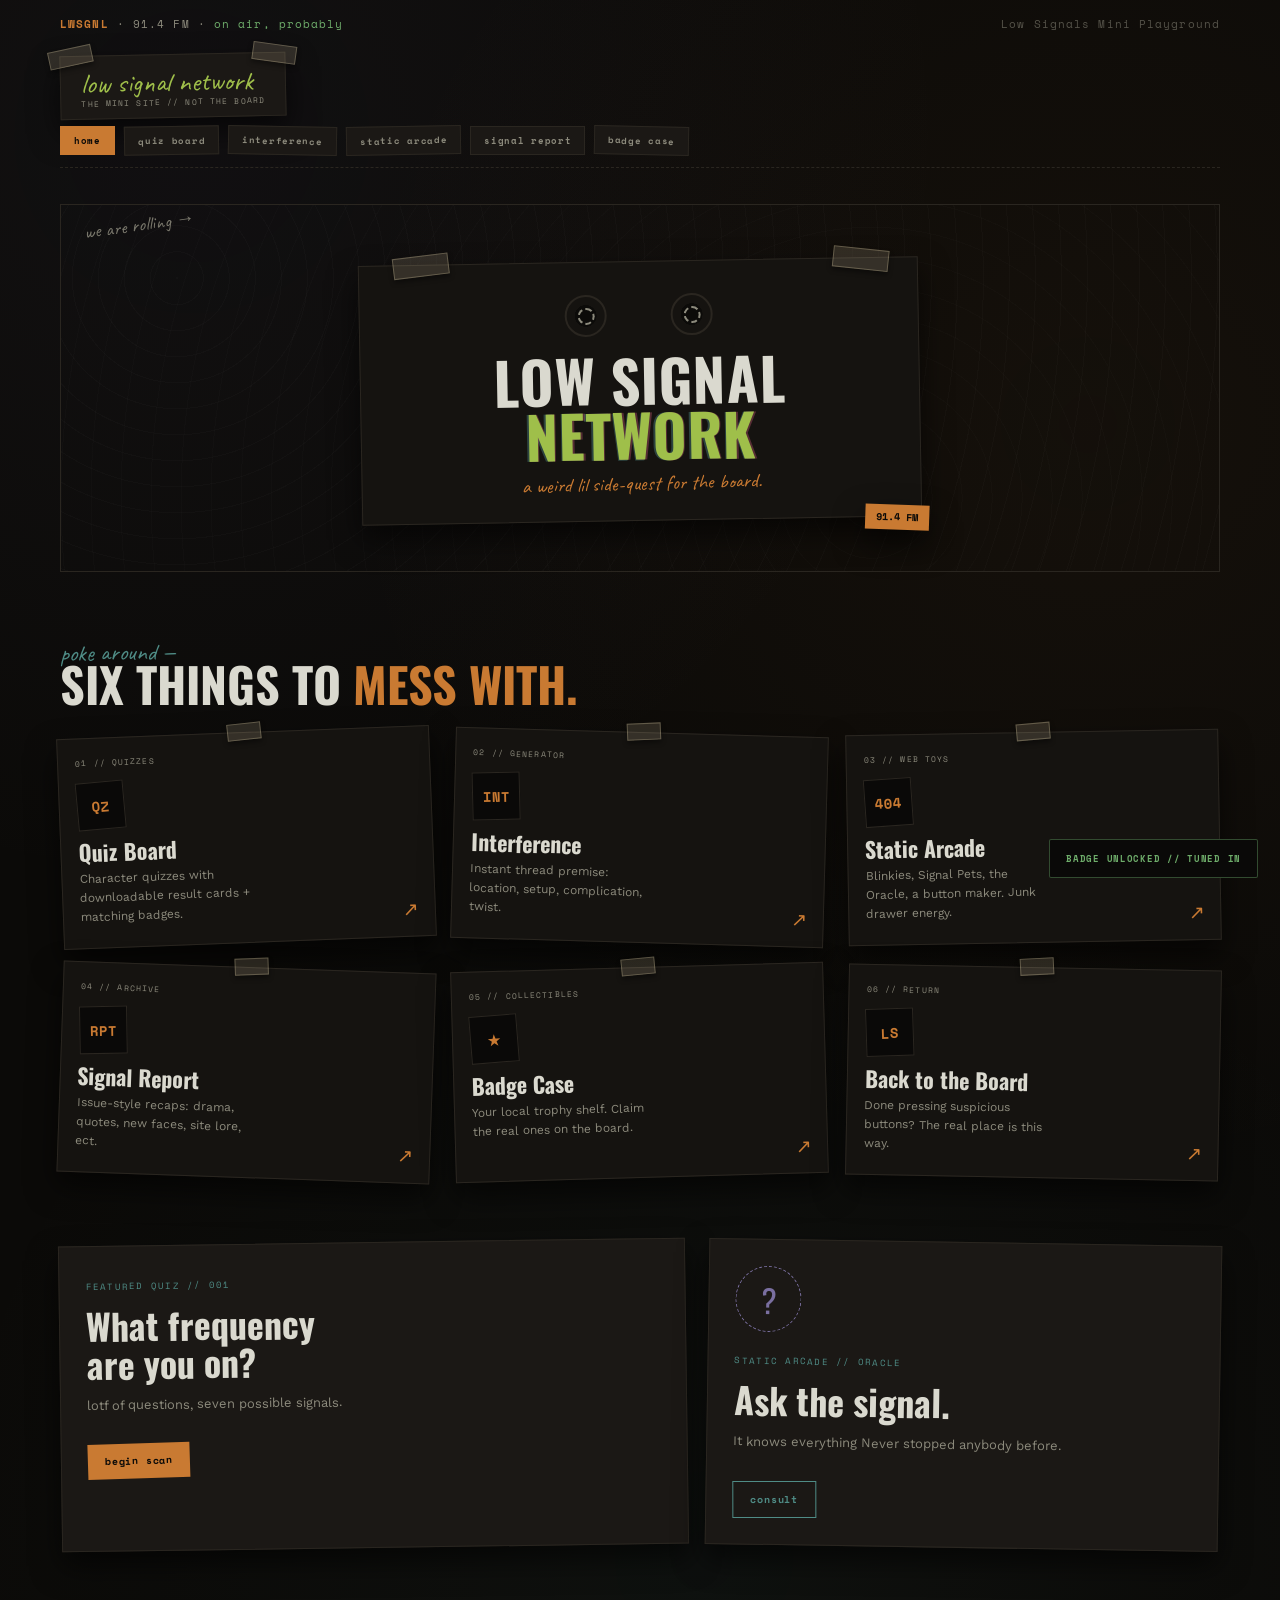
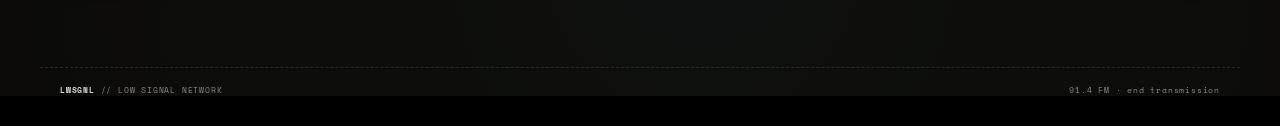
<file: index.html>
<!doctype html>
<html lang="en">
<head>
<meta charset="utf-8">
<meta name="viewport" content="width=device-width,initial-scale=1">
<title>Home // Low Signal Network</title>
<meta name="theme-color" content="#0B0A08">
<link rel="preconnect" href="https://fonts.googleapis.com">
<link rel="preconnect" href="https://fonts.gstatic.com" crossorigin>
<link href="https://fonts.googleapis.com/css2?family=Caveat:wght@400..700&family=Oswald:wght@400;500;600;700&family=Space+Mono:ital,wght@0,400;0,700;1,400&family=Work+Sans:ital,wght@0,300..800;1,300..800&display=swap" rel="stylesheet">
<link rel="stylesheet" href="styles.css">
</head>
<body>

<div class="ls-head">
<div class="ls-topline">
  <span><b>LWSGNL</b> · 91.4 FM · <span class="blink">on air, probably</span></span>
  <span class="ls-topline-r">Low Signals Mini Playground</span>
</div>

<a href="index.html" style="text-decoration:none">
<div class="ls-label">
  <span>low signal network</span>
  <small>THE MINI SITE // NOT THE BOARD</small>
</div>
</a>

<nav class="ls-nav"><a href="index.html" class="active">HOME</a><a href="quiz-board.html" class="">QUIZ BOARD</a><a href="interference.html" class="">INTERFERENCE</a><a href="static-arcade.html" class="">STATIC ARCADE</a><a href="signal-report.html" class="">SIGNAL REPORT</a><a href="badge-case.html" class="">BADGE CASE</a></nav>
</div>

<main id="page">

  <section class="ls2-hero">
    <span class="ls2-scribble a">we are rolling &#8594;</span>
    
    <div class="ls2-cassette">
      <div class="ls2-reels"><i></i><i></i></div>
      <h1><span data-glitch-in>LOW SIGNAL</span> <em data-glitch-in>NETWORK</em></h1>
      <p class="tag">a weird lil side-quest for the board.</p>
      <div class="ls2-freq">91.4 FM</div>
    </div>
  </section>

  <section>
    <div class="ls2-heading">
      <span class="hand">poke around —</span>
      <h2>SIX THINGS TO <span>MESS WITH.</span></h2>
    </div>
    <div class="ls2-board">
      <a class="ls2-pin" href="quiz-board.html">
        <b class="ch">01 // QUIZZES</b>
        <div class="stamp">QZ</div>
        <h3>Quiz Board</h3>
        <p>Character quizzes with downloadable result cards + matching badges.</p>
        <span class="go">↗</span>
      </a>
      <a class="ls2-pin" href="interference.html">
        <b class="ch">02 // GENERATOR</b>
        <div class="stamp">INT</div>
        <h3>Interference</h3>
        <p>Instant thread premise: location, setup, complication, twist.</p>
        <span class="go">↗</span>
      </a>
      <a class="ls2-pin" href="static-arcade.html">
        <b class="ch">03 // WEB TOYS</b>
        <div class="stamp">404</div>
        <h3>Static Arcade</h3>
        <p>Blinkies, Signal Pets, the Oracle, a button maker. Junk drawer energy.</p>
        <span class="go">↗</span>
      </a>
      <a class="ls2-pin" href="signal-report.html">
        <b class="ch">04 // ARCHIVE</b>
        <div class="stamp">RPT</div>
        <h3>Signal Report</h3>
        <p>Issue-style recaps: drama, quotes, new faces, site lore, ect.</p>
        <span class="go">↗</span>
      </a>
      <a class="ls2-pin" href="badge-case.html">
        <b class="ch">05 // COLLECTIBLES</b>
        <div class="stamp">★</div>
        <h3>Badge Case</h3>
        <p>Your local trophy shelf. Claim the real ones on the board.</p>
        <span class="go">↗</span>
      </a>
      <a class="ls2-pin" href="https://lowsignal.jcink.net/" target="_blank" rel="noreferrer">
        <b class="ch">06 // RETURN</b>
        <div class="stamp">LS</div>
        <h3>Back to the Board</h3>
        <p>Done pressing suspicious buttons? The real place is this way.</p>
        <span class="go">↗</span>
      </a>
    </div>
  </section>

  <section class="ls2-featured">
    <div class="ls2-mix">
      <span class="eyebrow">FEATURED QUIZ // 001</span>
      <h2>What frequency<br>are you on?</h2>
      <p>lotf of questions, seven possible signals.</p>
      <a class="btn" href="quiz.html?id=frequency">begin scan</a>
    </div>
    <div class="ls2-mix">
      <div class="ls2-orb">?</div>
      <span class="eyebrow">STATIC ARCADE // ORACLE</span>
      <h3>Ask the signal.</h3>
      <p>It knows everything Never stopped anybody before.</p>
      <a class="btn alt" href="static-arcade.html#oracle">consult</a>
    </div>
  </section>

</main>

<footer class="network-footer">
  <span><b>LWSGNL</b> // LOW SIGNAL NETWORK</span>
  <span>91.4 FM · end transmission</span>
</footer>

<div class="toast" data-toast></div>
<script src="config.js"></script>
<script src="pets.js"></script>
<script src="app.js"></script>
<script src="effects.js"></script>

</body>
</html>
</file>
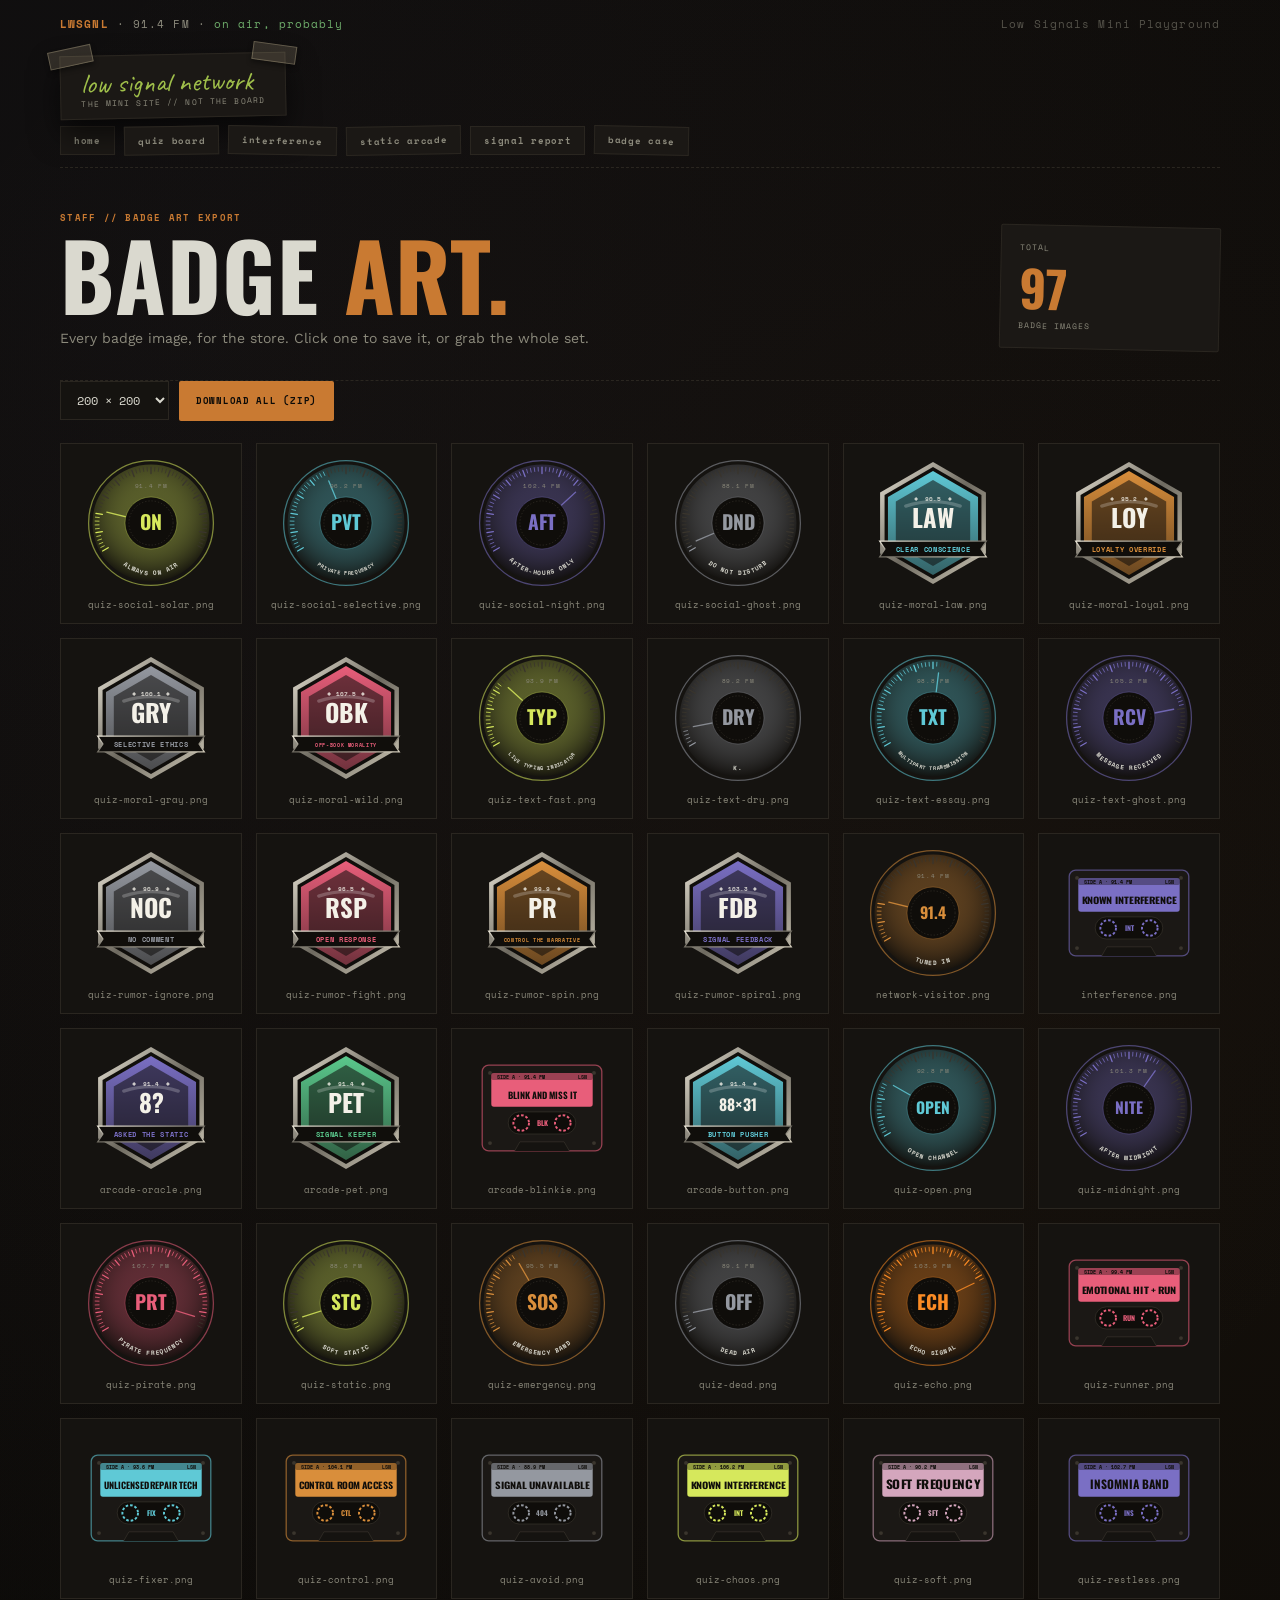
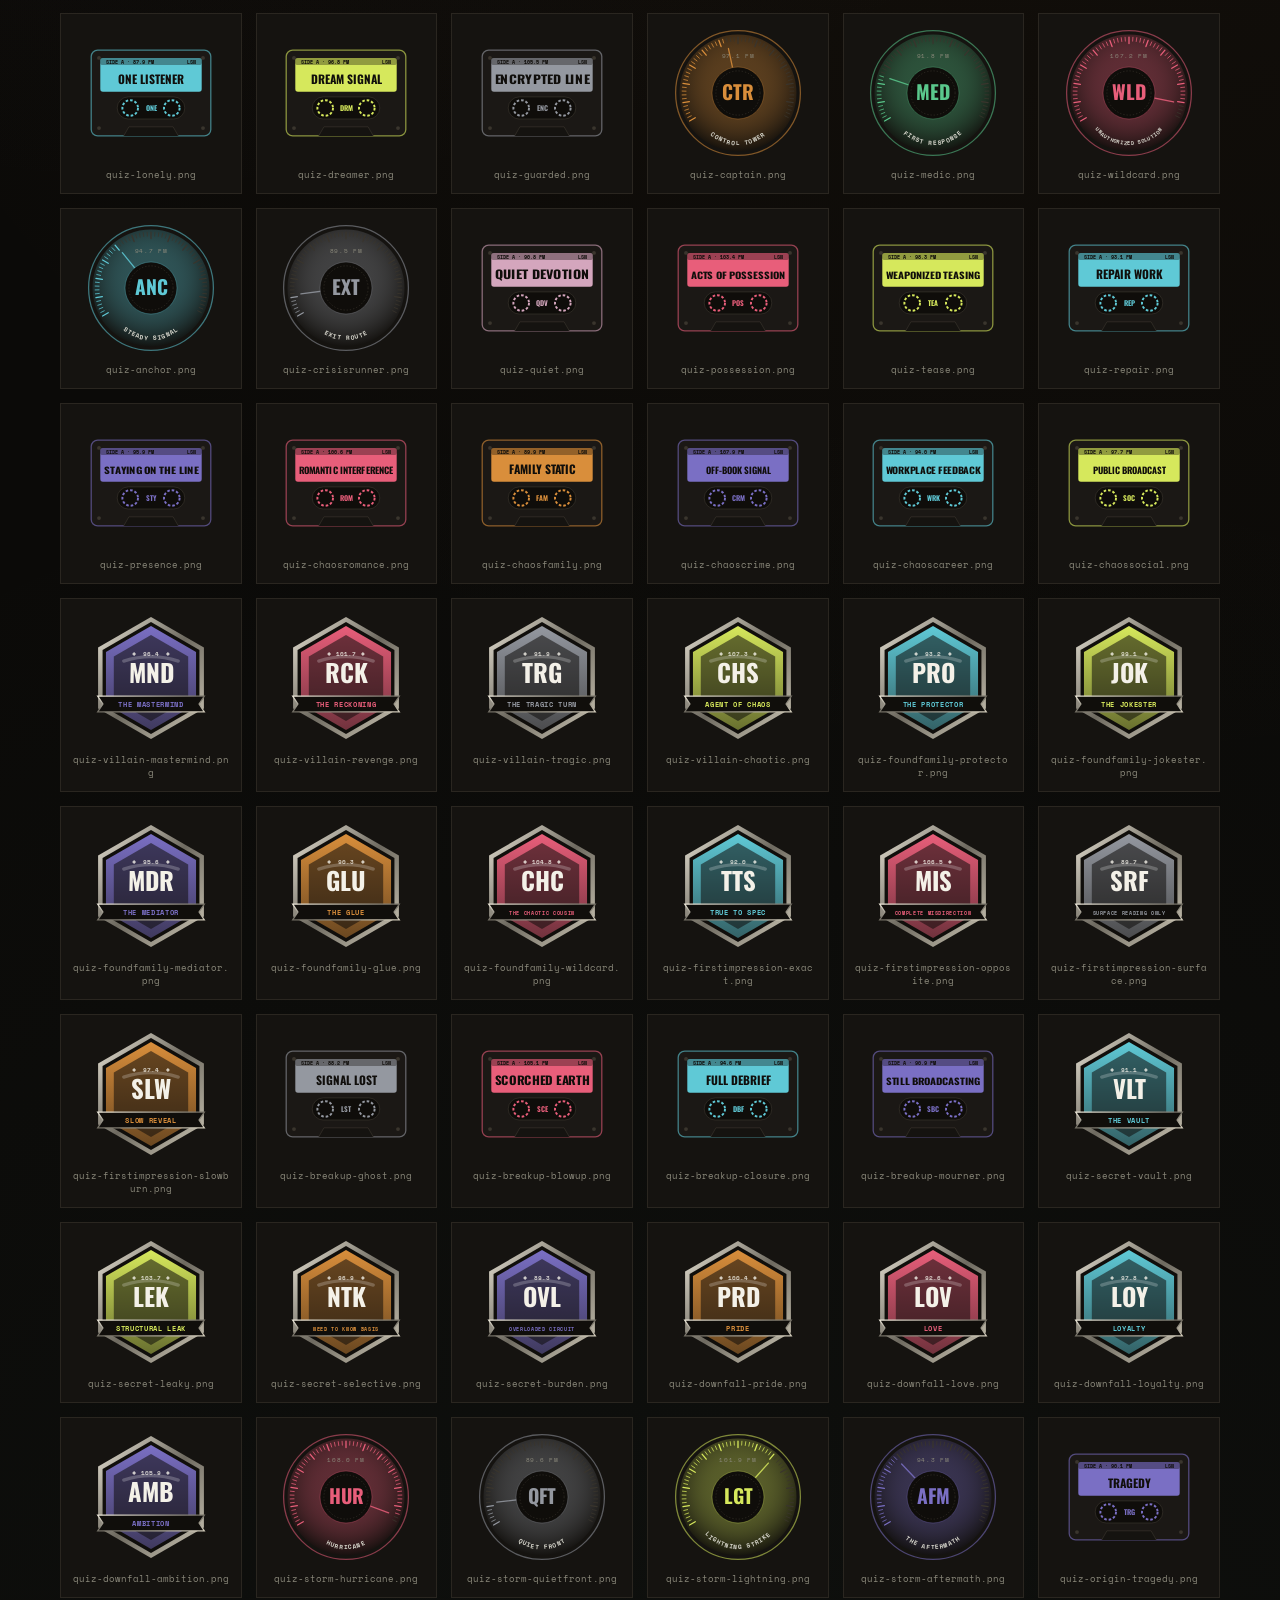
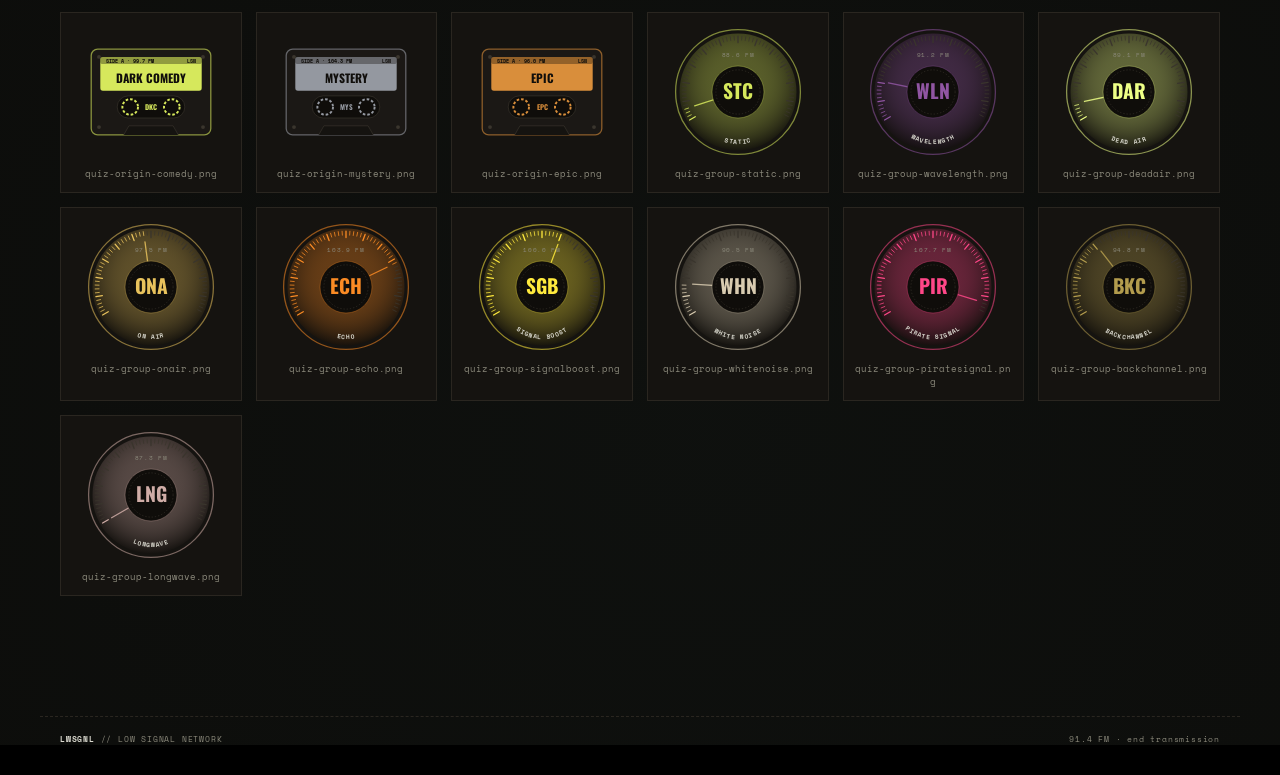
<file: badge-art.html>
<!doctype html>
<html lang="en" data-theme="dark">
<head> 
<meta charset="utf-8">
<meta name="viewport" content="width=device-width,initial-scale=1">
<title>Badge Art // Low Signal Network</title>
<meta name="robots" content="noindex">
<meta name="theme-color" content="#0A0A0A">
<link rel="preconnect" href="https://fonts.googleapis.com">
<link rel="preconnect" href="https://fonts.gstatic.com" crossorigin>
<link href="https://fonts.googleapis.com/css2?family=Caveat:wght@400..700&family=Oswald:wght@400;500;600;700&family=Space+Mono:ital,wght@0,400;0,700;1,400&family=Work+Sans:ital,wght@0,300..800;1,300..800&display=swap" rel="stylesheet">
<link rel="stylesheet" href="styles.css">
</head>
<body>
<div class="ls-head">
<div class="ls-topline">
  <span><b>LWSGNL</b> · 91.4 FM · <span class="blink">on air, probably</span></span>
  <span class="ls-topline-r">Low Signals Mini Playground</span>
</div>

<a href="index.html" style="text-decoration:none">
<div class="ls-label">
  <span>low signal network</span>
  <small>THE MINI SITE // NOT THE BOARD</small>
</div>
</a>

<nav class="ls-nav"><a href="index.html" class="">HOME</a><a href="quiz-board.html" class="">QUIZ BOARD</a><a href="interference.html" class="">INTERFERENCE</a><a href="static-arcade.html" class="">STATIC ARCADE</a><a href="signal-report.html" class="">SIGNAL REPORT</a><a href="badge-case.html" class="">BADGE CASE</a></nav>
</div>

<main id="page">
<section class="page-title">
  <div>
    <span class="eyebrow">STAFF // BADGE ART EXPORT</span>
    <h1>BADGE <span>ART.</span></h1>
    <p>Every badge image, for the store. Click one to save it, or grab the whole set.</p>
  </div>
  <div class="badge-tally"><span>TOTAL</span><strong><b data-art-count>0</b></strong><small>BADGE IMAGES</small></div>
</section>
<section class="art-tools">
  <select data-art-size>
    <option value="100">100 × 100</option>
    <option value="150">150 × 150</option>
    <option value="200" selected>200 × 200</option>
    <option value="300">300 × 300</option>
    <option value="400">400 × 400</option>
  </select>
  <button class="radio-btn primary" data-art-zip>DOWNLOAD ALL (ZIP)</button>
  <span class="muted" data-art-status></span>
</section>
<section class="art-sheet" data-art-sheet></section>
</main>

<footer class="network-footer">
  <span><b>LWSGNL</b> // LOW SIGNAL NETWORK</span>
  <span>91.4 FM · end transmission</span>
</footer>

<div class="toast" data-toast></div>
<script src="config.js"></script>
<script src="pets.js"></script>
<script src="badge-art.js"></script>
<script src="app.js"></script>
<script src="effects.js"></script>

<script>
document.addEventListener("DOMContentLoaded",()=>{
  const sheet=document.querySelector("[data-art-sheet]"),sizeSel=document.querySelector("[data-art-size]"),status=document.querySelector("[data-art-status]");
  document.querySelector("[data-art-count]").textContent=LSN_BADGES.length;
  sheet.innerHTML=LSN_BADGES.map(b=>`<div class="art-tile" data-id="${b.id}" title="Save ${b.name}"><div class="badge-art">${LSNArt.svg(b)}</div><small>${b.id}.png</small></div>`).join("");
  sheet.addEventListener("click",async e=>{
    const t=e.target.closest(".art-tile");if(!t)return;
    const b=LSN_BADGES.find(x=>x.id===t.dataset.id);
    LSNArt.save(await LSNArt.png(b,+sizeSel.value),b.id+".png");
  });
  document.querySelector("[data-art-zip]").addEventListener("click",async e=>{
    const btn=e.currentTarget;btn.disabled=true;const px=+sizeSel.value,files=[];
    for(let i=0;i<LSN_BADGES.length;i++){const b=LSN_BADGES[i];status.textContent=`rendering ${i+1}/${LSN_BADGES.length}`;files.push({name:b.id+".png",blob:await LSNArt.png(b,px)})}
    LSNArt.save(await LSNArt.zip(files),`lsn-badges-${px}px.zip`);status.textContent="done";btn.disabled=false;
  });
});
</script>
</body>
</html>
</file>
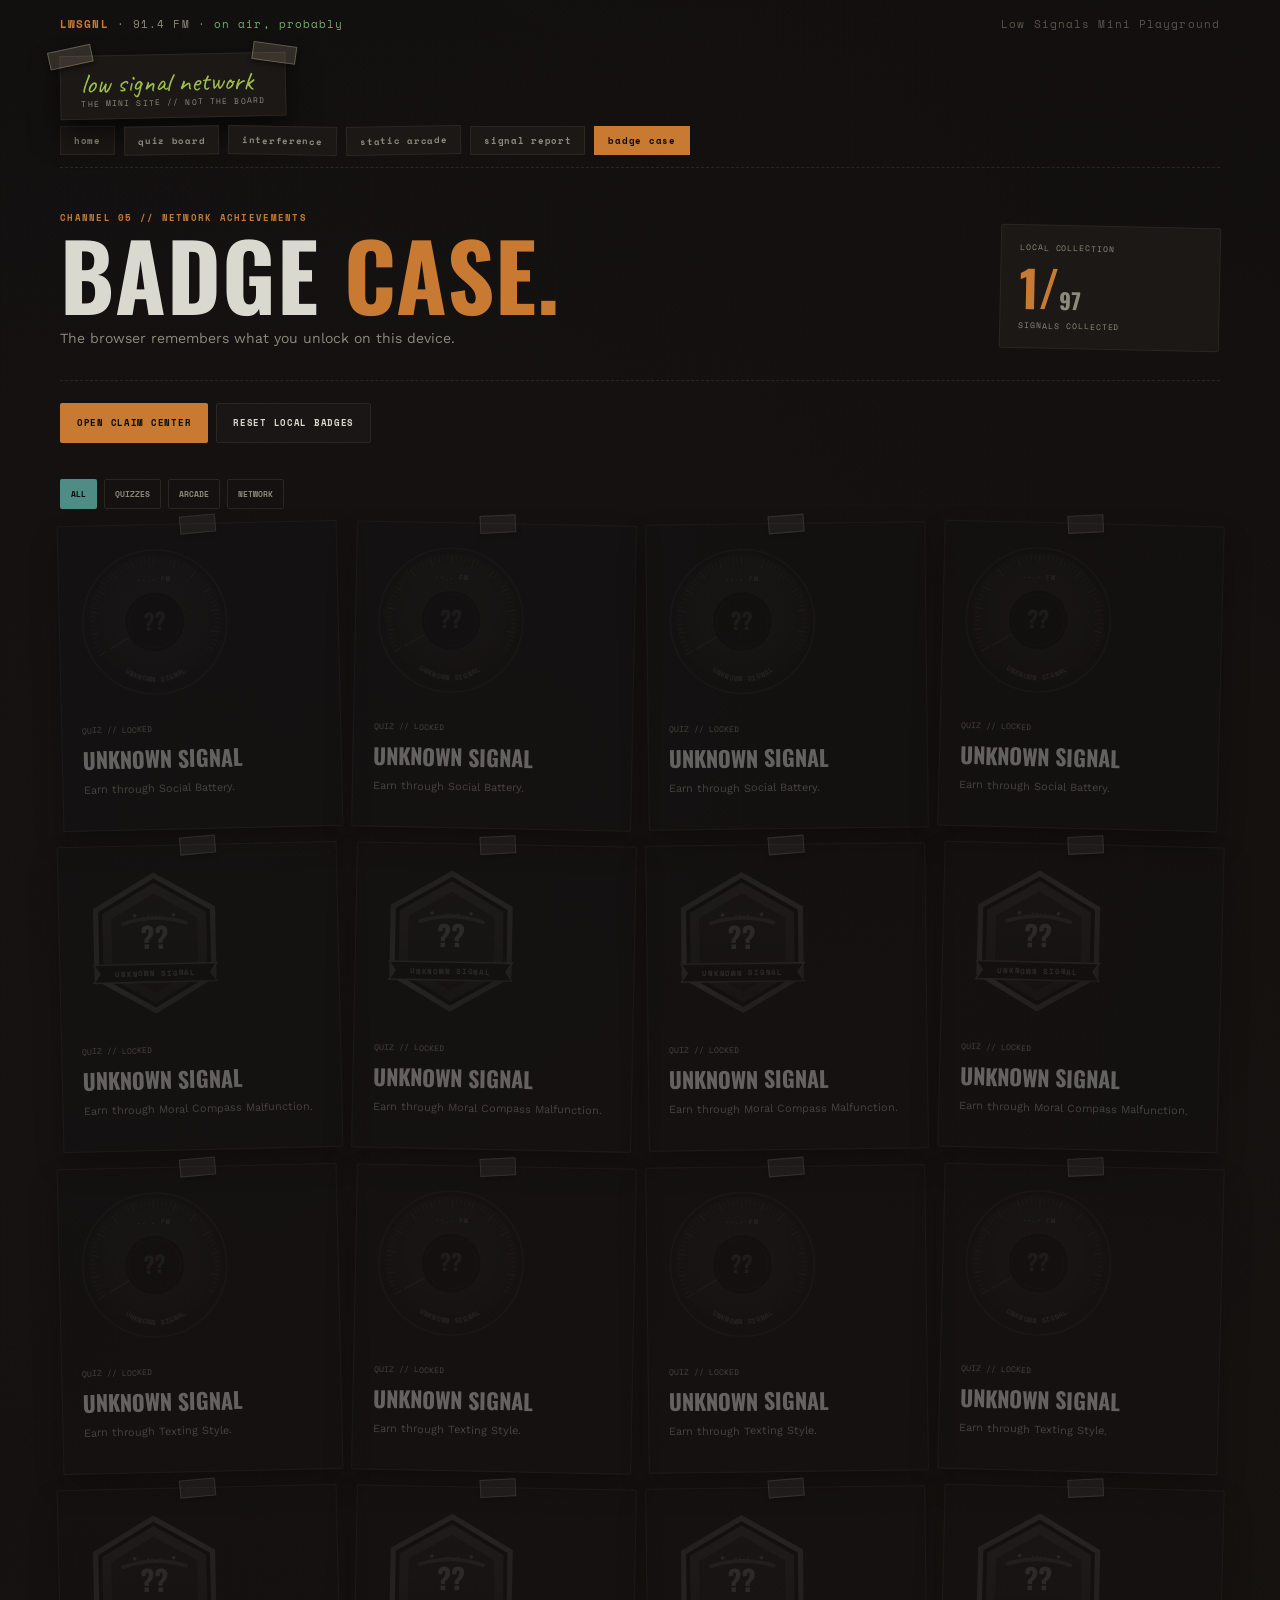
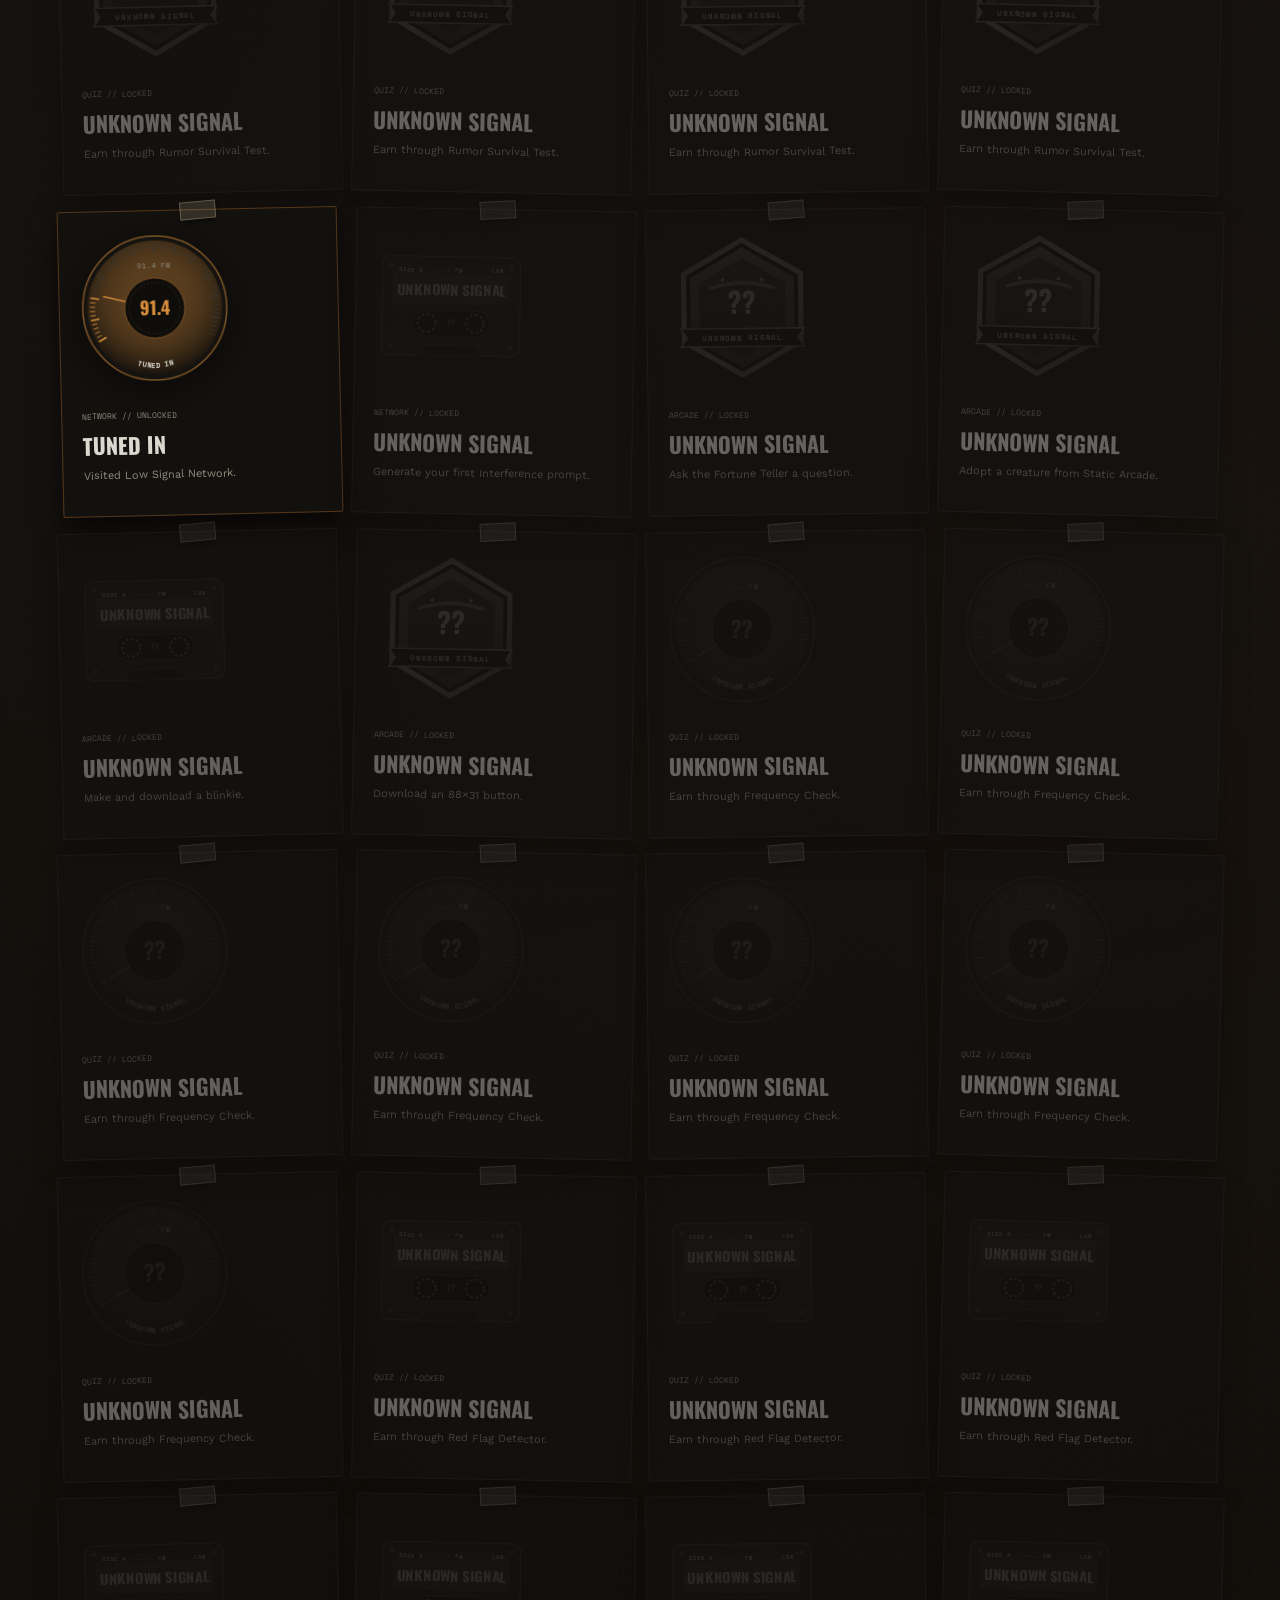
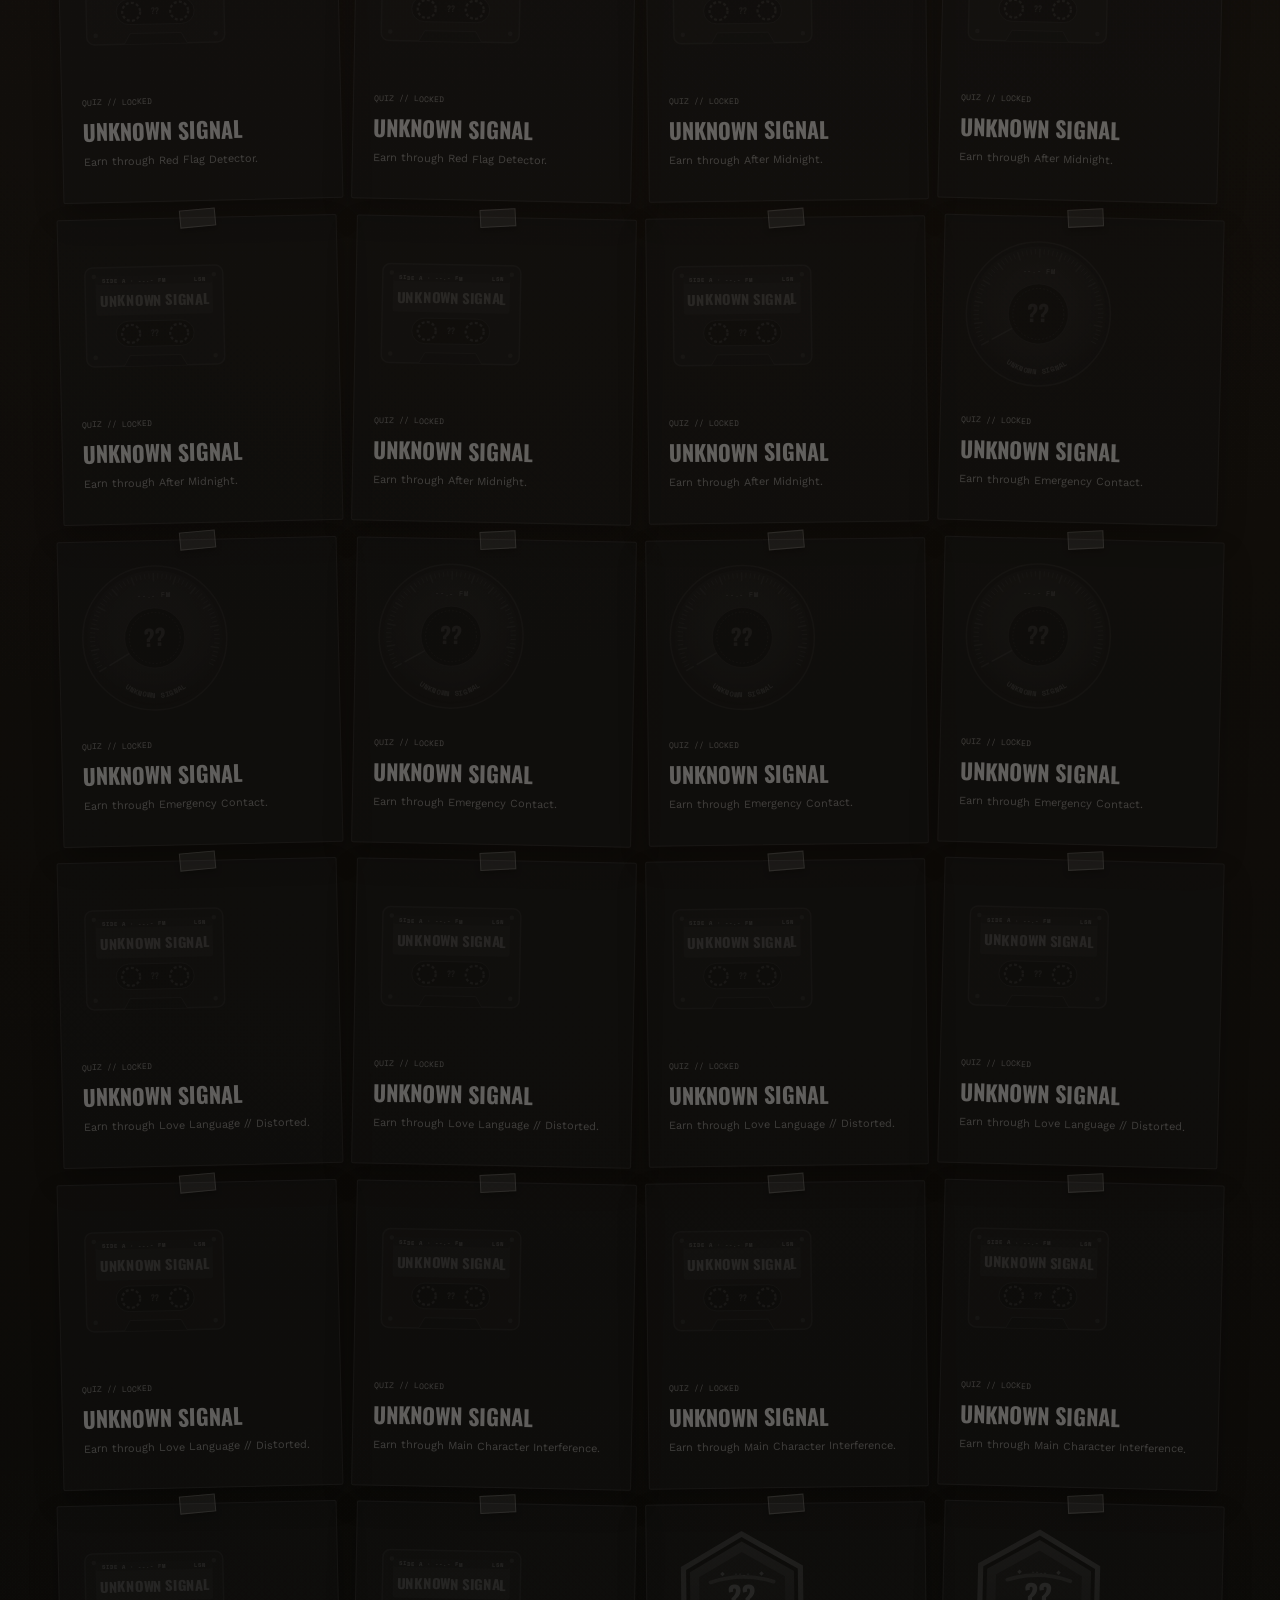
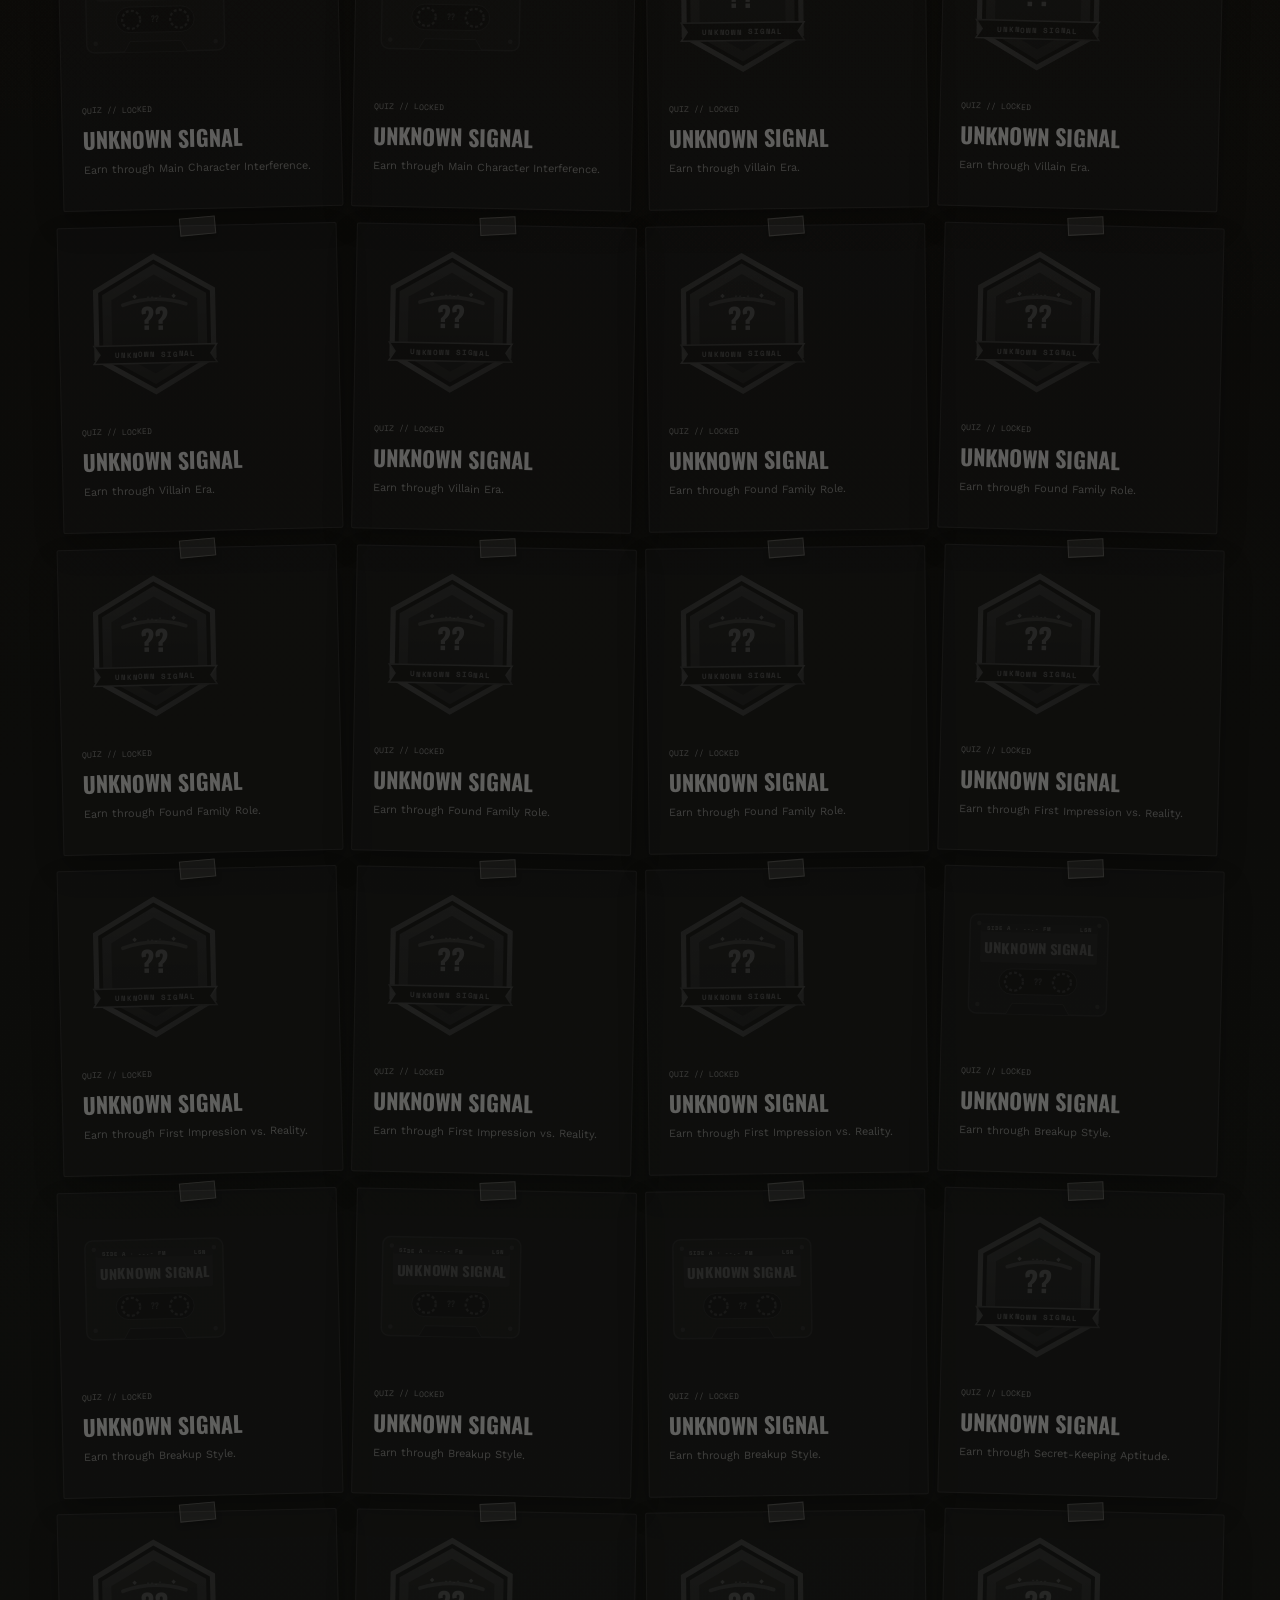
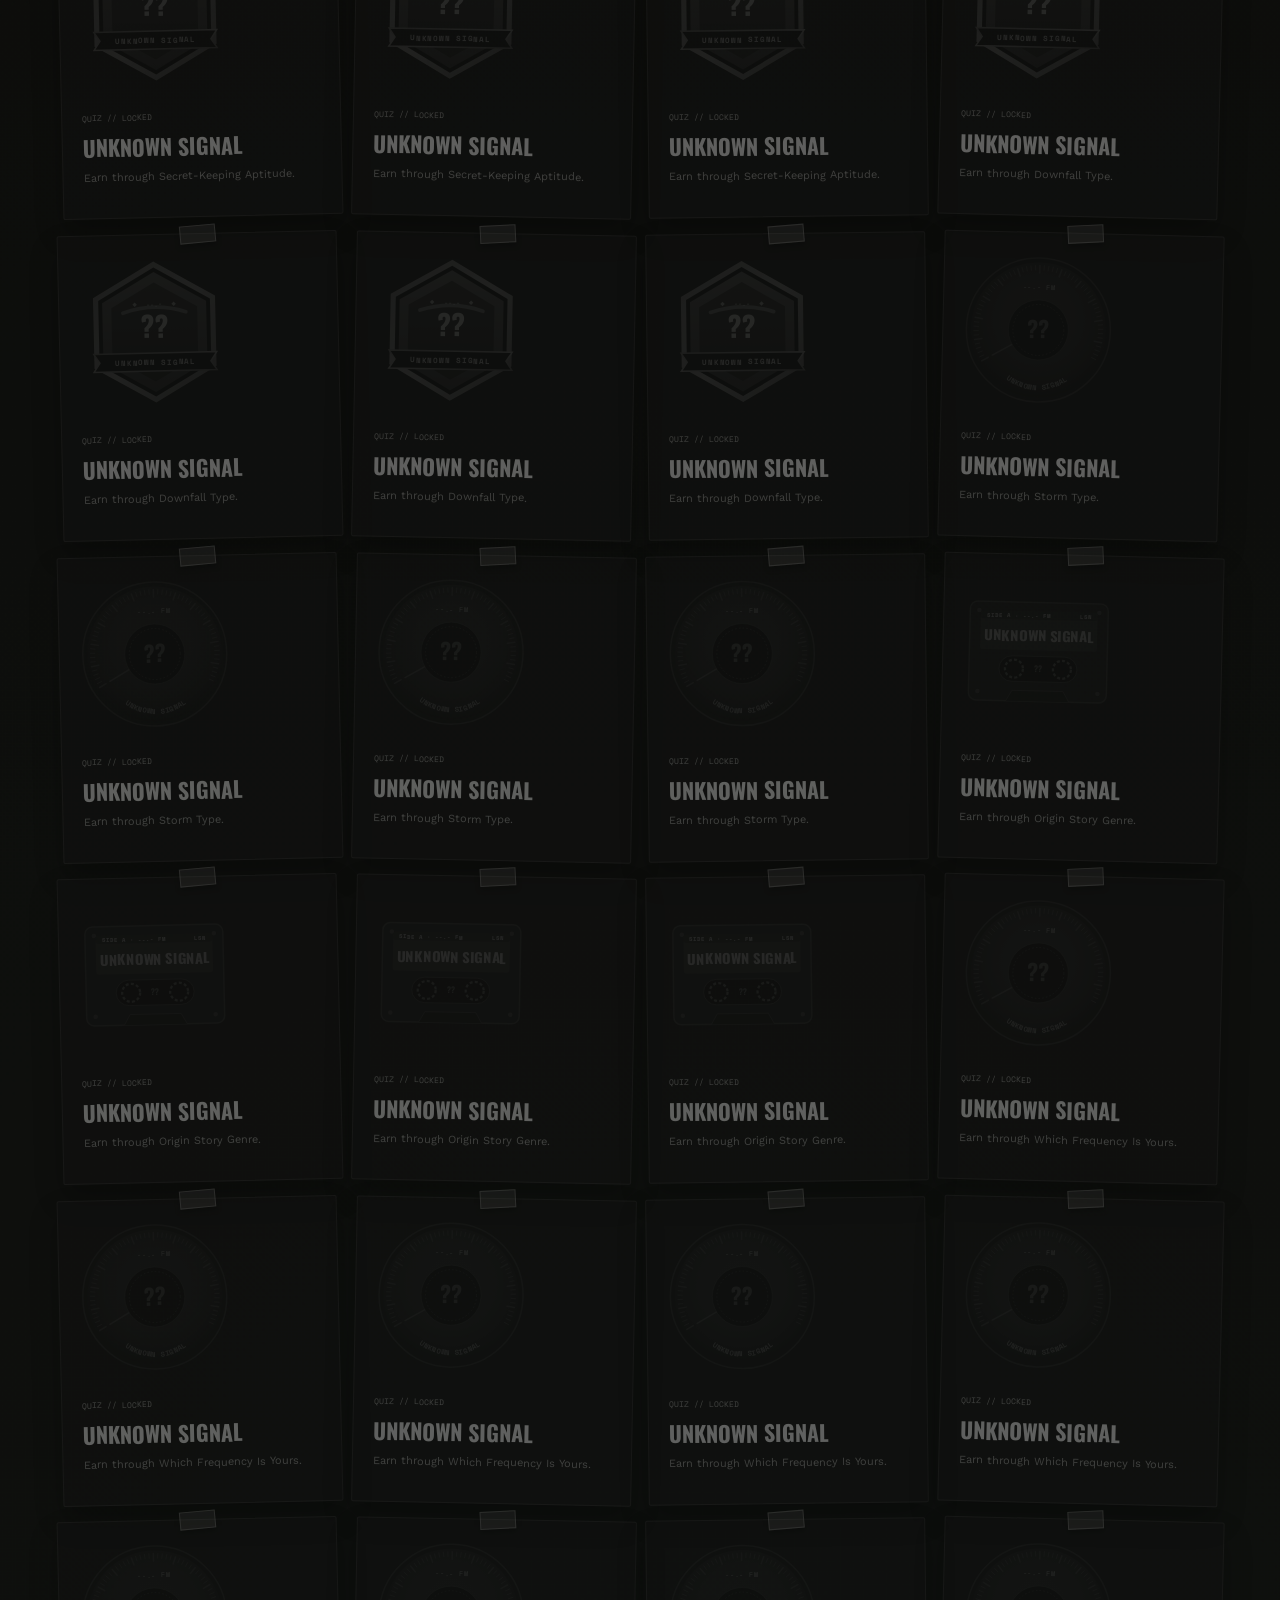
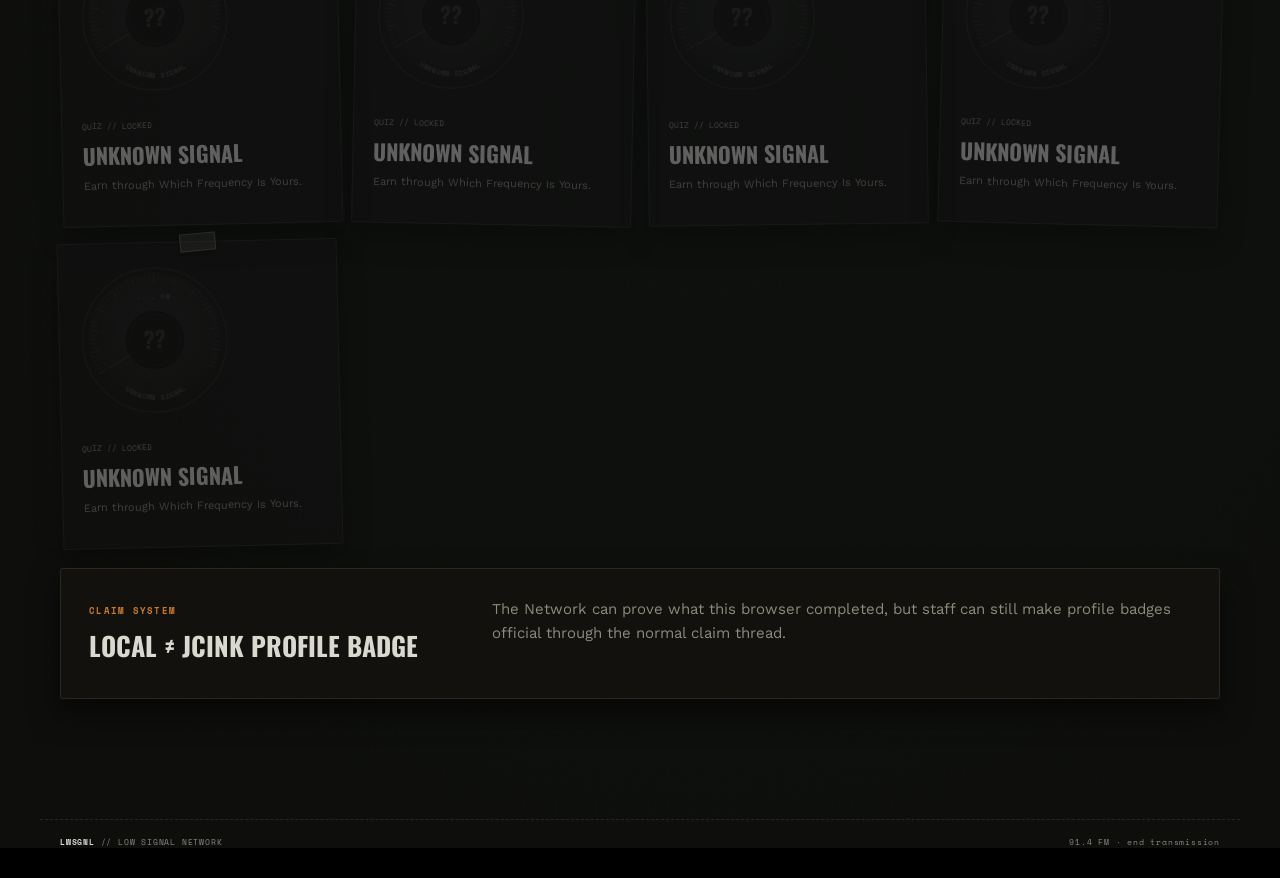
<file: badge-case.html>
<!doctype html> 
<html lang="en" data-theme="dark">
<head>
<meta charset="utf-8">
<meta name="viewport" content="width=device-width,initial-scale=1">
<title>Badge Case // Low Signal Network</title>
<meta name="theme-color" content="#0A0A0A">
<link rel="preconnect" href="https://fonts.googleapis.com">
<link rel="preconnect" href="https://fonts.gstatic.com" crossorigin>
<link href="https://fonts.googleapis.com/css2?family=Caveat:wght@400..700&family=Oswald:wght@400;500;600;700&family=Space+Mono:ital,wght@0,400;0,700;1,400&family=Work+Sans:ital,wght@0,300..800;1,300..800&display=swap" rel="stylesheet">
<link rel="stylesheet" href="styles.css">
</head>
<body>
<div class="ls-head">
<div class="ls-topline">
  <span><b>LWSGNL</b> · 91.4 FM · <span class="blink">on air, probably</span></span>
  <span class="ls-topline-r">Low Signals Mini Playground</span>
</div>

<a href="index.html" style="text-decoration:none">
<div class="ls-label">
  <span>low signal network</span>
  <small>THE MINI SITE // NOT THE BOARD</small>
</div>
</a>

<nav class="ls-nav"><a href="index.html" class="">HOME</a><a href="quiz-board.html" class="">QUIZ BOARD</a><a href="interference.html" class="">INTERFERENCE</a><a href="static-arcade.html" class="">STATIC ARCADE</a><a href="signal-report.html" class="">SIGNAL REPORT</a><a href="badge-case.html" class="active">BADGE CASE</a></nav>
</div>

<main id="page">

<section class="page-title">
  <div>
    <span class="eyebrow">CHANNEL 05 // NETWORK ACHIEVEMENTS</span>
    <h1>BADGE <span>CASE.</span></h1>
    <p>The browser remembers what you unlock on this device.</p>
  </div>
  <div class="badge-tally">
    <span>LOCAL COLLECTION</span>
    <strong><b data-badge-count>0</b>/<i data-badge-total>0</i></strong>
    <small>SIGNALS COLLECTED</small>
  </div>
</section>

<section class="claim-center-link"><a class="radio-btn primary" href="claim-center.html">OPEN CLAIM CENTER</a><button class="radio-btn" data-reset-badges>RESET LOCAL BADGES</button></section>
<section class="badge-filters">
  <button class="active" data-badge-filter="all">ALL</button>
  <button data-badge-filter="quiz">QUIZZES</button>
  <button data-badge-filter="arcade">ARCADE</button>
  <button data-badge-filter="network">NETWORK</button>
</section>

<section class="badge-grid" data-badge-grid></section>

<section class="radio-panel badge-help">
  <div><span class="eyebrow">CLAIM SYSTEM</span><h3>LOCAL ≠ JCINK PROFILE BADGE</h3></div>
  <p>The Network can prove what this browser completed, but staff can still make profile badges official through the normal claim thread. </p>
</section>

</main>

<footer class="network-footer">
  <span><b>LWSGNL</b> // LOW SIGNAL NETWORK</span>
  <span>91.4 FM · end transmission</span>
</footer>

<div class="toast" data-toast></div>
<script src="config.js"></script>
<script src="pets.js"></script>
<script src="badge-art.js"></script>
<script src="app.js"></script>
<script src="effects.js"></script>

</body>
</html>
</file>
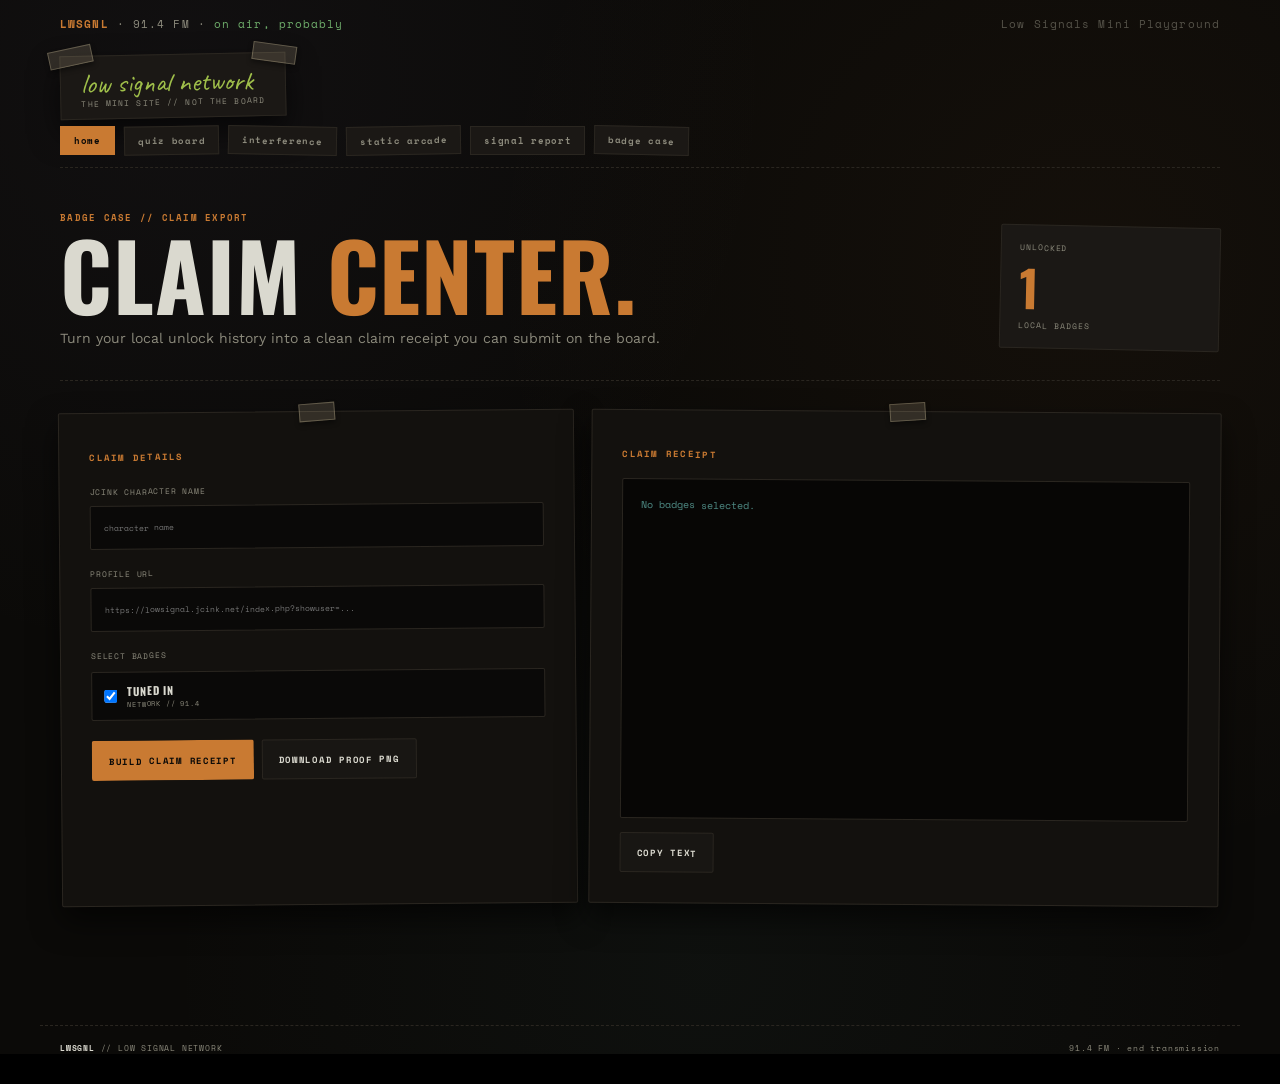
<file: claim-center.html>
<!doctype html>
<html lang="en" data-theme="dark">
<head>
<meta charset="utf-8">
<meta name="viewport" content="width=device-width,initial-scale=1">
<title>Claim Center // Low Signal Network</title>
<meta name="theme-color" content="#0A0A0A">
<link rel="preconnect" href="https://fonts.googleapis.com">
<link rel="preconnect" href="https://fonts.gstatic.com" crossorigin>
<link href="https://fonts.googleapis.com/css2?family=Caveat:wght@400..700&family=Oswald:wght@400;500;600;700&family=Space+Mono:ital,wght@0,400;0,700;1,400&family=Work+Sans:ital,wght@0,300..800;1,300..800&display=swap" rel="stylesheet">
<link rel="stylesheet" href="styles.css">
</head>
<body>
<div class="ls-head">
<div class="ls-topline">
  <span><b>LWSGNL</b> · 91.4 FM · <span class="blink">on air, probably</span></span>
  <span class="ls-topline-r">Low Signals Mini Playground</span>
</div>

<a href="index.html" style="text-decoration:none">
<div class="ls-label">
  <span>low signal network</span>
  <small>THE MINI SITE // NOT THE BOARD</small>
</div>
</a>

<nav class="ls-nav"><a href="index.html" class="active">HOME</a><a href="quiz-board.html" class="">QUIZ BOARD</a><a href="interference.html" class="">INTERFERENCE</a><a href="static-arcade.html" class="">STATIC ARCADE</a><a href="signal-report.html" class="">SIGNAL REPORT</a><a href="badge-case.html" class="">BADGE CASE</a></nav>
</div>

<main id="page">

<section class="page-title"><div><span class="eyebrow">BADGE CASE // CLAIM EXPORT</span><h1>CLAIM <span>CENTER.</span></h1><p>Turn your local unlock history into a clean claim receipt you can submit on the board.</p></div><div class="badge-tally"><span>UNLOCKED</span><strong><b data-claim-count>0</b></strong><small>LOCAL BADGES</small></div></section>
<section class="claim-layout">
  <div class="radio-panel claim-form"><span class="eyebrow">CLAIM DETAILS</span><label>JCINK CHARACTER NAME<input data-claim-character placeholder="character name"></label><label>PROFILE URL<input data-claim-profile placeholder="https://lowsignal.jcink.net/index.php?showuser=..."></label><label>SELECT BADGES<div class="claim-checks" data-claim-checks></div></label><div class="claim-actions"><button class="radio-btn primary" data-build-claim>BUILD CLAIM RECEIPT</button><button class="radio-btn" data-download-proof>DOWNLOAD PROOF PNG</button></div></div>
  <div class="radio-panel claim-output"><span class="display-label">CLAIM RECEIPT</span><pre data-claim-output>No badges selected.</pre><button class="radio-btn" data-copy-claim>COPY TEXT</button></div>
</section>

</main>

<footer class="network-footer">
  <span><b>LWSGNL</b> // LOW SIGNAL NETWORK</span>
  <span>91.4 FM · end transmission</span>
</footer>

<div class="toast" data-toast></div>
<script src="config.js"></script>
<script src="pets.js"></script>
<script src="app.js"></script>
<script src="effects.js"></script>

</body>
</html>
</file>
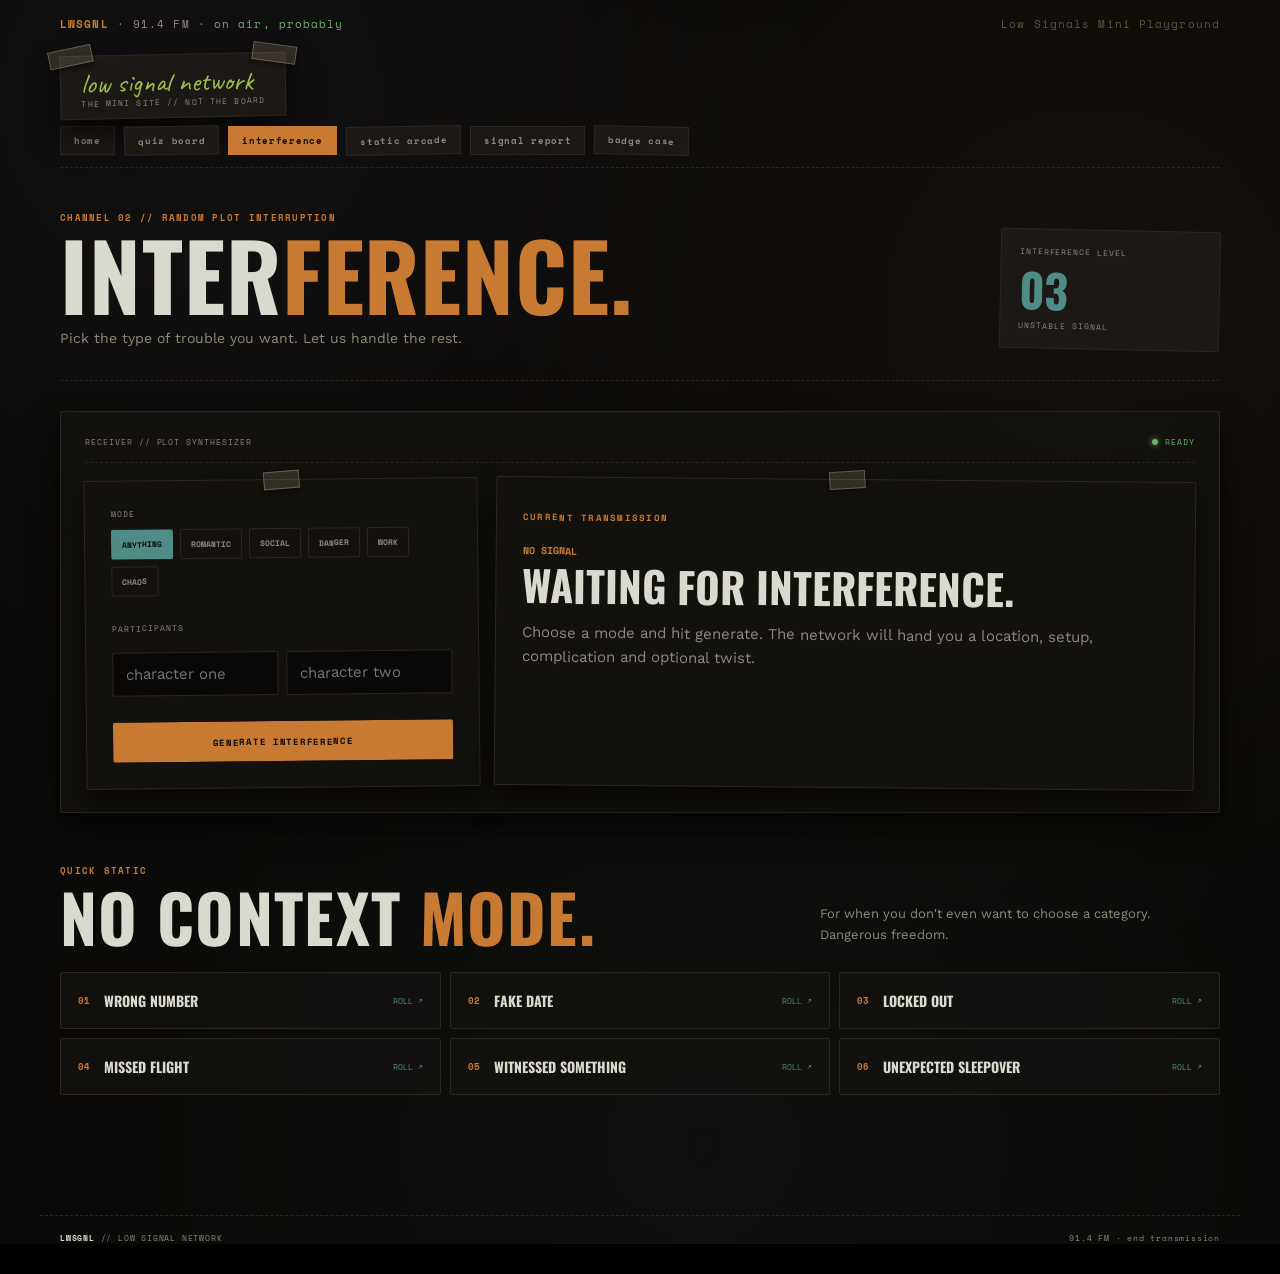
<file: interference.html>
<!doctype html>
<html lang="en" data-theme="dark">
<head>
<meta charset="utf-8">
<meta name="viewport" content="width=device-width,initial-scale=1">
<title>Interference // Low Signal Network</title>
<meta name="theme-color" content="#0A0A0A">
<link rel="preconnect" href="https://fonts.googleapis.com">
<link rel="preconnect" href="https://fonts.gstatic.com" crossorigin>
<link href="https://fonts.googleapis.com/css2?family=Caveat:wght@400..700&family=Oswald:wght@400;500;600;700&family=Space+Mono:ital,wght@0,400;0,700;1,400&family=Work+Sans:ital,wght@0,300..800;1,300..800&display=swap" rel="stylesheet">
<link rel="stylesheet" href="styles.css">
</head>
<body>
<div class="ls-head">
<div class="ls-topline">
  <span><b>LWSGNL</b> · 91.4 FM · <span class="blink">on air, probably</span></span>
  <span class="ls-topline-r">Low Signals Mini Playground</span>
</div>

<a href="index.html" style="text-decoration:none">
<div class="ls-label">
  <span>low signal network</span>
  <small>THE MINI SITE // NOT THE BOARD</small>
</div>
</a>

<nav class="ls-nav"><a href="index.html" class="">HOME</a><a href="quiz-board.html" class="">QUIZ BOARD</a><a href="interference.html" class="active">INTERFERENCE</a><a href="static-arcade.html" class="">STATIC ARCADE</a><a href="signal-report.html" class="">SIGNAL REPORT</a><a href="badge-case.html" class="">BADGE CASE</a></nav>
</div>

<main id="page">

<section class="page-title">
  <div>
    <span class="eyebrow">CHANNEL 02 // RANDOM PLOT INTERRUPTION</span>
    <h1>INTER<span>FERENCE.</span></h1>
    <p>Pick the type of trouble you want. Let us handle the rest.</p>
  </div>
  <div class="page-frequency">
    <span>INTERFERENCE LEVEL</span>
    <strong data-int-level>03</strong>
    <small>UNSTABLE SIGNAL</small>
  </div>
</section>

<section class="interference-console radio-panel" data-interference>
  <div class="console-top">
    <span>RECEIVER // PLOT SYNTHESIZER</span>
    <span class="status-light"><i></i> READY</span>
  </div>

  <div class="interference-layout">
    <div class="int-controls">
      <div class="control-group">
        <label>MODE</label>
        <div class="filter-row" data-int-modes>
          <button class="active" data-mode="any">ANYTHING</button>
          <button data-mode="romantic">ROMANTIC</button>
          <button data-mode="social">SOCIAL</button>
          <button data-mode="danger">DANGER</button>
          <button data-mode="work">WORK</button>
          <button data-mode="chaos">CHAOS</button>
        </div>
      </div>

      <div class="control-group">
        <label>PARTICIPANTS</label>
        <div class="int-input-grid">
          <input data-char-a placeholder="character one">
          <input data-char-b placeholder="character two">
        </div>
      </div>

      <button class="radio-btn primary wide" data-generate-int>GENERATE INTERFERENCE</button>
    </div>

    <div class="int-display">
      <span class="display-label">CURRENT TRANSMISSION</span>
      <div class="int-id" data-int-id>NO SIGNAL</div>
      <h2 data-int-title>WAITING FOR INTERFERENCE.</h2>
      <p data-int-summary>Choose a mode and hit generate. The network will hand you a location, setup, complication and optional twist.</p>

      <div class="int-components hidden" data-int-components>
        <div><span>LOCATION</span><strong data-int-location></strong></div>
        <div><span>SETUP</span><strong data-int-setup></strong></div>
        <div><span>COMPLICATION</span><strong data-int-complication></strong></div>
        <div><span>OPTIONAL TWIST</span><strong data-int-twist></strong></div>
      </div>

      <div class="int-actions hidden" data-int-actions>
        <button class="radio-btn" data-reroll-one>REROLL COMPLICATION</button>
        <button class="radio-btn" data-copy-int>COPY PROMPT</button>
      </div>
    </div>
  </div>
</section>

<section class="network-section compact">
  <div class="network-heading">
    <div><span class="eyebrow">QUICK STATIC</span><h2>NO CONTEXT <span>MODE.</span></h2></div>
    <p>For when you don't even want to choose a category. Dangerous freedom.</p>
  </div>
  <div class="quick-chaos-grid" data-quick-chaos></div>
</section>

</main>

<footer class="network-footer">
  <span><b>LWSGNL</b> // LOW SIGNAL NETWORK</span>
  <span>91.4 FM · end transmission</span>
</footer>

<div class="toast" data-toast></div>
<script src="config.js"></script>
<script src="pets.js"></script>
<script src="app.js"></script>
<script src="effects.js"></script>

</body>
</html>
</file>
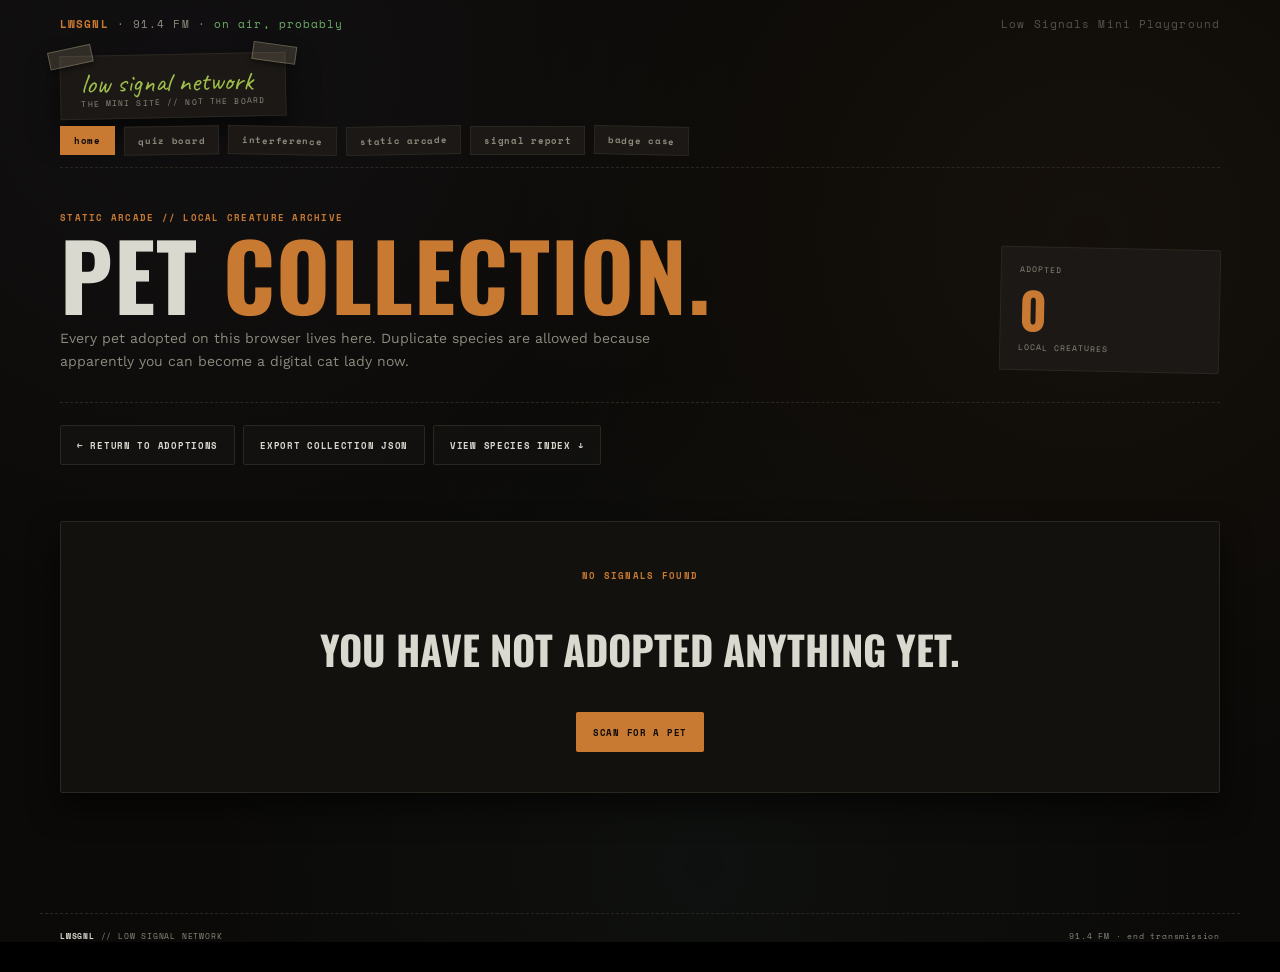
<file: pet-collection.html>
<!doctype html>
<html lang="en" data-theme="dark">
<head>
<meta charset="utf-8">
<meta name="viewport" content="width=device-width,initial-scale=1">
<title>Pet Collection // Low Signal Network</title>
<meta name="theme-color" content="#0A0A0A">
<link rel="preconnect" href="https://fonts.googleapis.com">
<link rel="preconnect" href="https://fonts.gstatic.com" crossorigin>
<link href="https://fonts.googleapis.com/css2?family=Caveat:wght@400..700&family=Oswald:wght@400;500;600;700&family=Space+Mono:ital,wght@0,400;0,700;1,400&family=Work+Sans:ital,wght@0,300..800;1,300..800&display=swap" rel="stylesheet">
<link rel="stylesheet" href="styles.css">
</head>
<body>
<div class="ls-head">
<div class="ls-topline">
  <span><b>LWSGNL</b> · 91.4 FM · <span class="blink">on air, probably</span></span>
  <span class="ls-topline-r">Low Signals Mini Playground</span>
</div>

<a href="index.html" style="text-decoration:none">
<div class="ls-label">
  <span>low signal network</span>
  <small>THE MINI SITE // NOT THE BOARD</small>
</div>
</a>

<nav class="ls-nav"><a href="index.html" class="active">HOME</a><a href="quiz-board.html" class="">QUIZ BOARD</a><a href="interference.html" class="">INTERFERENCE</a><a href="static-arcade.html" class="">STATIC ARCADE</a><a href="signal-report.html" class="">SIGNAL REPORT</a><a href="badge-case.html" class="">BADGE CASE</a></nav>
</div>

<main id="page">

<section class="page-title"><div><span class="eyebrow">STATIC ARCADE // LOCAL CREATURE ARCHIVE</span><h1>PET <span>COLLECTION.</span></h1><p>Every pet adopted on this browser lives here. Duplicate species are allowed because apparently you can become a digital cat lady now.</p></div><div class="badge-tally"><span>ADOPTED</span><strong><b data-pet-count>0</b></strong><small>LOCAL CREATURES</small></div></section>
<section class="collection-toolbar"><a class="radio-btn" href="static-arcade.html#pets">← RETURN TO ADOPTIONS</a><button class="radio-btn" data-export-pets>EXPORT COLLECTION JSON</button><button class="radio-btn" data-toggle-species>VIEW SPECIES INDEX ↓</button></section>
<section class="pet-collection-grid" data-pet-collection-grid></section>
<section class="radio-panel empty-collection hidden" data-empty-pets><span class="eyebrow">NO SIGNALS FOUND</span><h2>YOU HAVE NOT ADOPTED ANYTHING YET.</h2><a class="radio-btn primary" href="static-arcade.html#pets">SCAN FOR A PET</a></section>

<section class="species-index hidden" data-species-index>
  <div class="page-title" style="margin-top:32px"><div><span class="eyebrow">FULL ROSTER // EVERY KNOWN SIGNAL</span><h1>SPECIES <span>INDEX.</span></h1><p>Every creature that can currently be scanned, whether you've found it yet or not. Seasonal species are marked and only scannable during their window.</p></div><div class="badge-tally"><span>KNOWN SPECIES</span><strong><b data-species-count>0</b></strong><small>IN THE WILD</small></div></div>
  <section class="pet-collection-grid" data-species-grid></section>
</section>

</main>

<footer class="network-footer">
  <span><b>LWSGNL</b> // LOW SIGNAL NETWORK</span>
  <span>91.4 FM · end transmission</span>
</footer>

<div class="toast" data-toast></div>
<script src="config.js"></script>
<script src="pets.js"></script>
<script src="app.js"></script>
<script src="effects.js"></script>

</body>
</html>
</file>
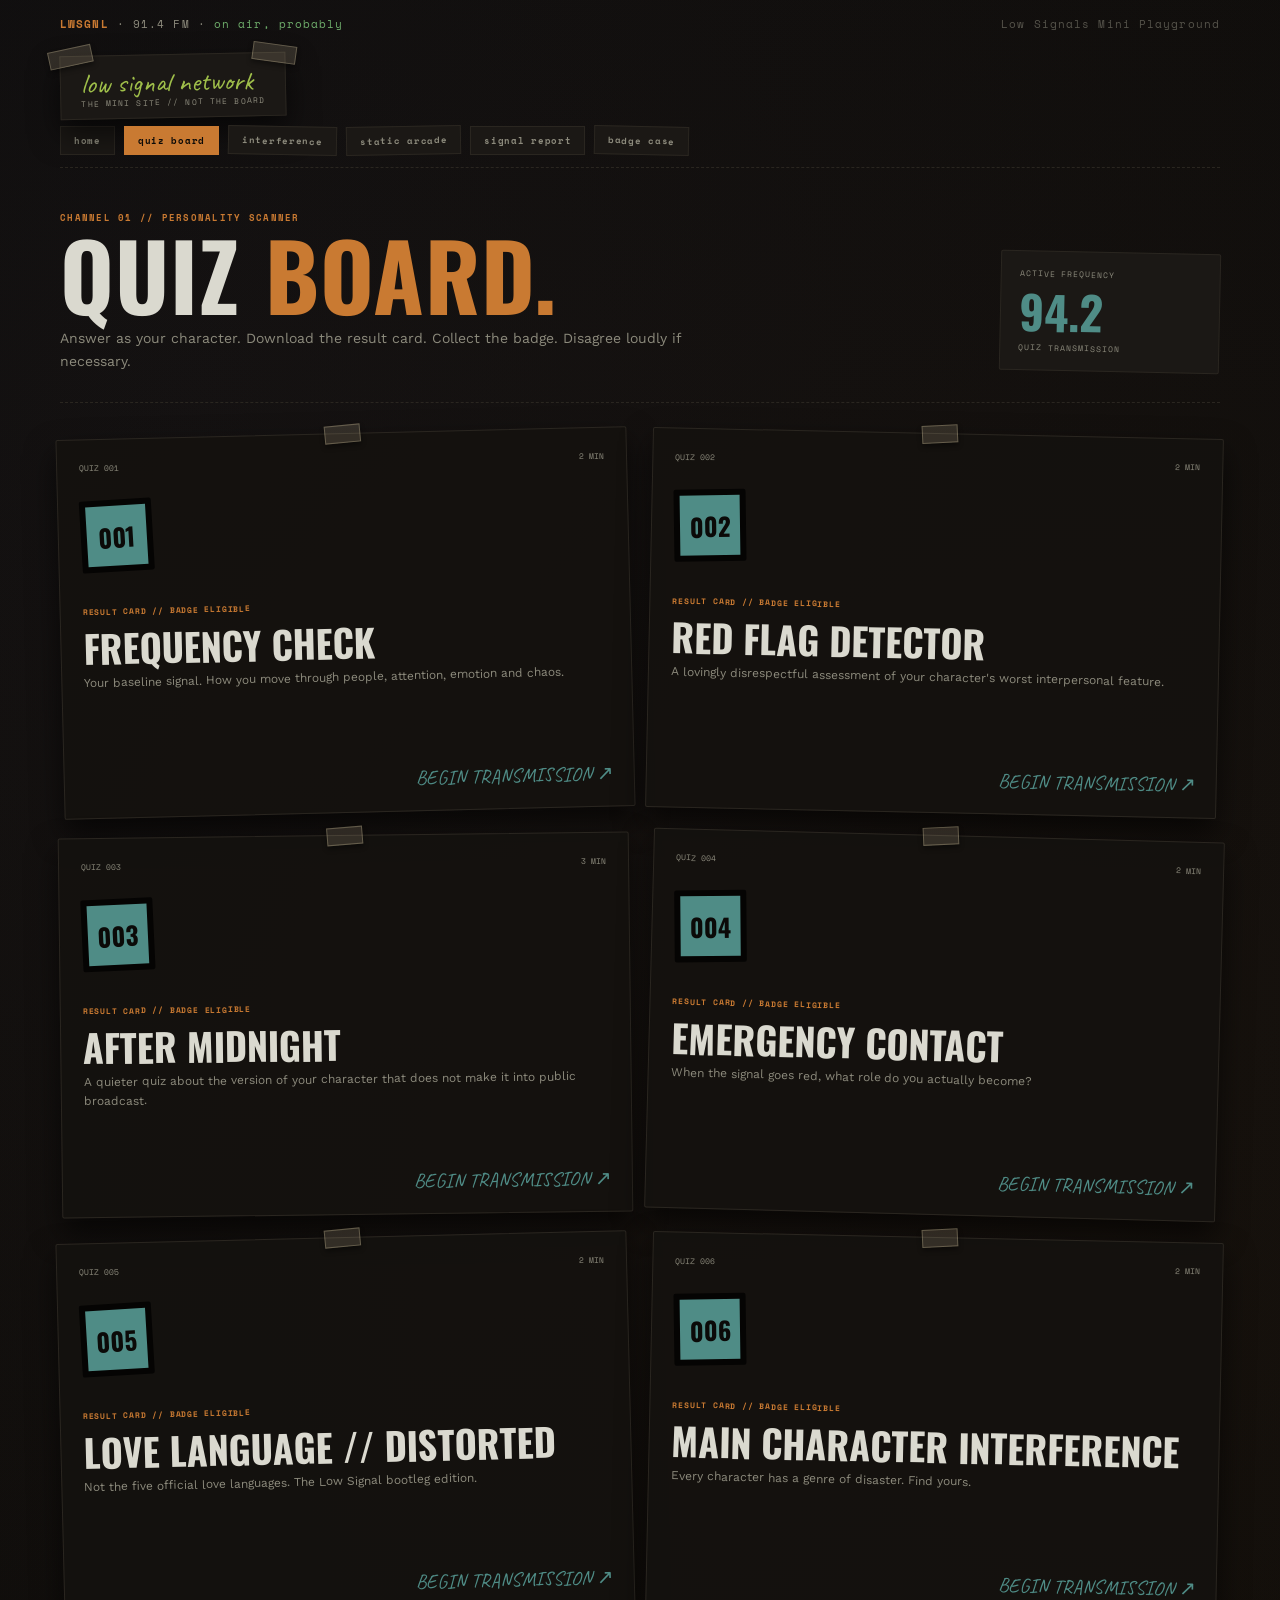
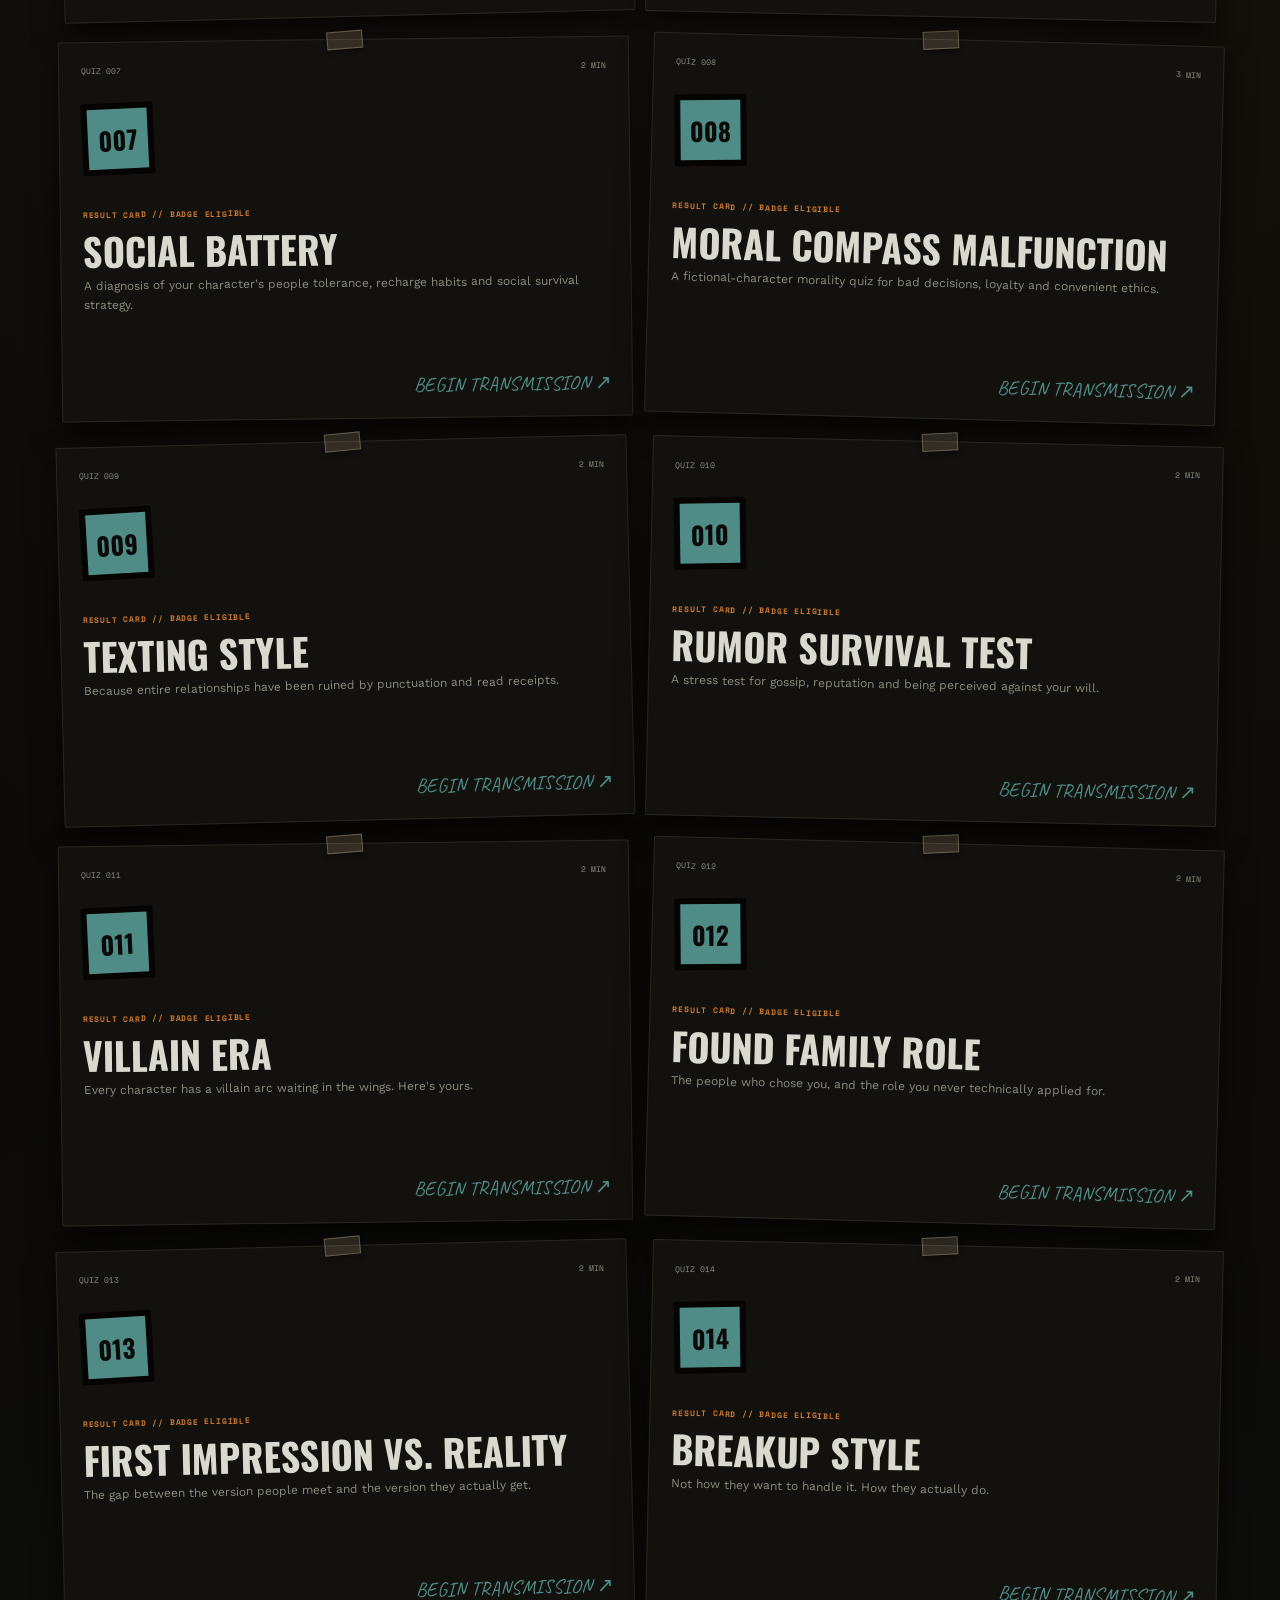
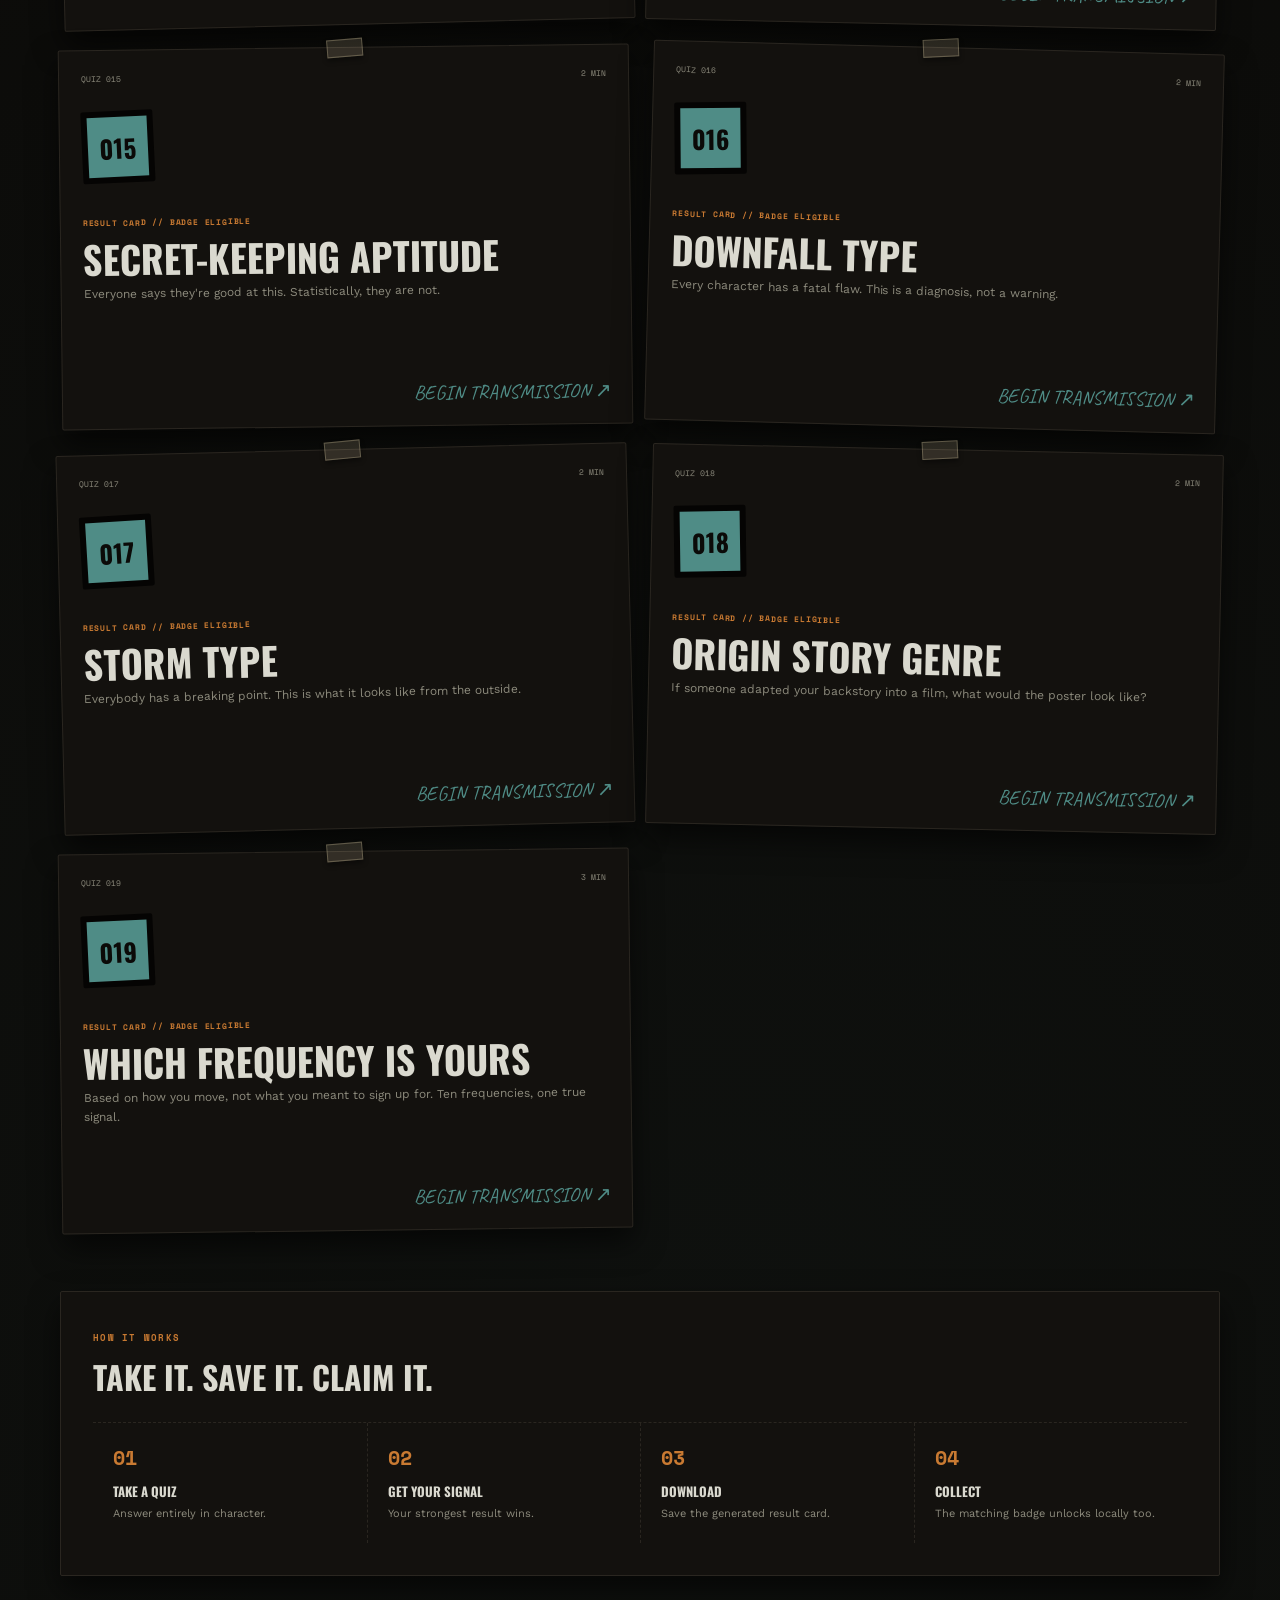
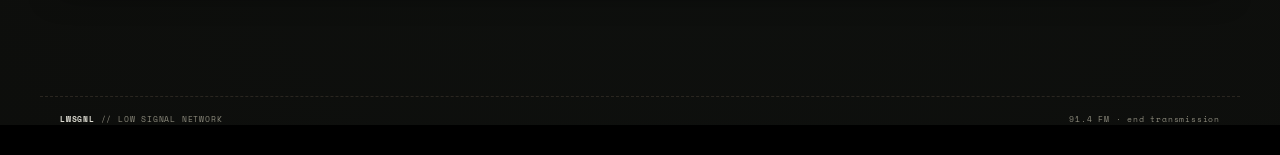
<file: quiz-board.html>
<!doctype html>
<html lang="en" data-theme="dark">
<head>
<meta charset="utf-8">
<meta name="viewport" content="width=device-width,initial-scale=1">
<title>Quiz Board // Low Signal Network</title>
<meta name="theme-color" content="#0A0A0A">
<link rel="preconnect" href="https://fonts.googleapis.com">
<link rel="preconnect" href="https://fonts.gstatic.com" crossorigin>
<link href="https://fonts.googleapis.com/css2?family=Caveat:wght@400..700&family=Oswald:wght@400;500;600;700&family=Space+Mono:ital,wght@0,400;0,700;1,400&family=Work+Sans:ital,wght@0,300..800;1,300..800&display=swap" rel="stylesheet">
<link rel="stylesheet" href="styles.css">
</head>
<body>
<div class="ls-head">
<div class="ls-topline">
  <span><b>LWSGNL</b> · 91.4 FM · <span class="blink">on air, probably</span></span>
  <span class="ls-topline-r">Low Signals Mini Playground</span>
</div>

<a href="index.html" style="text-decoration:none">
<div class="ls-label">
  <span>low signal network</span>
  <small>THE MINI SITE // NOT THE BOARD</small>
</div>
</a>

<nav class="ls-nav"><a href="index.html" class="">HOME</a><a href="quiz-board.html" class="active">QUIZ BOARD</a><a href="interference.html" class="">INTERFERENCE</a><a href="static-arcade.html" class="">STATIC ARCADE</a><a href="signal-report.html" class="">SIGNAL REPORT</a><a href="badge-case.html" class="">BADGE CASE</a></nav>
</div>

<main id="page">

<section class="page-title">
  <div>
    <span class="eyebrow">CHANNEL 01 // PERSONALITY SCANNER</span>
    <h1>QUIZ <span>BOARD.</span></h1>
    <p>Answer as your character. Download the result card. Collect the badge. Disagree loudly if necessary.</p>
  </div>
  <div class="page-frequency">
    <span>ACTIVE FREQUENCY</span>
    <strong>94.2</strong>
    <small>QUIZ TRANSMISSION</small>
  </div>
</section>

<section class="quiz-board-grid" data-quiz-board></section>

<section class="radio-panel board-info">
  <div>
    <span class="eyebrow">HOW IT WORKS</span>
    <h3>TAKE IT. SAVE IT. CLAIM IT.</h3>
  </div>
  <div class="how-grid">
    <div><b>01</b><strong>TAKE A QUIZ</strong><span>Answer entirely in character.</span></div>
    <div><b>02</b><strong>GET YOUR SIGNAL</strong><span>Your strongest result wins.</span></div>
    <div><b>03</b><strong>DOWNLOAD</strong><span>Save the generated result card.</span></div>
    <div><b>04</b><strong>COLLECT</strong><span>The matching badge unlocks locally too.</span></div>
  </div>
</section>

</main>

<footer class="network-footer">
  <span><b>LWSGNL</b> // LOW SIGNAL NETWORK</span>
  <span>91.4 FM · end transmission</span>
</footer>

<div class="toast" data-toast></div>
<script src="config.js"></script>
<script src="pets.js"></script>
<script src="app.js"></script>
<script src="effects.js"></script>
<script src="quizzes.js"></script>
</body>
</html>
</file>
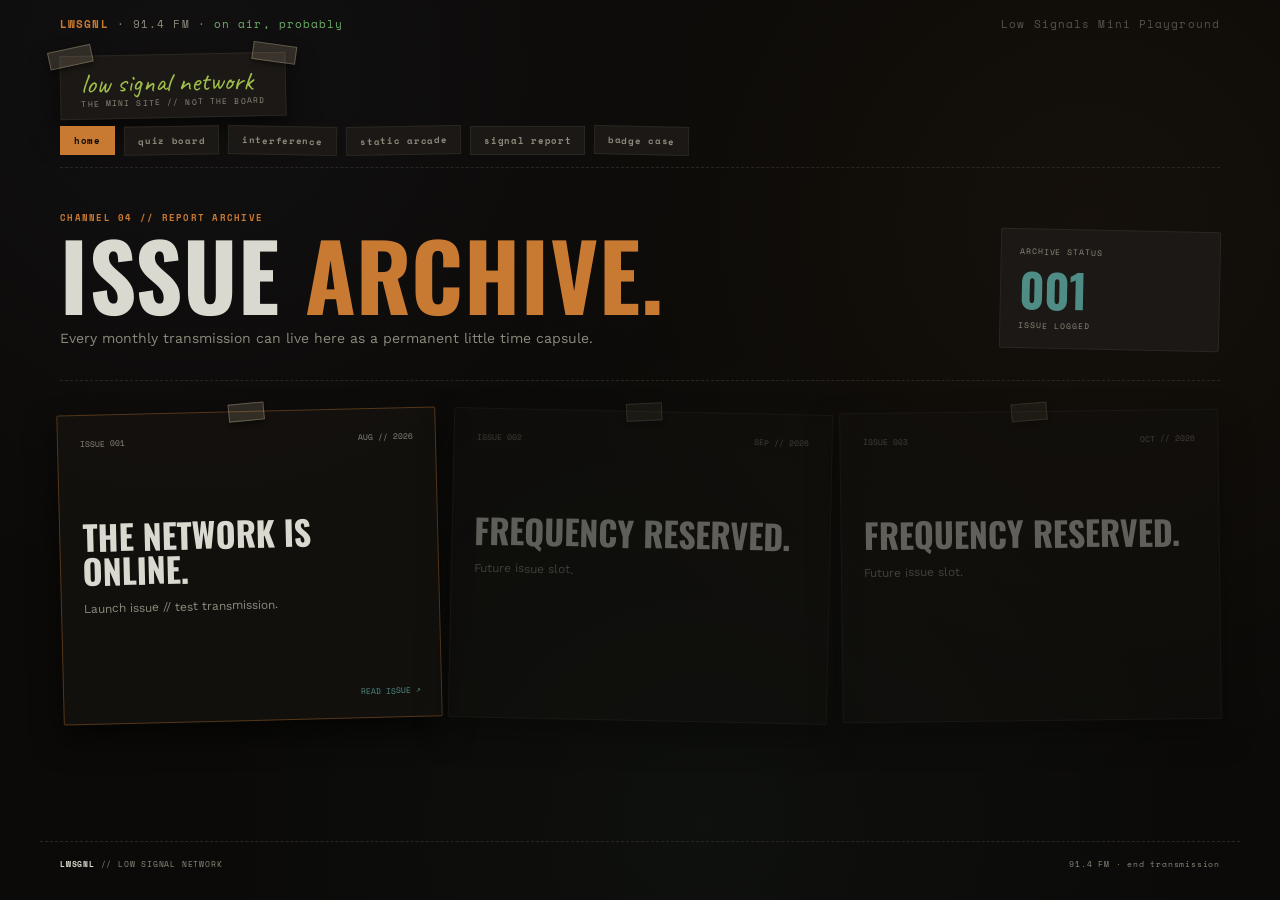
<file: signal-report-archive.html>
<!doctype html>
<html lang="en" data-theme="dark">
<head>
<meta charset="utf-8">
<meta name="viewport" content="width=device-width,initial-scale=1">
<title>Signal Report Archive // Low Signal Network</title>
<meta name="theme-color" content="#0A0A0A">
<link rel="preconnect" href="https://fonts.googleapis.com">
<link rel="preconnect" href="https://fonts.gstatic.com" crossorigin>
<link href="https://fonts.googleapis.com/css2?family=Caveat:wght@400..700&family=Oswald:wght@400;500;600;700&family=Space+Mono:ital,wght@0,400;0,700;1,400&family=Work+Sans:ital,wght@0,300..800;1,300..800&display=swap" rel="stylesheet">
<link rel="stylesheet" href="styles.css">
</head>
<body>
<div class="ls-head">
<div class="ls-topline">
  <span><b>LWSGNL</b> · 91.4 FM · <span class="blink">on air, probably</span></span>
  <span class="ls-topline-r">Low Signals Mini Playground</span>
</div>

<a href="index.html" style="text-decoration:none">
<div class="ls-label">
  <span>low signal network</span>
  <small>THE MINI SITE // NOT THE BOARD</small>
</div>
</a>

<nav class="ls-nav"><a href="index.html" class="active">HOME</a><a href="quiz-board.html" class="">QUIZ BOARD</a><a href="interference.html" class="">INTERFERENCE</a><a href="static-arcade.html" class="">STATIC ARCADE</a><a href="signal-report.html" class="">SIGNAL REPORT</a><a href="badge-case.html" class="">BADGE CASE</a></nav>
</div>

<main id="page">

<section class="page-title"><div><span class="eyebrow">CHANNEL 04 // REPORT ARCHIVE</span><h1>ISSUE <span>ARCHIVE.</span></h1><p>Every monthly transmission can live here as a permanent little time capsule.</p></div><div class="page-frequency"><span>ARCHIVE STATUS</span><strong>001</strong><small>ISSUE LOGGED</small></div></section>
<section class="issue-archive-grid">
  <a class="issue-card current" href="signal-report.html"><div class="issue-card-top"><span>ISSUE 001</span><span>AUG // 2026</span></div><strong>THE NETWORK IS ONLINE.</strong><p>Launch issue // test transmission.</p><small>READ ISSUE ↗</small></a>
  <div class="issue-card placeholder"><div class="issue-card-top"><span>ISSUE 002</span><span>SEP // 2026</span></div><strong>FREQUENCY RESERVED.</strong><p>Future issue slot.</p></div>
  <div class="issue-card placeholder"><div class="issue-card-top"><span>ISSUE 003</span><span>OCT // 2026</span></div><strong>FREQUENCY RESERVED.</strong><p>Future issue slot.</p></div>
</section>

</main>

<footer class="network-footer">
  <span><b>LWSGNL</b> // LOW SIGNAL NETWORK</span>
  <span>91.4 FM · end transmission</span>
</footer>

<div class="toast" data-toast></div>
<script src="config.js"></script>
<script src="pets.js"></script>
<script src="app.js"></script>
<script src="effects.js"></script>

</body>
</html>
</file>
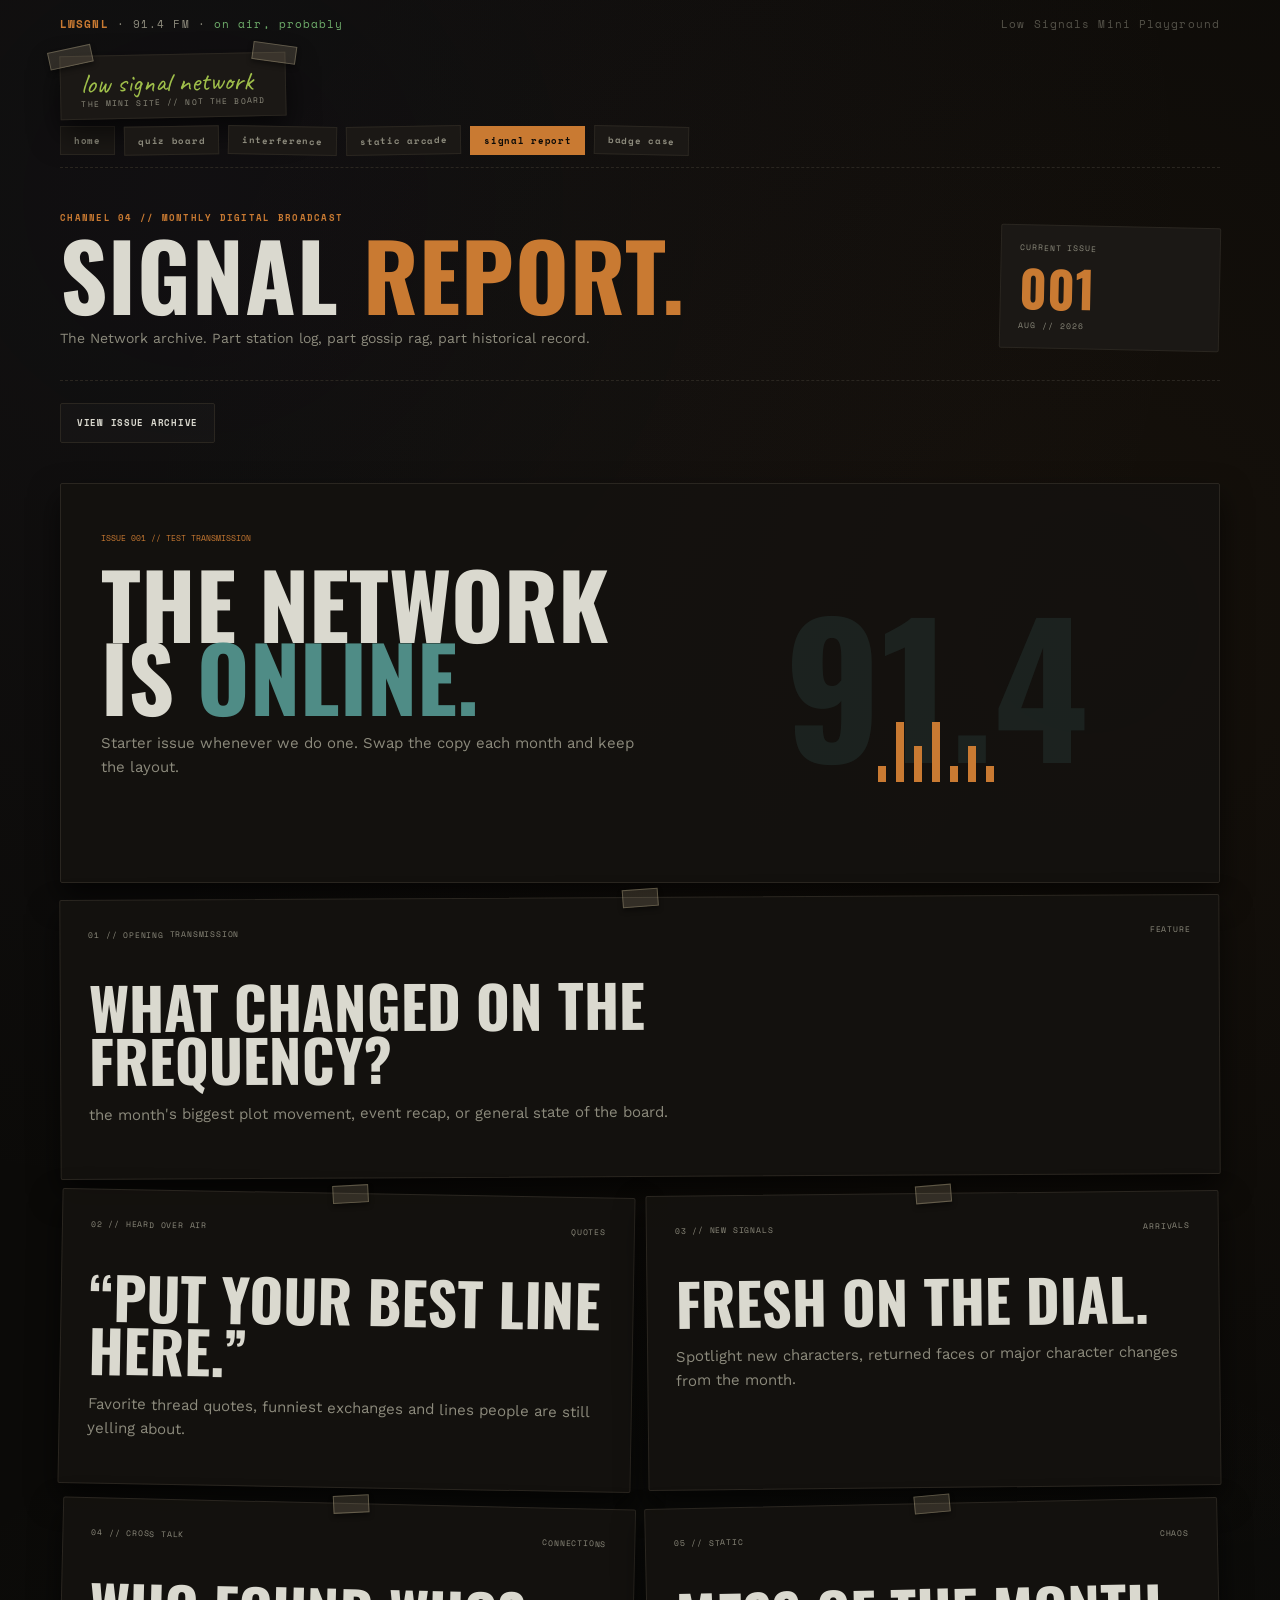
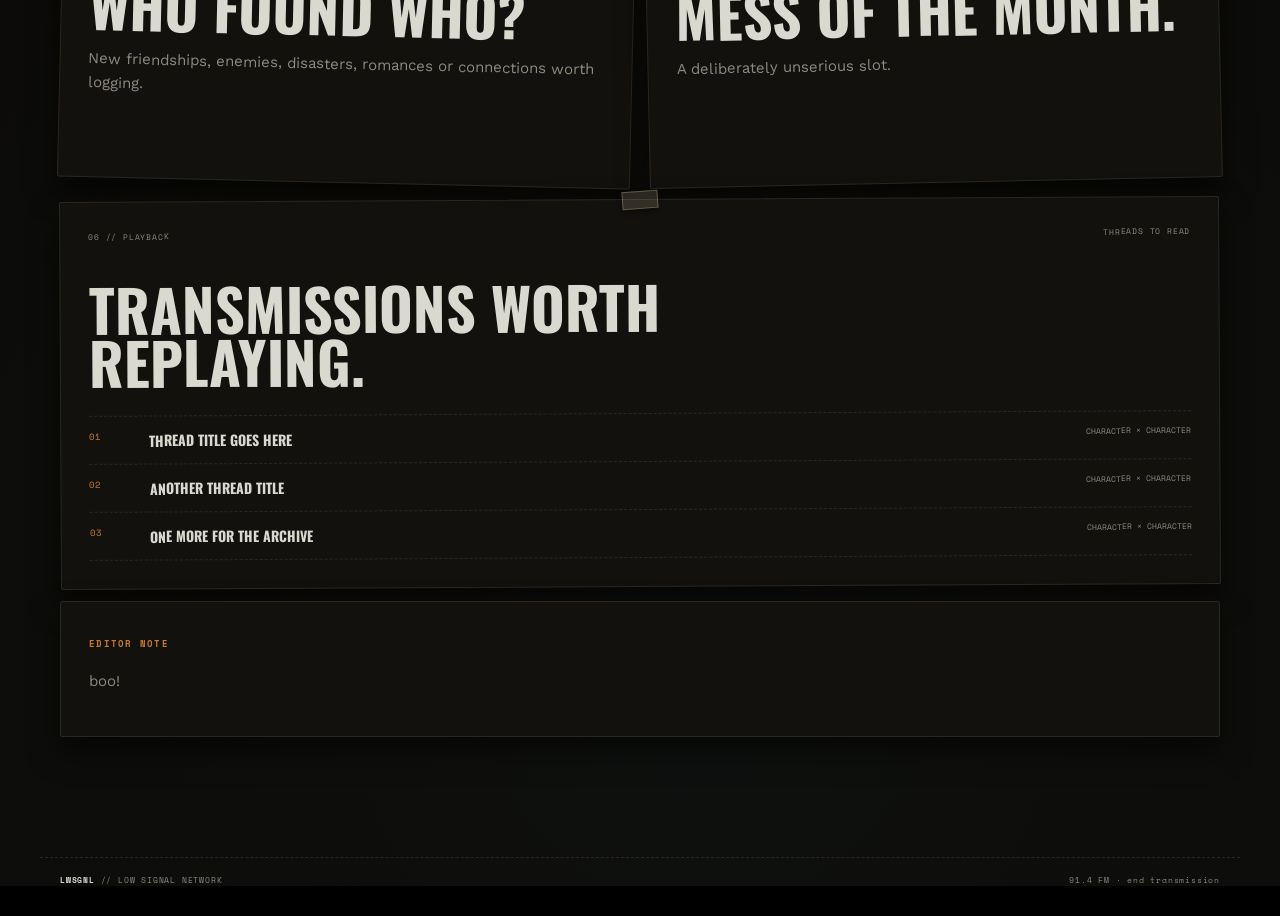
<file: signal-report.html>
<!doctype html>
<html lang="en" data-theme="dark">
<head>
<meta charset="utf-8">
<meta name="viewport" content="width=device-width,initial-scale=1">
<title>Signal Report // Low Signal Network</title>
<meta name="theme-color" content="#0A0A0A">
<link rel="preconnect" href="https://fonts.googleapis.com">
<link rel="preconnect" href="https://fonts.gstatic.com" crossorigin>
<link href="https://fonts.googleapis.com/css2?family=Caveat:wght@400..700&family=Oswald:wght@400;500;600;700&family=Space+Mono:ital,wght@0,400;0,700;1,400&family=Work+Sans:ital,wght@0,300..800;1,300..800&display=swap" rel="stylesheet">
<link rel="stylesheet" href="styles.css">
</head>
<body>
<div class="ls-head">
<div class="ls-topline">
  <span><b>LWSGNL</b> · 91.4 FM · <span class="blink">on air, probably</span></span>
  <span class="ls-topline-r">Low Signals Mini Playground</span>
</div>

<a href="index.html" style="text-decoration:none">
<div class="ls-label">
  <span>low signal network</span>
  <small>THE MINI SITE // NOT THE BOARD</small>
</div>
</a>

<nav class="ls-nav"><a href="index.html" class="">HOME</a><a href="quiz-board.html" class="">QUIZ BOARD</a><a href="interference.html" class="">INTERFERENCE</a><a href="static-arcade.html" class="">STATIC ARCADE</a><a href="signal-report.html" class="active">SIGNAL REPORT</a><a href="badge-case.html" class="">BADGE CASE</a></nav>
</div>

<main id="page">

<section class="page-title report-title">
  <div>
    <span class="eyebrow">CHANNEL 04 // MONTHLY DIGITAL BROADCAST</span>
    <h1>SIGNAL <span>REPORT.</span></h1>
    <p>The Network archive. Part station log, part gossip rag, part  historical record.</p>
  </div>
  <div class="issue-stamp">
    <span>CURRENT ISSUE</span>
    <strong>001</strong>
    <small>AUG // 2026</small>
  </div>
</section>

<section class="report-archive-link"><a class="radio-btn" href="signal-report-archive.html">VIEW ISSUE ARCHIVE</a></section>
<section class="report-cover radio-panel">
  <div class="report-cover-left">
    <span>ISSUE 001 // TEST TRANSMISSION</span>
    <h2>THE NETWORK<br>IS <em>ONLINE.</em></h2>
    <p>Starter issue whenever we do one. Swap the copy each month and keep the layout.</p>
  </div>
  <div class="report-cover-right">
    <div class="cover-frequency">91.4</div>
    <div class="cover-lines"><i></i><i></i><i></i><i></i><i></i><i></i><i></i></div>
  </div>
</section>

<section class="report-grid">
  <article class="report-story wide">
    <div class="story-meta"><span>01 // OPENING TRANSMISSION</span><span>FEATURE</span></div>
    <h3>WHAT CHANGED ON THE FREQUENCY?</h3>
    <p> the month's biggest plot movement, event recap, or general state of the board.</p>
  </article>

  <article class="report-story">
    <div class="story-meta"><span>02 // HEARD OVER AIR</span><span>QUOTES</span></div>
    <h3>“PUT YOUR BEST LINE HERE.”</h3>
    <p>Favorite thread quotes, funniest exchanges and lines people are still yelling about.</p>
  </article>

  <article class="report-story">
    <div class="story-meta"><span>03 // NEW SIGNALS</span><span>ARRIVALS</span></div>
    <h3>FRESH ON THE DIAL.</h3>
    <p>Spotlight new characters, returned faces or major character changes from the month.</p>
  </article>

  <article class="report-story">
    <div class="story-meta"><span>04 // CROSS TALK</span><span>CONNECTIONS</span></div>
    <h3>WHO FOUND WHO?</h3>
    <p>New friendships, enemies, disasters, romances or connections worth logging.</p>
  </article>

  <article class="report-story">
    <div class="story-meta"><span>05 // STATIC</span><span>CHAOS</span></div>
    <h3>MESS OF THE MONTH.</h3>
    <p>A deliberately unserious slot.</p>
  </article>

  <article class="report-story wide report-list-story">
    <div class="story-meta"><span>06 // PLAYBACK</span><span>THREADS TO READ</span></div>
    <h3>TRANSMISSIONS WORTH REPLAYING.</h3>
    <div class="report-thread-list">
      <a href="#"><b>01</b><span>THREAD TITLE GOES HERE</span><small>CHARACTER × CHARACTER</small></a>
      <a href="#"><b>02</b><span>ANOTHER THREAD TITLE</span><small>CHARACTER × CHARACTER</small></a>
      <a href="#"><b>03</b><span>ONE MORE FOR THE ARCHIVE</span><small>CHARACTER × CHARACTER</small></a>
    </div>
  </article>
</section>

<section class="radio-panel report-note">
  <span class="eyebrow">EDITOR NOTE</span>
  <p>boo!</p>
</section>

</main>

<footer class="network-footer">
  <span><b>LWSGNL</b> // LOW SIGNAL NETWORK</span>
  <span>91.4 FM · end transmission</span>
</footer>

<div class="toast" data-toast></div>
<script src="config.js"></script>
<script src="pets.js"></script>
<script src="app.js"></script>
<script src="effects.js"></script>

</body>
</html>
</file>
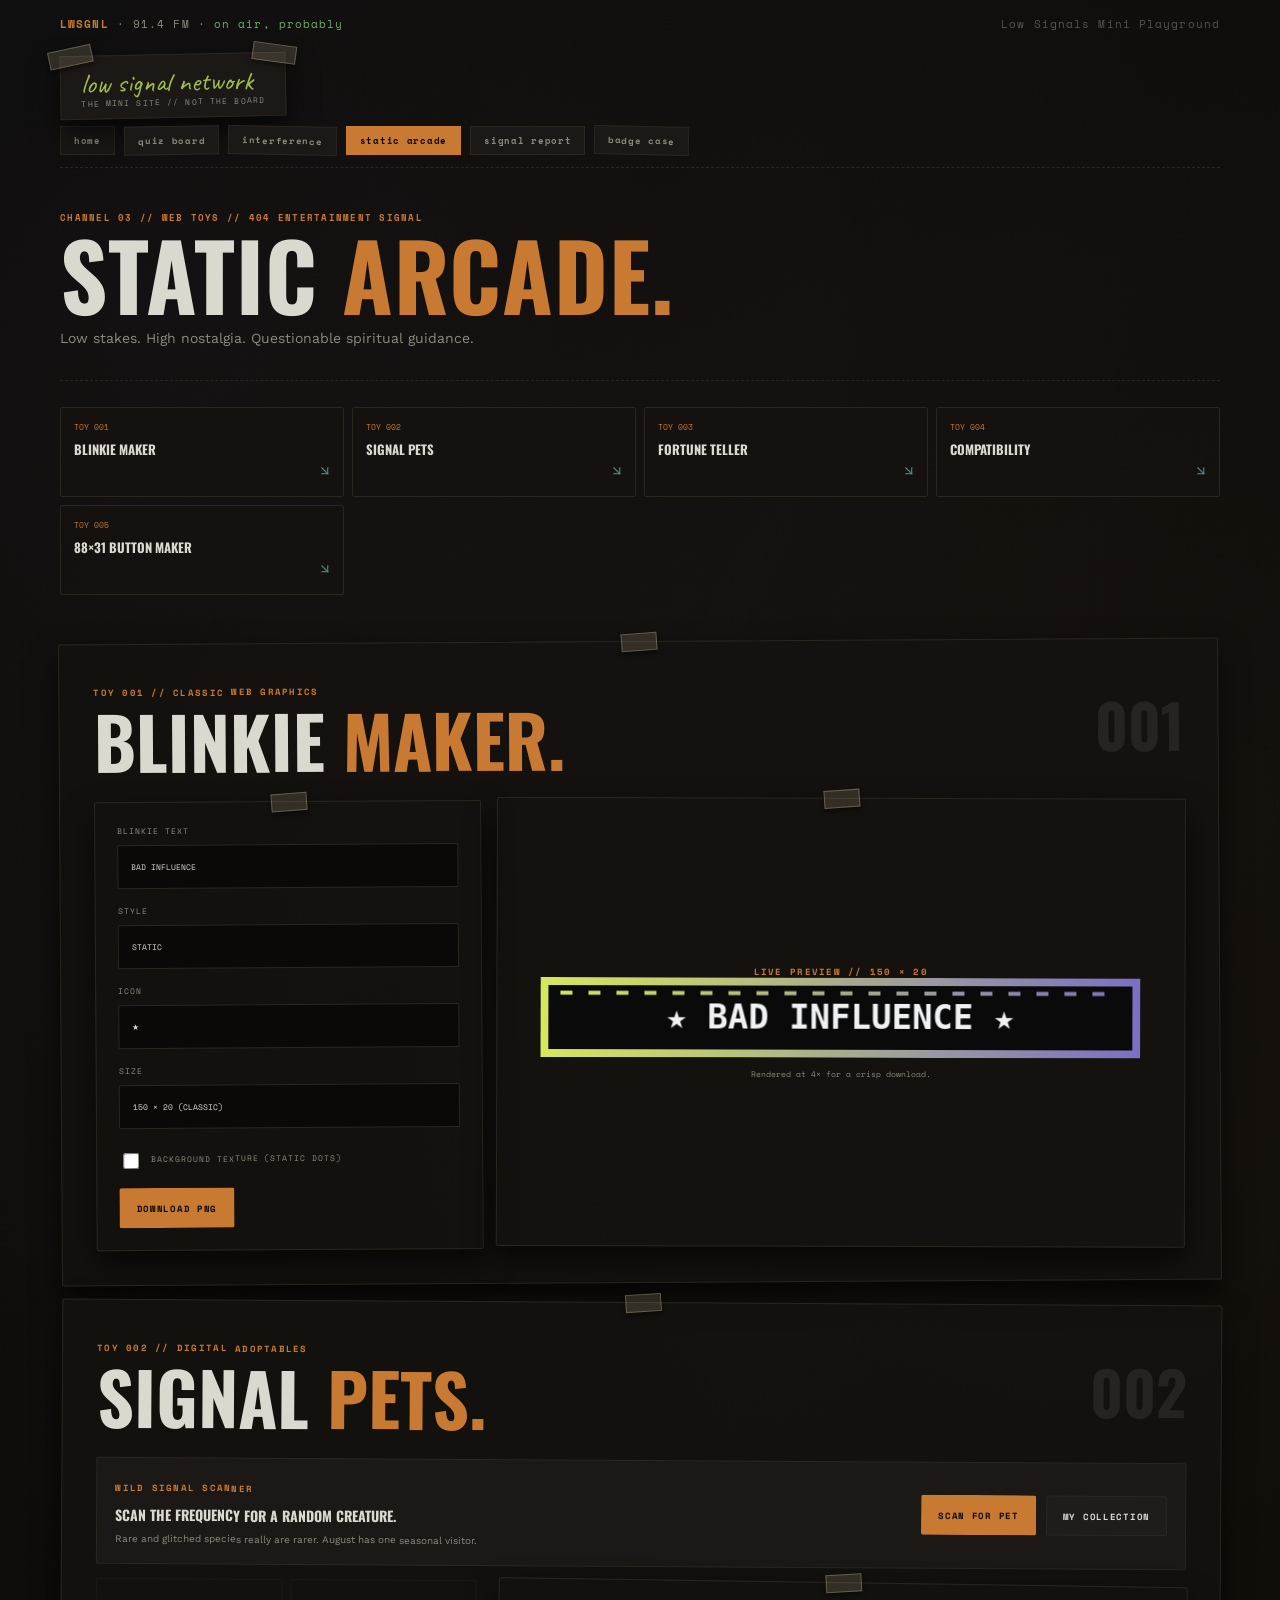
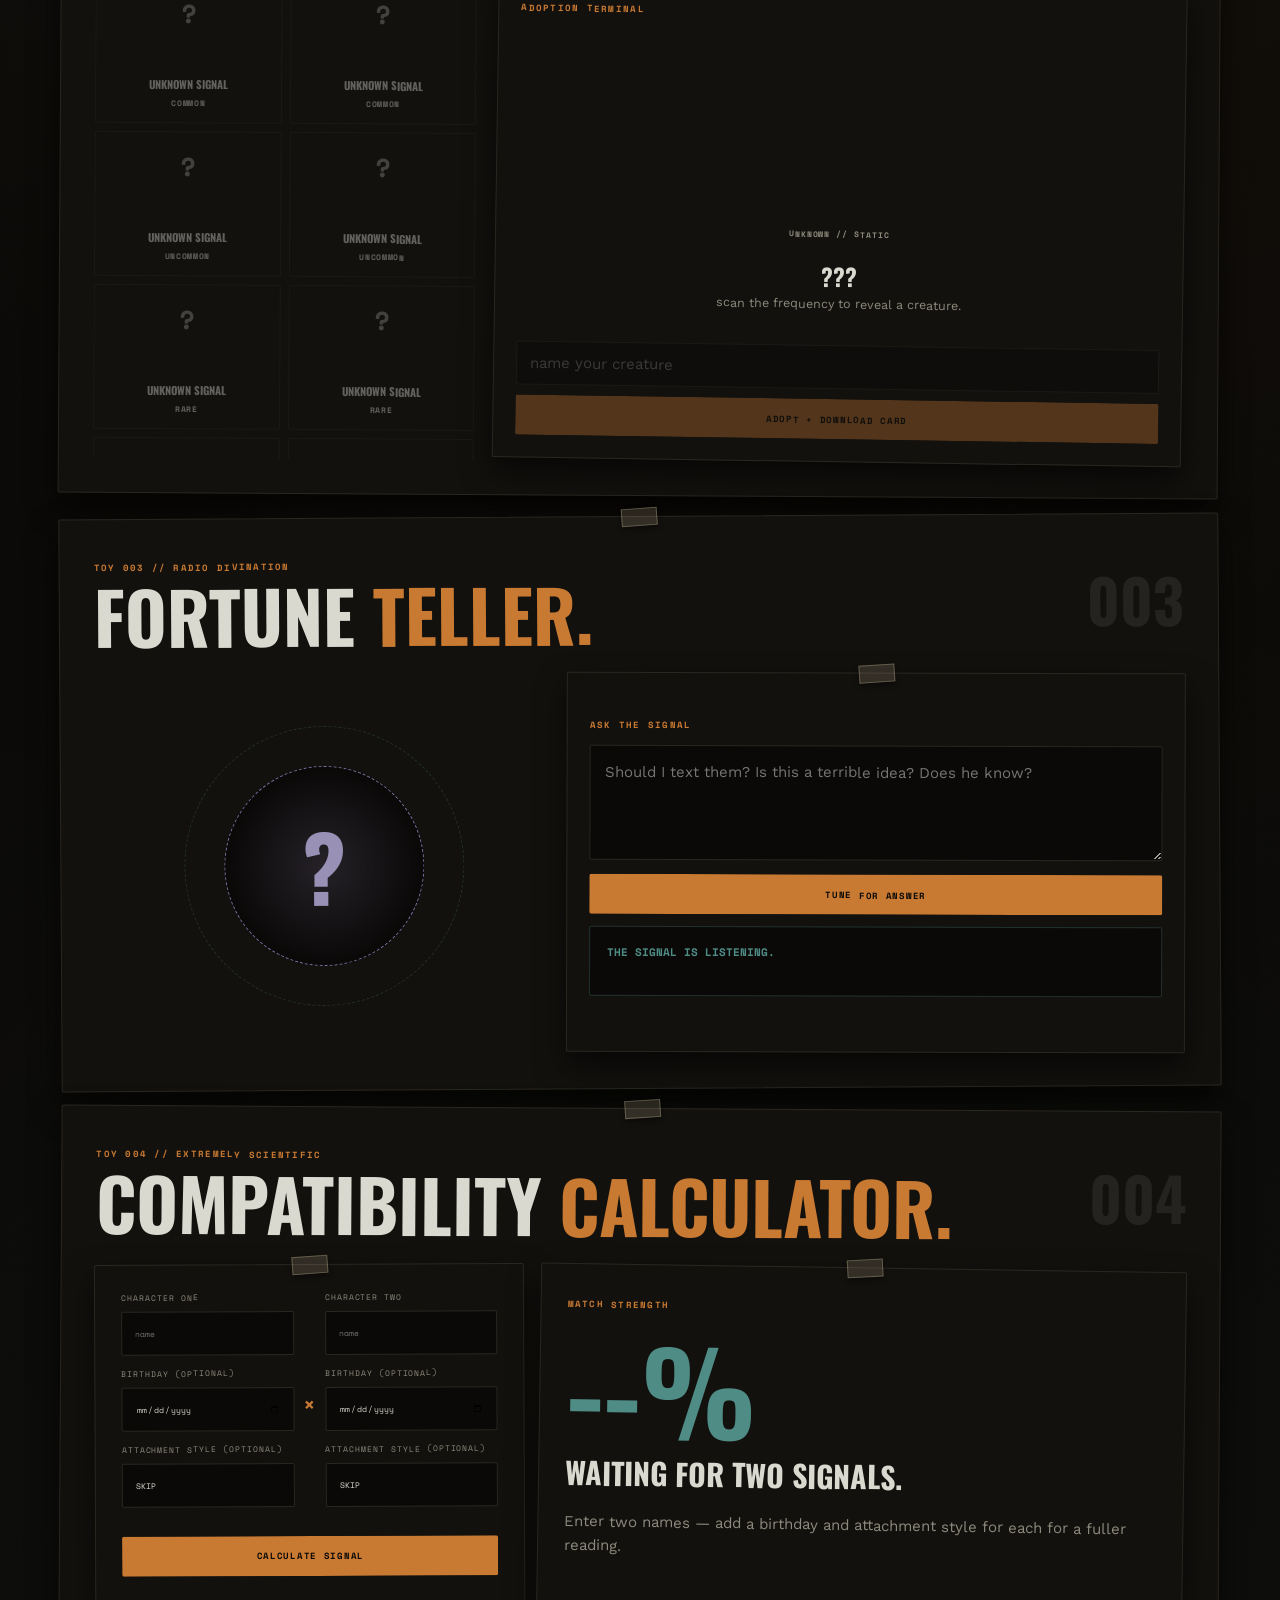
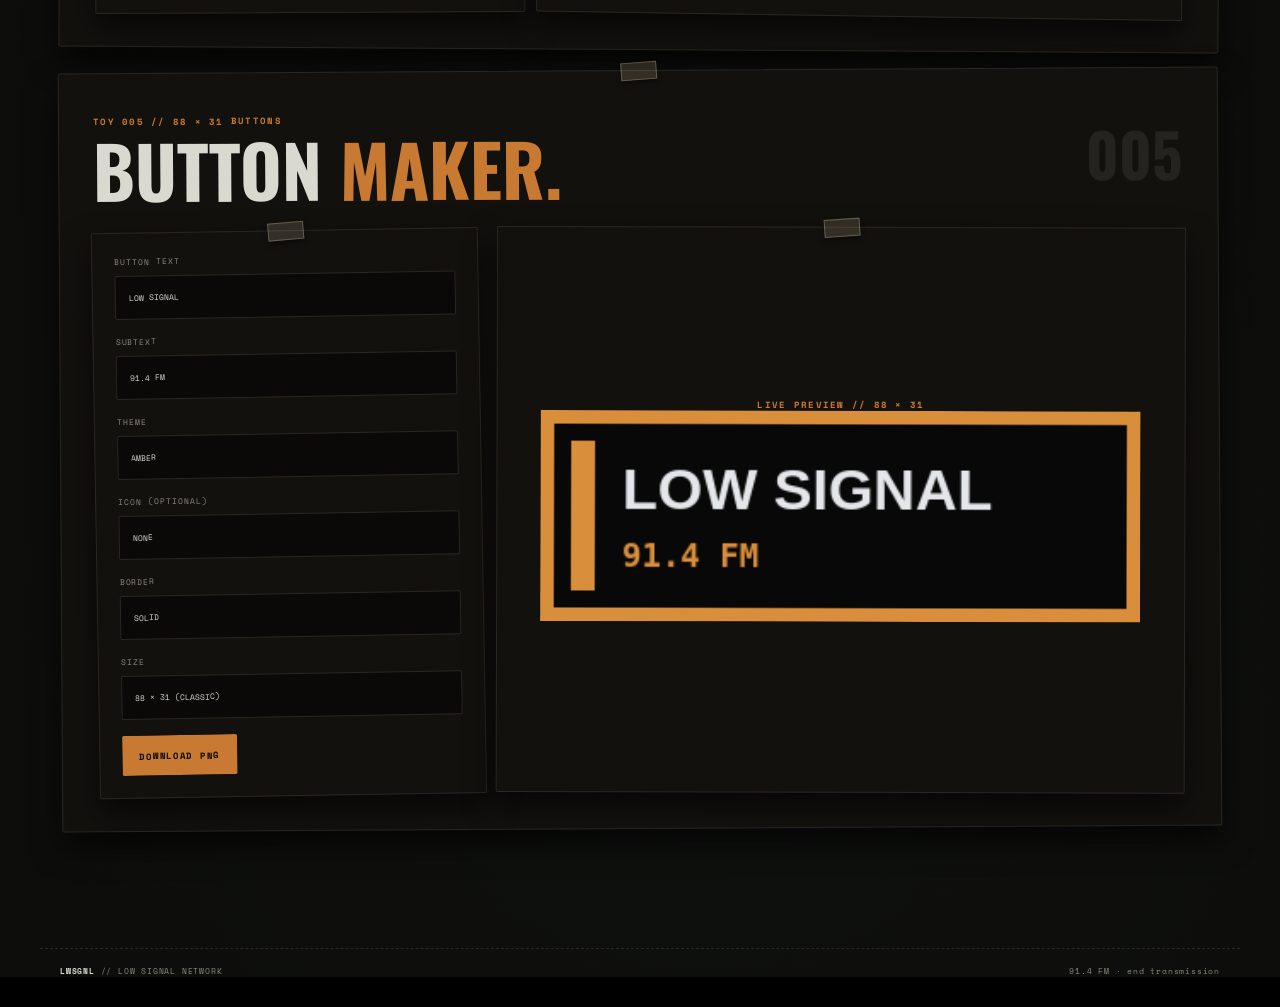
<file: static-arcade.html>
<!doctype html>
<html lang="en" data-theme="dark">
<head>
<meta charset="utf-8">
<meta name="viewport" content="width=device-width,initial-scale=1">
<title>Static Arcade // Low Signal Network</title>
<meta name="theme-color" content="#0A0A0A">
<link rel="preconnect" href="https://fonts.googleapis.com">
<link rel="preconnect" href="https://fonts.gstatic.com" crossorigin>
<link href="https://fonts.googleapis.com/css2?family=Caveat:wght@400..700&family=Oswald:wght@400;500;600;700&family=Space+Mono:ital,wght@0,400;0,700;1,400&family=Work+Sans:ital,wght@0,300..800;1,300..800&display=swap" rel="stylesheet">
<link rel="stylesheet" href="styles.css">
</head>
<body>
<div class="ls-head">
<div class="ls-topline">
  <span><b>LWSGNL</b> · 91.4 FM · <span class="blink">on air, probably</span></span>
  <span class="ls-topline-r">Low Signals Mini Playground</span>
</div>

<a href="index.html" style="text-decoration:none">
<div class="ls-label">
  <span>low signal network</span>
  <small>THE MINI SITE // NOT THE BOARD</small>
</div>
</a>

<nav class="ls-nav"><a href="index.html" class="">HOME</a><a href="quiz-board.html" class="">QUIZ BOARD</a><a href="interference.html" class="">INTERFERENCE</a><a href="static-arcade.html" class="active">STATIC ARCADE</a><a href="signal-report.html" class="">SIGNAL REPORT</a><a href="badge-case.html" class="">BADGE CASE</a></nav>
</div>

<main id="page">

<section class="page-title arcade-title">
  <div><span class="eyebrow">CHANNEL 03 // WEB TOYS // 404 ENTERTAINMENT SIGNAL</span><h1>STATIC <span>ARCADE.</span></h1><p>Low stakes. High nostalgia. Questionable spiritual guidance.</p></div>
</section>

<section class="arcade-index">
  <a href="#blinkie"><span>TOY 001</span><strong>BLINKIE MAKER</strong><i>↘</i></a>
  <a href="#pets"><span>TOY 002</span><strong>SIGNAL PETS</strong><i>↘</i></a>
  <a href="#oracle"><span>TOY 003</span><strong>FORTUNE TELLER</strong><i>↘</i></a>
  <a href="#compat"><span>TOY 004</span><strong>COMPATIBILITY</strong><i>↘</i></a>
  <a href="#button"><span>TOY 005</span><strong>88×31 BUTTON MAKER</strong><i>↘</i></a>
</section>

<section class="arcade-tool radio-panel" id="blinkie" data-blinkie>
  <div class="tool-heading"><div><span class="eyebrow">TOY 001 // CLASSIC WEB GRAPHICS</span><h2>BLINKIE <span>MAKER.</span></h2></div><span class="tool-number">001</span></div>
  <div class="tool-layout">
    <div class="tool-controls">
      <label>BLINKIE TEXT<input maxlength="28" data-blinkie-text value="BAD INFLUENCE"></label>
      <label>STYLE<select data-blinkie-style>
        <optgroup label="THEMES"><option value="static">STATIC</option><option value="hotline">HOTLINE</option><option value="night">NIGHT CALL</option><option value="warning">WARNING</option><option value="soft">SOFT SIGNAL</option><option value="dusk">DUSK</option><option value="mono">MONOCHROME</option><option value="dream">DAYDREAM</option><option value="ember">EMBER</option></optgroup>
        <optgroup label="MEMBERGROUPS"><option value="grp_static">STATIC (GROUP)</option><option value="grp_wavelength">WAVELENGTH</option><option value="grp_deadair">DEAD AIR</option><option value="grp_onair">ON AIR</option><option value="grp_echo">ECHO</option><option value="grp_signalboost">SIGNAL BOOST</option><option value="grp_whitenoise">WHITE NOISE</option><option value="grp_piratesignal">PIRATE SIGNAL</option><option value="grp_backchannel">BACKCHANNEL</option><option value="grp_longwave">LONGWAVE</option></optgroup>
      </select></label>
      <label>ICON<select data-blinkie-icon><option>★</option><option>♥</option><option>✦</option><option>☏</option><option>⚠</option><option>⌁</option><option>☆</option><option>♦</option><option>▲</option><option>●</option><option>◆</option><option>✪</option><option>☾</option><option>☼</option><option>⚡</option><option>✉</option></select></label>
      <label>SIZE<select data-blinkie-size><option value="standard">150 × 20 (CLASSIC)</option><option value="wide">200 × 32 (WIDE)</option></select></label>
      <label class="checkbox-field"><input type="checkbox" data-blinkie-texture><span>BACKGROUND TEXTURE (STATIC DOTS)</span></label>
      <button class="radio-btn primary" data-download-blinkie>DOWNLOAD PNG</button>
    </div>
    <div class="tool-preview"><span class="display-label">LIVE PREVIEW // 150 × 20</span><canvas width="600" height="80" data-blinkie-canvas></canvas><small>Rendered at 4× for a crisp download.</small></div>
  </div>
</section>

<section class="arcade-tool radio-panel" id="pets" data-pets>
  <div class="tool-heading"><div><span class="eyebrow">TOY 002 // DIGITAL ADOPTABLES</span><h2>SIGNAL <span>PETS.</span></h2></div><span class="tool-number">002</span></div>
  <div class="pet-scan-strip">
    <div><span class="display-label">WILD SIGNAL SCANNER</span><strong>SCAN THE FREQUENCY FOR A RANDOM CREATURE.</strong><small>Rare and glitched species really are rarer. August has one seasonal visitor.</small></div>
    <button class="radio-btn primary" data-scan-pet>SCAN FOR PET</button>
    <a class="radio-btn" href="pet-collection.html">MY COLLECTION</a>
  </div>
  <div class="pets-layout">
    <div class="pet-catalog" data-pet-catalog></div>
    <div class="pet-adoption">
      <span class="display-label">ADOPTION TERMINAL</span>
      <div class="pet-stage"><div class="pixel-pet-large" data-pet-visual></div><div class="pet-rarity" data-pet-rarity>COMMON</div><strong data-pet-species>STATIC SPRITE</strong><small data-pet-trait>feeds on unattended browser tabs</small></div>
      <input data-pet-name placeholder="name your creature">
      <button class="radio-btn primary wide" data-adopt-pet>ADOPT + DOWNLOAD CARD</button>
    </div>
  </div>
</section>

<section class="arcade-tool radio-panel" id="oracle" data-oracle>
  <div class="tool-heading"><div><span class="eyebrow">TOY 003 // RADIO DIVINATION</span><h2>FORTUNE <span>TELLER.</span></h2></div><span class="tool-number">003</span></div>
  <div class="oracle-layout">
    <div class="oracle-ball"><div class="oracle-core"><span data-oracle-symbol>?</span></div><div class="oracle-rings"></div></div>
    <div class="oracle-console"><span class="display-label">ASK THE SIGNAL</span><textarea data-oracle-question placeholder="Should I text them? Is this a terrible idea? Does he know?"></textarea><button class="radio-btn primary" data-oracle-ask>TUNE FOR ANSWER</button><div class="oracle-answer" data-oracle-answer>THE SIGNAL IS LISTENING.</div><small class="oracle-tag" data-oracle-tag></small></div>
  </div>
</section>

<section class="arcade-tool radio-panel" id="compat" data-compat>
  <div class="tool-heading"><div><span class="eyebrow">TOY 004 // EXTREMELY SCIENTIFIC</span><h2>COMPATIBILITY <span>CALCULATOR.</span></h2></div><span class="tool-number">004</span></div>
  <div class="compat-layout">
    <div class="compat-inputs">
      <div class="compat-person">
        <label>CHARACTER ONE<input data-compat-a placeholder="name"></label>
        <label>BIRTHDAY (OPTIONAL)<input type="date" data-compat-a-bday></label>
        <label>ATTACHMENT STYLE (OPTIONAL)<select data-compat-a-attach>
          <option value="">SKIP</option>
          <option value="secure">SECURE</option>
          <option value="anxious">ANXIOUS</option>
          <option value="avoidant">AVOIDANT</option>
          <option value="disorganized">DISORGANIZED</option>
        </select></label>
      </div>
      <span>×</span>
      <div class="compat-person">
        <label>CHARACTER TWO<input data-compat-b placeholder="name"></label>
        <label>BIRTHDAY (OPTIONAL)<input type="date" data-compat-b-bday></label>
        <label>ATTACHMENT STYLE (OPTIONAL)<select data-compat-b-attach>
          <option value="">SKIP</option>
          <option value="secure">SECURE</option>
          <option value="anxious">ANXIOUS</option>
          <option value="avoidant">AVOIDANT</option>
          <option value="disorganized">DISORGANIZED</option>
        </select></label>
      </div>
      <button class="radio-btn primary" data-compat-run>CALCULATE SIGNAL</button>
    </div>
    <div class="compat-result">
      <span class="display-label">MATCH STRENGTH</span>
      <strong data-compat-score>--%</strong>
      <h3 data-compat-title>WAITING FOR TWO SIGNALS.</h3>
      <p data-compat-copy>Enter two names — add a birthday and attachment style for each for a fuller reading.</p>
      <div class="compat-breakdown" data-compat-breakdown></div>
      <small class="compat-agenote" data-compat-agenote></small>
    </div>
  </div>
</section>

<section class="arcade-tool radio-panel" id="button" data-button-maker>
  <div class="tool-heading"><div><span class="eyebrow">TOY 005 // 88 × 31 BUTTONS</span><h2>BUTTON <span>MAKER.</span></h2></div><span class="tool-number">005</span></div>
  <div class="tool-layout">
    <div class="tool-controls"><label>BUTTON TEXT<input maxlength="18" data-button-text value="LOW SIGNAL"></label><label>SUBTEXT<input maxlength="14" data-button-subtext value="91.4 FM"></label><label>THEME<select data-button-style>
        <optgroup label="THEMES"><option value="amber">AMBER</option><option value="cyan">CYAN</option><option value="violet">VIOLET</option><option value="rose">ROSE</option><option value="lime">LIME</option><option value="mint">MINT</option><option value="slate">SLATE</option><option value="frost">FROST</option><option value="ember">EMBER</option></optgroup>
        <optgroup label="MEMBERGROUPS"><option value="grp_static">STATIC</option><option value="grp_wavelength">WAVELENGTH</option><option value="grp_deadair">DEAD AIR</option><option value="grp_onair">ON AIR</option><option value="grp_echo">ECHO</option><option value="grp_signalboost">SIGNAL BOOST</option><option value="grp_whitenoise">WHITE NOISE</option><option value="grp_piratesignal">PIRATE SIGNAL</option><option value="grp_backchannel">BACKCHANNEL</option><option value="grp_longwave">LONGWAVE</option></optgroup>
      </select></label>
      <label>ICON (OPTIONAL)<select data-button-icon><option value="">NONE</option><option>★</option><option>♥</option><option>✦</option><option>☏</option><option>⚠</option><option>⌁</option></select></label>
      <label>BORDER<select data-button-border><option value="solid">SOLID</option><option value="dashed">DASHED</option></select></label>
      <label>SIZE<select data-button-size><option value="classic">88 × 31 (CLASSIC)</option><option value="wide">150 × 31 (WIDE)</option></select></label>
      <button class="radio-btn primary" data-download-button>DOWNLOAD PNG</button></div>
    <div class="tool-preview"><span class="display-label">LIVE PREVIEW // 88 × 31</span><canvas width="352" height="124" data-button-canvas></canvas></div>
  </div>
</section>

</main>

<footer class="network-footer">
  <span><b>LWSGNL</b> // LOW SIGNAL NETWORK</span>
  <span>91.4 FM · end transmission</span>
</footer>

<div class="toast" data-toast></div>
<script src="config.js"></script>
<script src="pets.js"></script>
<script src="app.js"></script>
<script src="effects.js"></script>

</body>
</html>
</file>
<file: styles.css>
:root,[data-theme="dark"]{
  --bg:#0B0A08;--card-rgb:20,18,15;--card:#151310;--card2:#1B1815;
  --ink:#DAD9CF;--ink-soft:#8C8A7C;--border:#2A2620;--placeholder:#3A3D42;
  --cyan:#4F8C86;--violet:#7A6FA0;--violet-lt:#9891B5;--amber:#C97A32;
  --live:#6FAE6B;--rose:#B8566B;--lime:#9FBF4A;
  --tape:rgba(230,214,172,.15);--tape-b:rgba(230,214,172,.28);
  --shadow:0 14px 30px rgba(0,0,0,.6);
  --mono:"Space Mono",monospace;--display:"Oswald",sans-serif;--hand:"Caveat",cursive;--sans:"Work Sans",sans-serif;
}
*{box-sizing:border-box}
html{scroll-behavior:smooth;background:#000}
body{margin:0;padding:0;min-height:100vh;position:relative;color:var(--ink);font-family:var(--sans);font-size:15px;line-height:1.6;
  background:
    radial-gradient(circle at 15% 8%,rgba(122,111,160,.06),transparent 40%),
    radial-gradient(circle at 85% 25%,rgba(201,122,50,.05),transparent 45%),
    radial-gradient(circle at 55% 92%,rgba(79,140,134,.05),transparent 45%),
    var(--bg)}
a{color:inherit;text-decoration:none}
button,input,select,textarea{font:inherit;color:inherit}
button{cursor:pointer}

@keyframes lsFlicker{0%,4%,8%,70%,100%{opacity:1}5%,7%,71%{opacity:.15}}

/* runtime glitch-jump, toggled briefly by effects.js */
.ls-glitching{animation:lsJump .18s steps(2) both}
@keyframes lsJump{
  0%{transform:translate(0,0) rotate(var(--r,0deg))}
  20%{transform:translate(-3px,1px) rotate(calc(var(--r,0deg) - 1deg))}
  40%{transform:translate(3px,-1px) rotate(calc(var(--r,0deg) + 1deg))}
  60%{transform:translate(-2px,0) rotate(calc(var(--r,0deg) - .5deg))}
  100%{transform:translate(0,0) rotate(var(--r,0deg))}
}

/* ============= header chrome: taped label + tab nav, not a broadcast console ============= */
.ls-head{max-width:1200px;margin:0 auto;padding:0 20px}
.ls-topline{padding-top:16px;display:flex;justify-content:space-between;flex-wrap:wrap;gap:6px;
  font:11px var(--mono);color:var(--ink-soft);letter-spacing:.1em}
.ls-topline b{color:var(--amber)}
.ls-topline .blink{color:var(--live);animation:lsFlicker 2.6s steps(1) infinite}
.ls-topline-r{opacity:.55}

.ls-label{position:relative;display:inline-block;margin:22px 0 8px;padding:9px 20px;background:var(--card2);
  border:1px solid var(--border);transform:rotate(-1.2deg);box-shadow:var(--shadow)}
.ls-label:before,.ls-label:after{content:"";position:absolute;top:-9px;width:42px;height:16px;background:var(--tape);
  border:1px solid var(--tape-b);box-shadow:0 3px 5px rgba(0,0,0,.4)}
.ls-label:before{left:-12px;transform:rotate(-11deg)}
.ls-label:after{right:-12px;transform:rotate(9deg)}
.ls-label span{font:28px var(--hand);color:var(--lime)}
.ls-label small{display:block;margin-top:-3px;font:8px var(--mono);color:var(--ink-soft);letter-spacing:.14em}

.ls-nav{padding-bottom:12px;margin-bottom:36px;display:flex;flex-wrap:wrap;gap:9px;border-bottom:1px dashed var(--border)}
.ls-nav a{padding:7px 13px;background:var(--card2);border:1px solid var(--border);font:700 9px var(--mono);
  letter-spacing:.08em;color:var(--ink-soft);text-transform:lowercase;transition:.15s;display:inline-block}
.ls-nav a:nth-child(2n){transform:rotate(-1deg)}
.ls-nav a:nth-child(3n){transform:rotate(1.1deg)}
.ls-nav a:hover{color:var(--amber);border-color:var(--amber);transform:translateY(-2px)}
.ls-nav a.active{background:var(--amber);border-color:var(--amber);color:#0B0A08;transform:rotate(0)}

#page{max-width:1200px;margin:0 auto;padding:0 20px 70px}
.network-footer{max-width:1200px;margin:50px auto 30px;padding:16px 20px 0;border-top:1px dashed var(--border);
  display:flex;justify-content:space-between;flex-wrap:wrap;gap:8px;color:var(--ink-soft);font:8px var(--mono);letter-spacing:.1em}
.network-footer b{color:var(--ink)}

.eyebrow,.display-label,.section-label{font:700 9px var(--mono);letter-spacing:.14em;text-transform:uppercase;color:var(--amber)}
.section-label{text-align:center;padding-bottom:8px;position:relative}
.section-label:after{content:"";position:absolute;bottom:0;left:50%;transform:translateX(-50%);width:54px;height:1px;
  background:repeating-linear-gradient(to right,var(--ink-soft) 0 2px,transparent 2px 4px)}
.muted{color:var(--ink-soft)}
.hand{font-family:var(--hand)}

/* ============= shared "hard panel" base — big single-content areas, no tape ============= */
.radio-panel,.hero-lower,.quiz-intro,.question-panel,.result-copy,.result-card-preview,.interference-console,
.badge-help,.board-info,.empty-collection,.now-screen{
  position:relative;background:rgba(var(--card-rgb),.92);border:1px solid var(--border);border-radius:2px;
  box-shadow:var(--shadow);backdrop-filter:none}

/* ============= shared "taped card" — discrete grid items / tool panels ============= */
.channel-card,.quiz-list-card,.badge-card,.report-story,.issue-card,.pet-collection-card,.home-quiz-tease,
.home-oracle,.arcade-tool,.claim-form,.claim-output,.tool-controls,.tool-preview,.pet-adoption,.oracle-console,
.int-controls,.int-display,.compat-inputs,.compat-result{
  position:relative;background:rgba(var(--card-rgb),.92);border:1px solid var(--border);border-radius:2px;
  box-shadow:var(--shadow);backdrop-filter:none;transition:transform .18s ease,border-color .18s ease}
.channel-card:before,.quiz-list-card:before,.badge-card:before,.report-story:before,.issue-card:before,
.pet-collection-card:before,.home-quiz-tease:before,.home-oracle:before,.arcade-tool:before,.claim-form:before,
.claim-output:before,.tool-controls:before,.tool-preview:before,.pet-adoption:before,.oracle-console:before,
.int-controls:before,.int-display:before,.compat-inputs:before,.compat-result:before{
  content:"";position:absolute;top:-9px;left:50%;width:34px;height:16px;margin-left:-17px;background:var(--tape);
  border:1px solid var(--tape-b);transform:rotate(-4deg);box-shadow:0 3px 5px rgba(0,0,0,.4);pointer-events:none}

/* ============= buttons: tape-tab, not glossy pill ============= */
.radio-btn{min-height:40px;padding:0 16px;display:inline-flex;align-items:center;justify-content:center;
  border:1px solid var(--border);border-radius:2px;background:rgba(255,255,255,.02);font:700 9px var(--mono);
  letter-spacing:.08em;transition:.15s}
.radio-btn:hover{transform:translateY(-2px);border-color:var(--amber);color:var(--amber)}
.radio-btn.primary{background:var(--amber);border-color:transparent;color:#0B0A08}
.radio-btn.wide{width:100%}

/* ============= hero (home) ============= */
.network-hero{overflow:visible;border-radius:0;background:transparent;border:0;box-shadow:none}
.hero-image{height:400px;position:relative;overflow:hidden;background:
  repeating-linear-gradient(115deg,#141310 0 2px,#0d0c0a 2px 4px);
  border:1px solid var(--border)}
.hero-image:after{content:"";position:absolute;inset:0;background:linear-gradient(100deg,rgba(122,111,160,.14),transparent 40%,rgba(201,122,50,.12))}
.hero-static{position:absolute;inset:0;opacity:.16;background:repeating-radial-gradient(circle at 20% 30%,#fff 0 1px,transparent 1px 5px)}
.hero-frequency{position:absolute;right:30px;top:24px;color:rgba(255,255,255,.09);font:700 100px/1 var(--display);z-index:2}
.hero-copy{position:absolute;left:50%;top:50%;z-index:3;transform:translate(-50%,-50%);text-align:center;width:92%}
.hero-copy>span{font:700 9px var(--mono);letter-spacing:.18em;color:#fff}
.hero-copy h1{margin:12px 0 8px;font:800 clamp(58px,8vw,118px)/.82 var(--display);letter-spacing:.01em;color:var(--lime);
  text-shadow:2px 0 rgba(184,86,107,.35),-2px 0 rgba(79,140,134,.35)}
.hero-copy h1 em{font-style:normal;color:#fff;-webkit-text-stroke:1px rgba(255,255,255,.6);-webkit-text-fill-color:transparent}
.hero-copy p{margin:18px 0 0;color:#fff;font:500 14px var(--sans)}
.hero-lower{display:grid;grid-template-columns:1.1fr 1fr 1fr;margin-top:14px}
.hero-lower>div{padding:26px 34px;min-height:190px}
.hero-lower>div+div{border-left:1px dashed var(--border)}
.hero-intro p{margin:20px auto 0;max-width:480px;text-align:center;color:var(--ink-soft);font-size:14px}
.now-screen{margin-top:20px;padding:16px}
.status-light{display:flex;align-items:center;gap:7px;color:var(--live);font:8px var(--mono)}
.status-light i,.live-badge .dot{width:6px;height:6px;border-radius:50%;background:var(--live);box-shadow:0 0 6px var(--live);
  animation:lsFlicker 2.6s steps(1) infinite;display:inline-block}
.now-screen strong{display:block;margin:16px 0 10px;font:700 16px var(--display)}
.mini-wave{height:26px;display:flex;align-items:end;gap:4px}
.mini-wave i{width:5px;background:var(--cyan);animation:lsWave .5s steps(5) infinite alternate}
.mini-wave i:nth-child(2n){height:60%;animation-delay:-.3s}
.mini-wave i:nth-child(3n){height:30%;animation-delay:-.6s}
@keyframes lsWave{from{height:8%}to{height:100%}}
.quick-pills{margin-top:20px;display:flex;flex-wrap:wrap;justify-content:center;gap:7px}
.quick-pills a,.meta-pills span{padding:7px 11px;border:1px solid rgba(79,140,134,.4);border-radius:2px;color:var(--cyan);
  font:700 8px var(--mono);letter-spacing:.05em}
.quick-pills a:hover{background:var(--cyan);color:#0B0A08}

.live-badge{display:inline-flex;align-items:center;gap:7px;padding:5px 12px;border:1px solid rgba(111,174,107,.4);
  border-radius:2px;color:var(--live);font:700 9px var(--mono);letter-spacing:.14em}

.network-section{padding:70px 0 0}
.network-section.compact{padding-top:44px}
.network-heading{margin-bottom:26px;display:flex;justify-content:space-between;align-items:end;gap:26px;flex-wrap:wrap}
.network-heading h2{margin:6px 0 0;font:800 clamp(38px,5.4vw,66px)/.9 var(--display);letter-spacing:.02em}
.network-heading h2 span,.page-title h1 span,.tool-heading h2 span{color:var(--amber)}
.network-heading>p{max-width:400px;margin:0;color:var(--ink-soft);font-size:13px}
.channel-grid{display:grid;grid-template-columns:repeat(2,minmax(0,1fr));gap:22px 18px;padding-top:8px}
.channel-card{min-height:290px;padding:22px;transform:rotate(-1.2deg)}
.channel-card.feature{grid-column:span 2;min-height:340px;transform:rotate(-.6deg)}
.channel-card:nth-child(2){transform:rotate(1.1deg)}
.channel-card:nth-child(3){transform:rotate(-.9deg)}
.channel-card:nth-child(4){transform:rotate(1.3deg)}
.channel-card:nth-child(5){transform:rotate(-1.1deg)}
.channel-card:hover{transform:rotate(0deg) translateY(-5px)!important;border-color:rgba(201,122,50,.5);z-index:2}
.channel-top{display:flex;justify-content:space-between;color:var(--ink-soft);font:8px var(--mono);letter-spacing:.12em}
.channel-display{width:66px;height:66px;margin-top:22px;display:grid;place-items:center;border:1px solid var(--border);
  border-radius:2px;background:#0a0908;color:var(--amber);font:700 17px var(--mono);transform:rotate(-3deg)}
.channel-body{position:absolute;left:22px;right:64px;bottom:22px}
.channel-body small{color:var(--cyan);font:700 8px var(--mono);letter-spacing:.1em}
.channel-body h3{margin:6px 0 8px;font:800 38px/1 var(--display)}
.channel-body p{max-width:600px;margin:0;color:var(--ink-soft);font-size:12px}
.channel-arrow{position:absolute;right:22px;bottom:22px;color:var(--amber);font-size:20px}
.two-col-feature{display:grid;grid-template-columns:1.2fr .8fr;gap:18px}
.home-quiz-tease,.home-oracle{padding:40px;transform:rotate(-.6deg)}
.home-oracle{transform:rotate(.7deg)}
.home-quiz-tease h2{margin:10px 0;font:800 clamp(36px,5vw,64px)/.9 var(--display)}
.home-quiz-tease h2 span{color:var(--cyan)}
.home-quiz-tease p,.home-oracle p{color:var(--ink-soft);max-width:560px}
.meta-pills{display:flex;flex-wrap:wrap;gap:7px;margin:20px 0}
.oracle-orb{width:100px;height:100px;margin-bottom:24px;display:grid;place-items:center;border-radius:50%;
  border:1px dashed var(--violet);font:700 55px var(--display);color:var(--violet-lt)}
.home-oracle h3{margin:8px 0;font:800 38px var(--display)}

/* ============= inner page header (page-title) ============= */
.page-title{padding:0 0 30px;display:grid;grid-template-columns:1fr auto;gap:40px;align-items:end;
  border-bottom:1px dashed var(--border)}
.page-title h1{margin:6px 0;font:800 clamp(52px,7.2vw,96px)/.86 var(--display);letter-spacing:.01em}
.page-title p{max-width:640px;margin:14px 0 0;color:var(--ink-soft);font-size:14px}
.page-frequency,.badge-tally,.issue-stamp{min-width:220px;padding:16px 18px;border:1px solid var(--border);
  border-radius:2px;background:var(--card2);transform:rotate(1.2deg)}
.page-frequency span,.page-frequency small,.badge-tally span,.badge-tally small,.issue-stamp span,.issue-stamp small{
  display:block;color:var(--ink-soft);font:8px var(--mono);letter-spacing:.12em}
.page-frequency strong{display:block;margin:8px 0;color:var(--cyan);font:700 46px/1 var(--display)}
.issue-stamp strong,.badge-tally strong{display:block;margin:8px 0;color:var(--amber);font:700 50px/1 var(--display)}
.badge-tally strong i{font-style:normal;color:var(--ink-soft);font-size:22px}

/* ============= quiz board ============= */
.quiz-board-grid{padding-top:30px;display:grid;grid-template-columns:repeat(2,minmax(0,1fr));gap:22px 18px}
.quiz-list-card{min-height:380px;padding:22px}
.quiz-board-grid .quiz-list-card:nth-child(4n+1){transform:rotate(-1.4deg)}
.quiz-board-grid .quiz-list-card:nth-child(4n+2){transform:rotate(1.2deg)}
.quiz-board-grid .quiz-list-card:nth-child(4n+3){transform:rotate(-.7deg)}
.quiz-board-grid .quiz-list-card:nth-child(4n+4){transform:rotate(1.5deg)}
.quiz-list-card:hover{transform:rotate(0) translateY(-5px)!important;border-color:rgba(95,201,214,.4)}
.quiz-list-top{display:flex;justify-content:space-between;color:var(--ink-soft);font:8px var(--mono)}
.quiz-list-screen{width:72px;height:72px;margin:26px 0;display:grid;place-items:center;border:6px solid #050403;
  border-radius:2px;background:var(--cyan);color:#0B0A08;font:700 25px var(--display);transform:rotate(-2deg)}
.quiz-list-card small{color:var(--amber);font:700 8px var(--mono);letter-spacing:.1em}
.quiz-list-card h2{margin:7px 0;font:800 38px/1 var(--display)}
.quiz-list-card p{max-width:520px;margin:0;color:var(--ink-soft);font-size:12px}
.quiz-start{position:absolute;bottom:20px;right:20px;color:var(--cyan);font:20px var(--hand)}
.how-grid{display:grid;grid-template-columns:repeat(4,1fr);border-top:1px dashed var(--border)}
.how-grid>div{padding:20px}
.how-grid>div+div{border-left:1px dashed var(--border)}
.how-grid b{display:block;color:var(--amber);font:700 20px var(--mono)}
.how-grid strong,.how-grid span{display:block}
.how-grid strong{margin:9px 0 4px;font:700 13px var(--display)}
.how-grid span{color:var(--ink-soft);font-size:11px}
.board-info{margin-top:60px;padding:32px}
.board-info h3{margin:5px 0 22px;font:800 32px var(--display)}

/* ============= quiz flow ============= */
.quiz-shell{padding:34px 0}
.quiz-intro{max-width:920px;margin:auto;padding:44px;transform:rotate(-.4deg)}
.quiz-intro-meta{display:flex;justify-content:space-between;color:var(--ink-soft);font:8px var(--mono)}
.quiz-intro h1{margin:18px 0 5px;font:800 clamp(48px,7vw,90px)/.9 var(--display);color:var(--amber)}
.quiz-intro h3{margin:0 0 18px;font:500 23px var(--display)}
.quiz-intro p{max-width:640px;color:var(--ink-soft)}
.character-name-field{display:block;max-width:440px;margin:26px 0 16px;color:var(--ink-soft);font:8px var(--mono);letter-spacing:.12em}
.character-name-field input,.tool-controls input,.tool-controls select,.pet-adoption input,.compat-inputs input,.compat-inputs select,
.claim-form>label>input,.int-input-grid input{
  width:100%;height:44px;margin-top:8px;padding:0 13px;border:1px solid var(--border);border-radius:2px;
  outline:0;background:#0a0908;color:var(--ink)}
.text-link{display:block;margin-top:16px;color:var(--ink-soft);font:8px var(--mono)}
.quiz-progress{display:flex;justify-content:space-between;color:var(--ink-soft);font:8px var(--mono)}
.quiz-progress-track{height:3px;margin:10px 0 20px;background:var(--border)}
.quiz-progress-track i{display:block;height:100%;background:linear-gradient(90deg,var(--amber),var(--cyan));transition:.2s}
.question-panel{padding:44px;transform:rotate(.3deg)}
.question-panel h2{max-width:880px;margin:12px 0 32px;font:800 clamp(38px,5.6vw,68px)/.95 var(--display)}
.answer-grid{display:grid;grid-template-columns:repeat(2,1fr);gap:9px}
.answer-grid button{min-height:78px;padding:17px;text-align:left;border:1px solid var(--border);border-radius:2px;
  background:rgba(255,255,255,.015);font-size:13px;color:var(--ink)}
.answer-grid button span{display:inline-grid;place-items:center;width:26px;height:26px;margin-right:11px;
  border-radius:50%;border:1px solid var(--border);color:var(--amber);font:700 9px var(--mono)}
.answer-grid button:hover{border-color:rgba(79,140,134,.5);background:rgba(79,140,134,.05)}
.result-layout{display:grid;grid-template-columns:.85fr 1.15fr;gap:16px;align-items:center}
.result-copy{padding:38px;transform:rotate(-.5deg)}
.result-copy h1{margin:14px 0;font:800 clamp(48px,7vw,96px)/.84 var(--display);color:var(--amber)}
.result-frequency{font:700 55px/1 var(--display);color:var(--cyan)}
.result-frequency small{font:10px var(--mono)}
.result-copy p{max-width:560px;color:var(--ink-soft);font-size:15px}
.result-actions{display:flex;flex-wrap:wrap;gap:8px;margin-top:26px}
.result-card-preview{padding:22px;transform:rotate(.5deg)}
.result-card-preview canvas{display:block;width:min(100%,560px);margin:auto;border-radius:2px;box-shadow:var(--shadow)}

/* ============= interference ============= */
.interference-console{margin-top:30px;padding:24px}
.console-top{display:flex;justify-content:space-between;padding-bottom:14px;border-bottom:1px dashed var(--border);
  color:var(--ink-soft);font:8px var(--mono);letter-spacing:.12em}
.interference-layout{display:grid;grid-template-columns:.72fr 1.28fr;gap:16px;margin-top:16px}
.int-controls{padding:26px;transform:rotate(-.6deg)}
.int-display{padding:26px;transform:rotate(.5deg)}
.control-group{margin-bottom:26px}
.control-group label,.tool-controls label{display:block;margin-bottom:10px;color:var(--ink-soft);font:8px var(--mono);letter-spacing:.12em}
.filter-row{display:flex;flex-wrap:wrap;gap:7px}
.filter-row button,.badge-filters button{padding:8px 10px;border:1px solid var(--border);border-radius:2px;
  background:transparent;color:var(--ink-soft);font:700 8px var(--mono)}
.filter-row button.active,.badge-filters button.active{background:var(--cyan);border-color:transparent;color:#0B0A08}
.int-input-grid{display:grid;grid-template-columns:1fr 1fr;gap:8px}
.int-id{margin:16px 0 5px;color:var(--amber);font:700 10px var(--mono)}
.int-display h2{margin:0;font:800 42px/1 var(--display)}
.int-display>p{color:var(--ink-soft)}
.int-components{margin-top:24px;display:grid;grid-template-columns:1fr 1fr;border-top:1px dashed var(--border);border-left:1px dashed var(--border)}
.int-components>div{padding:16px;border-right:1px dashed var(--border);border-bottom:1px dashed var(--border)}
.int-components span,.int-components strong{display:block}
.int-components span{margin-bottom:8px;color:var(--cyan);font:700 8px var(--mono)}
.int-components strong{font-size:12px;font-weight:500}
.int-actions{display:flex;gap:8px;margin-top:18px;flex-wrap:wrap}
.hidden{display:none!important}
.quick-chaos-grid{display:grid;grid-template-columns:repeat(3,1fr);gap:9px}
.quick-chaos-grid button{padding:17px;display:grid;grid-template-columns:auto 1fr auto;align-items:center;gap:14px;
  border:1px solid var(--border);border-radius:2px;background:rgba(var(--card-rgb),.75);text-align:left;color:var(--ink)}
.quick-chaos-grid b{color:var(--amber);font:700 9px var(--mono)}
.quick-chaos-grid span{font:700 14px var(--display)}
.quick-chaos-grid small{color:var(--cyan);font:8px var(--mono)}

/* ============= static arcade ============= */
.arcade-index{padding:26px 0;display:grid;grid-template-columns:repeat(4,1fr);gap:8px}
.arcade-index a{padding:13px;border:1px solid var(--border);border-radius:2px;background:rgba(var(--card-rgb),.7)}
.arcade-index span,.arcade-index strong{display:block}
.arcade-index span{color:var(--amber);font:8px var(--mono)}
.arcade-index strong{margin-top:6px;font:700 13px var(--display)}
.arcade-index i{float:right;color:var(--cyan)}
.arcade-tool{margin-top:20px;padding:34px;scroll-margin-top:20px;transform:rotate(-.35deg)}
.arcade-tool:nth-of-type(2n){transform:rotate(.35deg)}
.tool-heading{display:flex;justify-content:space-between;align-items:end;margin-bottom:28px}
.tool-heading h2{margin:6px 0 0;font:800 clamp(42px,5.6vw,74px)/.9 var(--display)}
.tool-number{color:rgba(255,255,255,.08);font:700 60px var(--display)}
.tool-layout,.pets-layout,.oracle-layout{display:grid;grid-template-columns:.72fr 1.28fr;gap:14px}
.tool-controls{padding:22px;transform:rotate(-.6deg)}
.tool-preview{padding:22px;transform:rotate(.5deg);display:grid;place-items:center;align-content:center}
.pet-adoption,.oracle-console{padding:22px}
.tool-controls label{margin-bottom:16px}
.tool-controls select{appearance:none}
.tool-preview canvas{width:min(100%,600px);image-rendering:auto}
.tool-preview small{margin-top:10px;color:var(--ink-soft);font:8px var(--mono)}

.pet-scan-strip{margin-bottom:14px;padding:16px 18px;display:grid;grid-template-columns:1fr auto auto;gap:10px;
  align-items:center;border:1px solid var(--border);border-radius:2px;background:var(--card2)}
.pet-scan-strip strong,.pet-scan-strip small{display:block}
.pet-scan-strip strong{margin:6px 0;font:700 14px var(--display)}
.pet-scan-strip small{color:var(--ink-soft);font-size:10px}
.pet-catalog{display:grid;grid-template-columns:repeat(2,1fr);gap:8px;max-height:480px;overflow-y:auto;
  padding-right:6px;scrollbar-width:thin;scrollbar-color:var(--amber) #0a0908}
.pet-catalog::-webkit-scrollbar{width:8px}
.pet-catalog::-webkit-scrollbar-track{background:#0a0908}
.pet-catalog::-webkit-scrollbar-thumb{background:var(--amber);border-radius:4px}
.pet-catalog button{min-height:145px;padding:15px;border:1px solid var(--border);border-radius:2px;background:rgba(255,255,255,.015);color:var(--ink)}
.pet-catalog button span,.pet-catalog button strong{display:block}
.pet-catalog button strong{margin-top:10px;font:700 11px var(--display)}
.pet-catalog button small{display:block;margin-top:5px;font:700 8px var(--mono);letter-spacing:.08em}
.pet-catalog button.active{border-color:rgba(159,191,74,.5);background:rgba(159,191,74,.04)}
.pet-catalog button.locked{opacity:.4;filter:grayscale(.7);cursor:not-allowed}
.pet-catalog button.locked:hover{border-color:var(--border)}
.pet-thumb-locked{display:grid;place-items:center;height:72px;font:700 26px var(--mono);color:var(--ink-soft)}
.pet-thumb{height:72px;display:grid;place-items:center}
.radio-btn:disabled,.radio-btn.is-disabled{opacity:.35;cursor:not-allowed}
.radio-btn:disabled:hover,.radio-btn.is-disabled:hover{transform:none;border-color:var(--border);color:inherit}
input:disabled{opacity:.4;cursor:not-allowed}
.oracle-tag{display:block;margin-top:10px;color:var(--ink-soft);font:700 8px var(--mono);letter-spacing:.14em}
.pet-thumb svg,.pixel-pet-large svg,.collection-pet-visual svg{image-rendering:pixelated}
.pet-adoption{display:flex;flex-direction:column;transform:rotate(.5deg)}
.pixel-pet-large{min-height:180px;display:grid;place-items:center;animation:petBob 2.3s ease-in-out infinite}
@keyframes petBob{50%{transform:translateY(-6px)}}
.pet-rarity{margin-top:6px;font:700 8px var(--mono);letter-spacing:.12em}
.pet-stage{flex:1;min-height:290px;display:grid;place-items:center;align-content:center;text-align:center}
.pet-stage strong{margin-top:18px;font:700 24px var(--display)}
.pet-stage small{color:var(--ink-soft)}
.pet-adoption input{margin-bottom:10px}

.oracle-layout{grid-template-columns:.85fr 1.15fr}
.oracle-ball{min-height:380px;position:relative;display:grid;place-items:center}
.oracle-core{width:200px;height:200px;display:grid;place-items:center;border-radius:50%;border:1px dashed var(--violet);
  background:radial-gradient(circle,rgba(122,111,160,.18),#0a0908 70%);position:relative;z-index:2}
.oracle-core span{font:700 90px var(--display);color:var(--violet-lt)}
.oracle-rings{position:absolute;width:280px;height:280px;border:1px dashed rgba(79,140,134,.25);border-radius:50%;animation:spin 15s linear infinite}
@keyframes spin{to{transform:rotate(360deg)}}
.oracle-console{display:flex;flex-direction:column;justify-content:center;transform:rotate(.5deg)}
.oracle-console textarea{min-height:115px;margin:14px 0;padding:14px;border:1px solid var(--border);border-radius:2px;
  outline:0;background:#0a0908;color:var(--ink);resize:vertical}
.oracle-answer{min-height:70px;margin-top:12px;padding:17px;border:1px solid rgba(79,140,134,.3);border-radius:2px;
  background:#0a0908;color:var(--cyan);font:700 11px/1.55 var(--mono)}

.compat-layout{display:grid;grid-template-columns:.8fr 1.2fr;gap:14px}
.compat-inputs{padding:26px;transform:rotate(-.6deg);display:grid;grid-template-columns:1fr auto 1fr;gap:10px;align-items:start}
.compat-result{padding:26px;transform:rotate(.5deg)}
.compat-inputs label{color:var(--ink-soft);font:8px var(--mono);letter-spacing:.12em}
.compat-person{display:flex;flex-direction:column;gap:12px}
.compat-inputs>span{align-self:center;color:var(--amber);font:700 22px var(--display)}
.compat-inputs select{appearance:none}
.compat-inputs .radio-btn{grid-column:1/-1;margin-top:8px}
.compat-result strong{display:block;margin:16px 0 4px;color:var(--cyan);font:700 clamp(60px,9vw,120px)/1 var(--display)}
.compat-result h3{margin:0;font:800 30px var(--display)}
.compat-result p{color:var(--ink-soft)}
.compat-breakdown{margin-top:18px;display:flex;flex-direction:column;gap:10px}
.compat-factor{padding:10px 12px;border:1px solid var(--border);border-radius:2px;background:rgba(255,255,255,.02)}
.compat-factor-top{display:flex;justify-content:space-between;align-items:center;gap:10px;font:700 9px var(--mono);letter-spacing:.08em;color:var(--ink-soft)}
.compat-factor-top b{color:var(--cyan);font:700 13px var(--display)}
.compat-factor small{display:block;margin-top:4px;color:var(--ink-soft);font-size:12px}
.compat-agenote{display:block;margin-top:10px;color:var(--ink-soft);font:8px var(--mono);letter-spacing:.08em}

.match-layout{display:grid;grid-template-columns:1.3fr .7fr;gap:14px}
.match-board-panel{padding:22px;transform:rotate(-.5deg);display:flex;flex-direction:column;align-items:center}
.match-board{display:grid;grid-template-columns:repeat(6,1fr);gap:5px;width:100%;max-width:420px}
.match-tile{aspect-ratio:1;display:grid;place-items:center;border:1px solid var(--border);border-radius:2px;
  background:rgba(255,255,255,.02);font-size:clamp(18px,4vw,26px);line-height:1;transition:transform .12s ease,border-color .12s ease,background .12s ease;padding:0}
.match-tile:hover:not(:disabled){border-color:var(--amber);transform:translateY(-1px)}
.match-tile:disabled{cursor:default}
.match-tile.selected{border-color:var(--cyan);background:rgba(79,140,134,.14);box-shadow:0 0 0 2px rgba(79,140,134,.35) inset}
.match-tile.invalid{animation:matchShake .3s}
.match-tile.cleared{animation:matchPop .28s ease-out}
@keyframes matchShake{25%{transform:translateX(-4px)}75%{transform:translateX(4px)}}
@keyframes matchPop{0%{transform:scale(1.2);opacity:.3}100%{transform:scale(1);opacity:1}}
.match-message{margin-top:16px;width:100%;max-width:420px;min-height:44px;padding:12px 14px;border:1px solid rgba(79,140,134,.3);
  border-radius:2px;background:#0a0908;color:var(--cyan);font:700 10px/1.55 var(--mono)}
.match-message.is-over{border-color:rgba(201,122,50,.4);color:var(--amber)}
.match-panel{padding:22px;transform:rotate(.5deg);display:flex;flex-direction:column}
.match-stat{display:flex;justify-content:space-between;align-items:baseline;padding:10px 0;border-bottom:1px dashed var(--border)}
.match-stat:first-of-type{padding-top:0}
.match-stat strong{font:700 26px var(--display);color:var(--amber)}
.match-instructions{margin:14px 0 18px;color:var(--ink-soft);font-size:12px}

/* ============= badge case ============= */
.badge-filters{padding:26px 0 14px;display:flex;flex-wrap:wrap;gap:7px}
.badge-grid{display:grid;grid-template-columns:repeat(4,1fr);gap:16px 14px}
.badge-card{min-height:280px;padding:20px}
.badge-grid .badge-card:nth-child(4n+1){transform:rotate(-1.3deg)}
.badge-grid .badge-card:nth-child(4n+2){transform:rotate(1.1deg)}
.badge-grid .badge-card:nth-child(4n+3){transform:rotate(-.7deg)}
.badge-grid .badge-card:nth-child(4n+4){transform:rotate(1.4deg)}
.badge-emblem{width:100px;height:100px;margin:6px 0 26px;display:grid;place-items:center;border-radius:50%;
  border:1px solid var(--border);position:relative}
.badge-emblem:after{content:"";position:absolute;inset:8px;border:1px dashed var(--border);border-radius:50%}
.badge-emblem span{position:relative;z-index:2;font:700 23px var(--display)}
.badge-card small{color:var(--ink-soft);font:8px var(--mono)}
.badge-card h3{margin:8px 0;font:800 22px/1 var(--display)}
.badge-card p{color:var(--ink-soft);font-size:11px}
.badge-card.locked{opacity:.4;filter:grayscale(.9)}
.badge-card.unlocked{border-color:rgba(201,122,50,.36)}
.badge-card.unlocked .badge-emblem{border-color:rgba(201,122,50,.5)}
.badge-card.unlocked .badge-emblem span{color:var(--amber)}
/* badge art (badge-art.js) */
.badge-art{width:150px;height:150px;margin:2px 0 18px}
.badge-art svg{display:block;width:100%;height:100%;overflow:visible}
.badge-card.unlocked .badge-art{filter:drop-shadow(0 8px 18px rgba(0,0,0,.55));transition:transform .25s ease}
.badge-card.unlocked:hover .badge-art{transform:translateY(-3px) rotate(-2deg)}
.badge-card.locked .badge-art{opacity:.5;filter:grayscale(1)}
/* staff art sheet (badge-art.html) */
.art-tools{display:flex;flex-wrap:wrap;gap:10px;align-items:center;margin:0 0 22px}
.art-tools select{background:var(--card);border:1px solid var(--border);padding:9px 12px;font:12px var(--mono)}
.art-sheet{display:grid;grid-template-columns:repeat(auto-fill,minmax(160px,1fr));gap:14px}
.art-tile{background:var(--card);border:1px solid var(--border);padding:14px 10px 12px;text-align:center;cursor:pointer;transition:border-color .2s}
.art-tile:hover{border-color:var(--amber)}
.art-tile .badge-art{margin:0 auto 10px;width:130px;height:130px}
.art-tile small{display:block;color:var(--ink-soft);font:9px var(--mono);word-break:break-all}
.badge-help{margin-top:22px;padding:28px;display:grid;grid-template-columns:.7fr 1.3fr;gap:26px}
.badge-help h3{margin:5px 0;font:800 26px var(--display)}
.badge-help p{margin:0;color:var(--ink-soft)}

/* ============= claim center ============= */
.claim-layout{padding-top:30px;display:grid;grid-template-columns:.9fr 1.1fr;gap:14px}
.claim-form{padding:30px;transform:rotate(-.5deg)}
.claim-output{padding:30px;transform:rotate(.4deg);min-height:480px}
.claim-form>label{display:block;margin-top:18px;color:var(--ink-soft);font:8px var(--mono);letter-spacing:.1em}
.claim-checks{margin-top:10px;display:grid;gap:7px}
.claim-check{display:flex!important;align-items:center;gap:10px;margin:0!important;padding:10px 12px;
  border:1px solid var(--border);border-radius:2px;background:#0a0908}
.claim-check input{width:auto!important;height:auto!important;margin:0!important}
.claim-check span,.claim-check b,.claim-check small{display:block}
.claim-check b{color:var(--ink);font:700 11px var(--display)}
.claim-check small{color:var(--ink-soft);font:7px var(--mono)}
.claim-actions{display:flex;gap:8px;flex-wrap:wrap;margin-top:20px}
.claim-output pre{min-height:340px;white-space:pre-wrap;margin:14px 0;padding:18px;border:1px solid var(--border);
  border-radius:2px;background:#070605;color:var(--cyan);font:10px/1.6 var(--mono)}

/* ============= signal report ============= */
.report-cover{margin-top:30px;min-height:400px;padding:40px;display:grid;grid-template-columns:1.1fr .9fr;overflow:hidden}
.report-cover-left>span{color:var(--amber);font:8px var(--mono)}
.report-cover-left h2{margin:18px 0;font:800 clamp(52px,7vw,96px)/.82 var(--display)}
.report-cover-left h2 em{font-style:normal;color:var(--cyan)}
.report-cover-left p{max-width:540px;color:var(--ink-soft)}
.report-cover-right{display:grid;place-items:center;position:relative}
.cover-frequency{font:700 clamp(90px,14vw,200px)/1 var(--display);color:rgba(79,140,134,.14)}
.cover-lines{position:absolute;inset:auto 0 60px;display:flex;justify-content:center;align-items:end;gap:10px;height:80px}
.cover-lines i{width:8px;background:var(--amber);height:20%;animation:wave 1.3s infinite alternate}
.cover-lines i:nth-child(2n){height:75%;animation-delay:-.4s}
.cover-lines i:nth-child(3n){height:45%;animation-delay:-.7s}
@keyframes wave{from{height:15%}to{height:80%}}
.report-grid{padding-top:14px;display:grid;grid-template-columns:repeat(2,1fr);gap:16px 14px}
.report-story{min-height:280px;padding:28px}
.report-grid .report-story:nth-child(4n+1):not(.wide){transform:rotate(-1.2deg)}
.report-grid .report-story:nth-child(4n+2):not(.wide){transform:rotate(1deg)}
.report-grid .report-story:nth-child(4n+3):not(.wide){transform:rotate(-.6deg)}
.report-grid .report-story:nth-child(4n+4):not(.wide){transform:rotate(1.3deg)}
.report-story.wide{grid-column:span 2;transform:rotate(-.3deg)}
.story-meta{display:flex;justify-content:space-between;color:var(--ink-soft);font:8px var(--mono);letter-spacing:.1em}
.report-story h3{margin:40px 0 10px;max-width:820px;font:800 clamp(34px,4.6vw,58px)/.92 var(--display)}
.report-story p{max-width:780px;color:var(--ink-soft)}
.report-thread-list{margin-top:26px;border-top:1px dashed var(--border)}
.report-thread-list a{padding:13px 0;display:grid;grid-template-columns:46px 1fr auto;gap:14px;border-bottom:1px dashed var(--border)}
.report-thread-list b{color:var(--amber);font:9px var(--mono)}
.report-thread-list span{font:700 14px var(--display)}
.report-thread-list small{color:var(--ink-soft);font:8px var(--mono)}
.report-note{margin-top:14px;padding:28px}
.report-note p{max-width:880px;color:var(--ink-soft)}
.issue-archive-grid{padding-top:30px;display:grid;grid-template-columns:repeat(3,1fr);gap:16px 12px}
.issue-card{min-height:310px;padding:22px;position:relative}
.issue-archive-grid .issue-card:nth-child(3n+1){transform:rotate(-1.4deg)}
.issue-archive-grid .issue-card:nth-child(3n+2){transform:rotate(1.2deg)}
.issue-archive-grid .issue-card:nth-child(3n){transform:rotate(-.7deg)}
.issue-card-top{display:flex;justify-content:space-between;color:var(--ink-soft);font:8px var(--mono)}
.issue-card>strong{display:block;margin-top:70px;font:800 34px/1 var(--display)}
.issue-card p{color:var(--ink-soft);font-size:12px}
.issue-card>small{position:absolute;bottom:20px;right:20px;color:var(--cyan);font:8px var(--mono)}
.issue-card.current{border-color:rgba(201,122,50,.36)}
.issue-card.placeholder{opacity:.4}

/* ============= pet collection ============= */
.collection-toolbar,.claim-center-link,.report-archive-link{padding:22px 0 10px;display:flex;gap:8px;flex-wrap:wrap}
.pet-collection-grid{padding-top:20px;display:grid;grid-template-columns:repeat(3,1fr);gap:16px 12px}
.pet-collection-grid .pet-collection-card:nth-child(3n+1){transform:rotate(-1.3deg)}
.pet-collection-grid .pet-collection-card:nth-child(3n+2){transform:rotate(1.1deg)}
.pet-collection-grid .pet-collection-card:nth-child(3n){transform:rotate(-.6deg)}
.pet-collection-card{min-height:320px;padding:20px}
.collection-pet-visual{height:140px;display:grid;place-items:center}
.pet-collection-card small{color:var(--ink-soft);font:8px var(--mono);letter-spacing:.08em}
.pet-collection-card h3{margin:8px 0 2px;font:800 26px var(--display)}
.pet-collection-card strong{color:var(--cyan);font:700 9px var(--mono)}
.pet-collection-card p{color:var(--ink-soft);font-size:11px}
.empty-collection{margin-top:26px;padding:40px;text-align:center}
.empty-collection h2{font:800 40px var(--display)}

/* ============= toast ============= */
.toast{position:fixed;z-index:200;right:22px;bottom:22px;transform:translateY(120px);opacity:0;padding:12px 16px;
  border:1px solid rgba(111,174,107,.4);border-radius:2px;background:#0a0908;color:var(--live);font:700 9px var(--mono);
  letter-spacing:.08em;transition:.25s}
.toast.show{transform:none;opacity:1}

/* ============================================================
   HOMEPAGE — bespoke scrapbook/cassette layout (ls2- namespace)
   ============================================================ */
.ls2-hero{position:relative;min-height:340px;margin-bottom:56px;padding:56px 20px 50px;
  background:repeating-radial-gradient(circle at 10% 20%,rgba(255,255,255,.015) 0 1px,transparent 1px 26px),
    repeating-radial-gradient(circle at 70% 80%,rgba(255,255,255,.012) 0 1px,transparent 1px 30px);
  border:1px solid var(--border);display:grid;place-items:center;text-align:center}
.ls2-cassette{position:relative;width:min(92%,560px);padding:32px 28px 24px;background:var(--card);
  border:1px solid var(--border);box-shadow:var(--shadow);transform:rotate(-1deg)}
.ls2-cassette:before{content:"";position:absolute;top:-10px;left:34px;width:54px;height:19px;background:var(--tape);
  border:1px solid var(--tape-b);transform:rotate(-6deg);box-shadow:0 3px 5px rgba(0,0,0,.4)}
.ls2-cassette:after{content:"";position:absolute;top:-10px;right:28px;width:54px;height:19px;background:var(--tape);
  border:1px solid var(--tape-b);transform:rotate(7deg);box-shadow:0 3px 5px rgba(0,0,0,.4)}
.ls2-reels{display:flex;justify-content:center;gap:64px;margin-bottom:16px}
.ls2-reels i{width:42px;height:42px;border-radius:50%;border:2px solid var(--border);display:grid;place-items:center;
  background:radial-gradient(circle,#0c0b09 0 40%,transparent 41%)}
.ls2-reels i:after{content:"";width:13px;height:13px;border-radius:50%;border:2px dashed var(--ink-soft);animation:spin 6s linear infinite}
.ls2-cassette h1{margin:0;font:800 clamp(34px,5.6vw,58px)/.95 var(--display);letter-spacing:.01em;color:var(--ink)}
.ls2-cassette h1 em{font-style:normal;color:var(--lime);text-shadow:1.5px 0 rgba(184,86,107,.4),-1.5px 0 rgba(79,140,134,.4)}
.ls2-cassette p.tag{margin:9px 0 0;font:20px var(--hand);color:var(--amber);transform:rotate(-.6deg)}
.ls2-freq{position:absolute;bottom:-14px;right:-8px;padding:5px 11px;background:var(--amber);color:#0B0A08;
  font:700 10px var(--mono);transform:rotate(3deg);box-shadow:var(--shadow)}
.ls2-scribble{position:absolute;font:19px var(--hand);color:var(--ink-soft);opacity:.85}
.ls2-scribble.a{top:8px;left:2%;transform:rotate(-8deg)}
.ls2-scribble.b{top:8px;right:2%;transform:rotate(6deg);color:var(--cyan);text-align:right}

.ls2-heading{margin:0 0 24px}
.ls2-heading span.hand{display:block;font:24px var(--hand);color:var(--cyan);transform:rotate(-1deg)}
.ls2-heading h2{margin:2px 0 0;font:800 clamp(28px,4vw,48px)/1 var(--display)}
.ls2-heading h2 span{color:var(--amber)}
.ls2-board{position:relative;display:grid;grid-template-columns:repeat(3,1fr);gap:24px 20px;margin-bottom:64px}
.ls2-pin{position:relative;padding:18px 17px 20px;background:var(--card);border:1px solid var(--border);
  box-shadow:var(--shadow);transition:transform .18s ease}
.ls2-pin:nth-child(6n+1){transform:rotate(-2.2deg)}
.ls2-pin:nth-child(6n+2){transform:rotate(1.6deg)}
.ls2-pin:nth-child(6n+3){transform:rotate(-1deg)}
.ls2-pin:nth-child(6n+4){transform:rotate(2deg)}
.ls2-pin:nth-child(6n+5){transform:rotate(-1.6deg)}
.ls2-pin:nth-child(6n+6){transform:rotate(1.1deg)}
.ls2-pin:hover{transform:rotate(0deg) translateY(-5px) scale(1.02)!important;border-color:rgba(201,122,50,.5);z-index:5}
.ls2-pin:before{content:"";position:absolute;top:-10px;left:50%;width:32px;height:15px;margin-left:-16px;
  background:var(--tape);border:1px solid var(--tape-b);transform:rotate(-4deg);box-shadow:0 3px 5px rgba(0,0,0,.4)}
.ls2-pin b.ch{display:block;font:8px var(--mono);letter-spacing:.14em;color:var(--ink-soft)}
.ls2-pin .stamp{width:48px;height:48px;margin:13px 0 11px;display:grid;place-items:center;border:1px solid var(--border);
  background:#0a0908;color:var(--amber);font:700 14px var(--mono);transform:rotate(-3deg)}
.ls2-pin h3{margin:0 0 6px;font:800 22px/1.05 var(--display)}
.ls2-pin p{margin:0;color:var(--ink-soft);font-size:12px;max-width:26ch}
.ls2-pin .go{position:absolute;bottom:14px;right:16px;font:19px var(--hand);color:var(--amber)}

.ls2-featured{display:grid;grid-template-columns:1.1fr .9fr;gap:20px}
.ls2-mix{position:relative;padding:26px;background:var(--card2);border:1px solid var(--border);box-shadow:var(--shadow)}
.ls2-mix:nth-child(1){transform:rotate(-.8deg)}
.ls2-mix:nth-child(2){transform:rotate(.9deg)}
.ls2-mix span.eyebrow{font:9px var(--mono);letter-spacing:.14em;color:var(--cyan)}
.ls2-mix h2,.ls2-mix h3{margin:10px 0;font:800 clamp(22px,3.2vw,36px)/1.05 var(--display)}
.ls2-mix p{color:var(--ink-soft);max-width:44ch;font-size:13px}
.ls2-mix .btn{display:inline-block;margin-top:15px;padding:10px 17px;background:var(--amber);color:#0B0A08;
  font:700 10px var(--mono);letter-spacing:.08em;transform:rotate(-1deg)}
.ls2-mix .btn.alt{background:transparent;border:1px solid var(--cyan);color:var(--cyan)}
.ls2-orb{width:66px;height:66px;margin-bottom:15px;border-radius:50%;border:1px dashed var(--violet);
  display:grid;place-items:center;font:32px var(--display);color:var(--violet)}

@media(max-width:1050px){
  .hero-lower,.two-col-feature,.result-layout,.interference-layout,.tool-layout,.pets-layout,.oracle-layout,.report-cover,.match-layout{grid-template-columns:1fr}
  .hero-lower>div+div{border-left:0;border-top:1px dashed var(--border)}
  .channel-grid,.quiz-board-grid,.report-grid{grid-template-columns:1fr}
  .channel-card.feature,.report-story.wide{grid-column:auto}
  .badge-grid{grid-template-columns:repeat(2,1fr)}
  .arcade-index{grid-template-columns:repeat(2,1fr)}
  .how-grid{grid-template-columns:repeat(2,1fr)}
  .how-grid>div{border:1px dashed var(--border)!important}
  .ls2-board{grid-template-columns:repeat(2,1fr)}
  .ls2-featured{grid-template-columns:1fr}
  .pet-collection-grid,.issue-archive-grid{grid-template-columns:repeat(2,1fr)}
  .claim-layout,.compat-layout{grid-template-columns:1fr}
}
@media(max-width:760px){
  #page{padding:0 16px 55px}
  .ls-head{padding:0 16px}
  .network-footer{padding-inline:16px}
  .hero-image{height:320px}
  .hero-frequency{font-size:60px}
  .hero-copy h1{font-size:58px}
  .hero-lower{grid-template-columns:1fr}
  .hero-lower>div{padding:24px 18px}
  .page-title{grid-template-columns:1fr;align-items:start}
  .page-frequency,.badge-tally,.issue-stamp{width:100%}
  .page-title h1{font-size:56px}
  .channel-card,.channel-card.feature{min-height:320px}
  .answer-grid,.int-components,.int-input-grid,.quick-chaos-grid,.pet-catalog{grid-template-columns:1fr}
  .question-panel,.quiz-intro,.arcade-tool,.report-cover{padding:26px 18px}
  .question-panel h2{font-size:40px}
  .result-copy{padding:22px 5px}
  .result-copy h1{font-size:50px}
  .arcade-index,.badge-grid,.how-grid{grid-template-columns:1fr}
  .tool-number{font-size:36px}
  .report-story.wide{grid-column:auto}
  .report-thread-list a{grid-template-columns:34px 1fr}
  .report-thread-list small{grid-column:2}
  .badge-help{grid-template-columns:1fr}
  .network-footer{flex-direction:column;gap:6px}
  .pet-scan-strip{grid-template-columns:1fr}
  .compat-inputs{grid-template-columns:1fr}
  .compat-inputs>span{display:none}
  .pet-collection-grid,.issue-archive-grid{grid-template-columns:1fr}
  .claim-form,.claim-output{padding:22px}
  .ls2-board{grid-template-columns:1fr}
}

/* ============= maker controls: checkboxes + species index ============= */
.tool-controls label.checkbox-field{display:flex;align-items:center;gap:9px;margin-bottom:16px}
.tool-controls label.checkbox-field input[type=checkbox]{width:16px;height:16px;min-height:0;flex:none;
  accent-color:var(--amber);background:transparent}
.tool-controls label.checkbox-field span{margin:0;color:var(--ink-soft);font:8px var(--mono);letter-spacing:.12em}
select optgroup{color:var(--ink-soft);font-style:normal;font:700 8px var(--mono);letter-spacing:.1em;background:#0a0908}
select option{color:var(--ink);background:#0a0908}
.species-index{margin-top:10px}
.collection-toolbar{flex-wrap:wrap}
</file>
